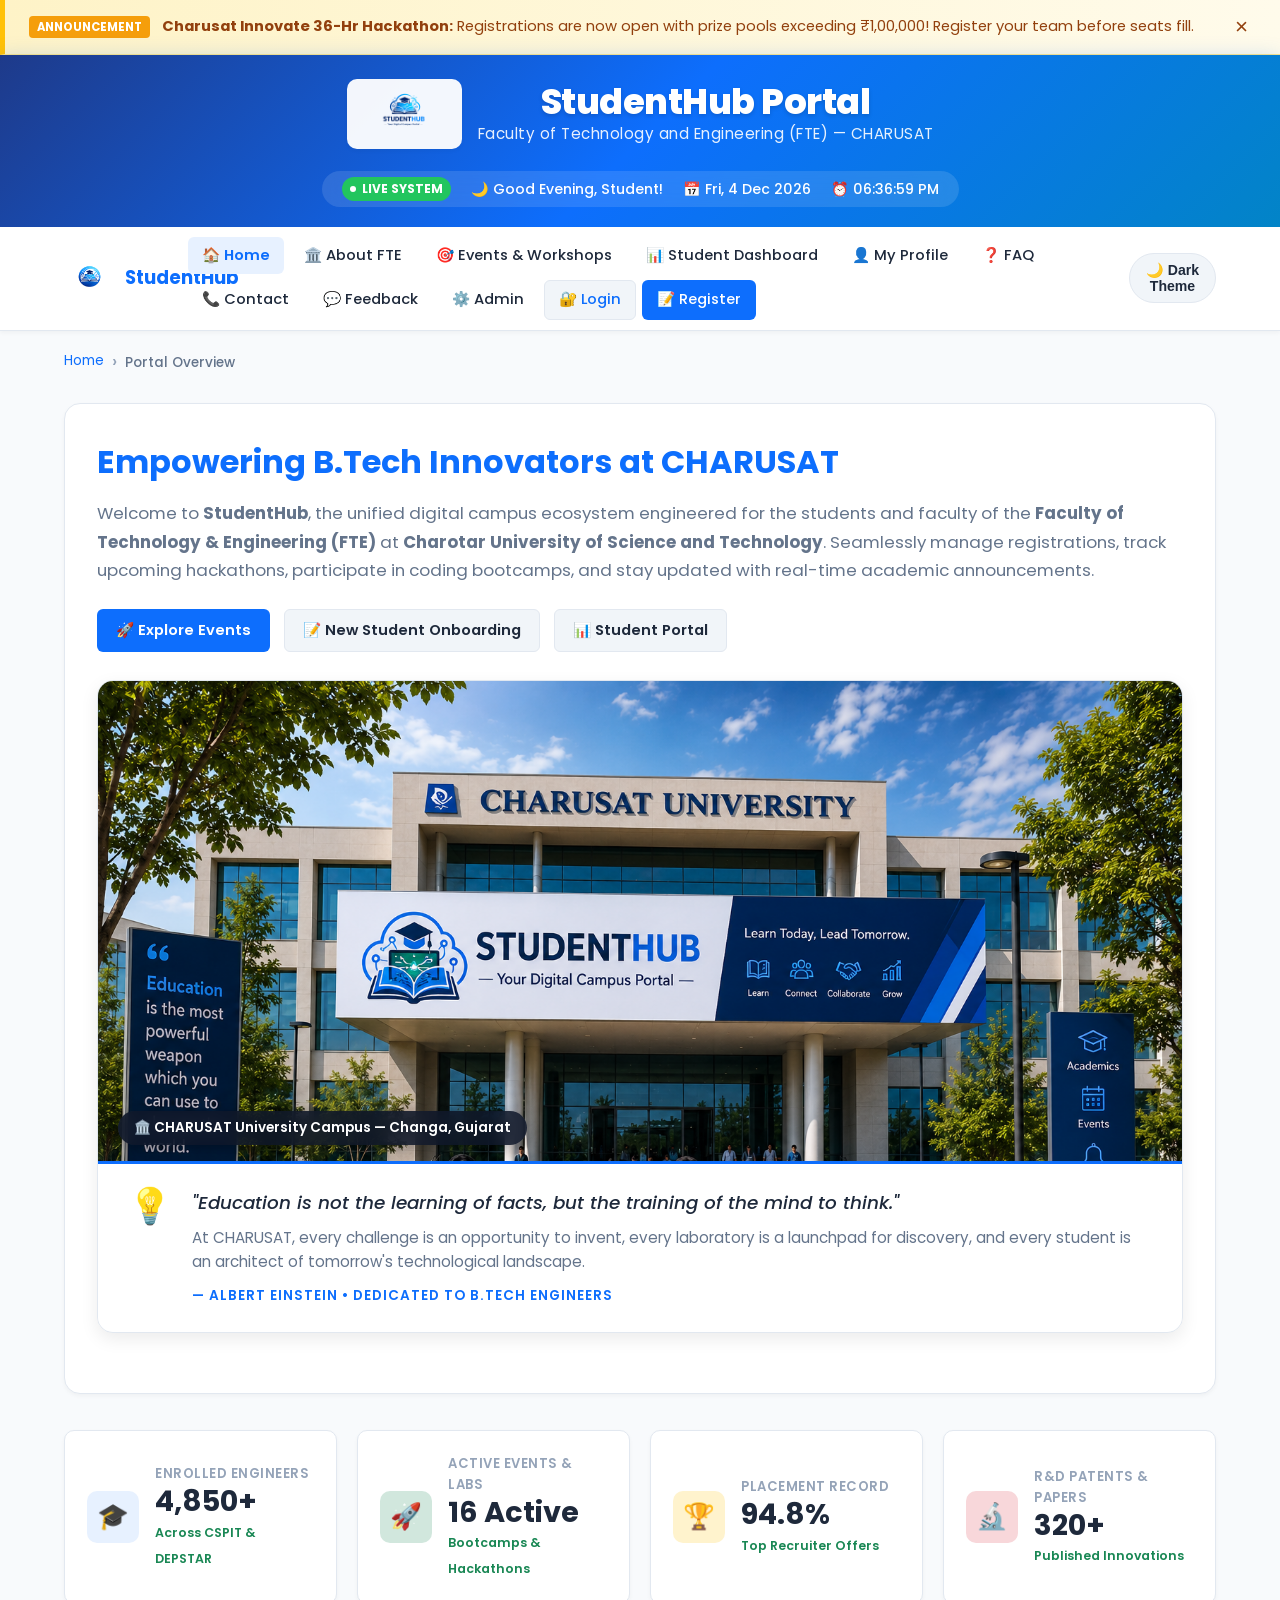
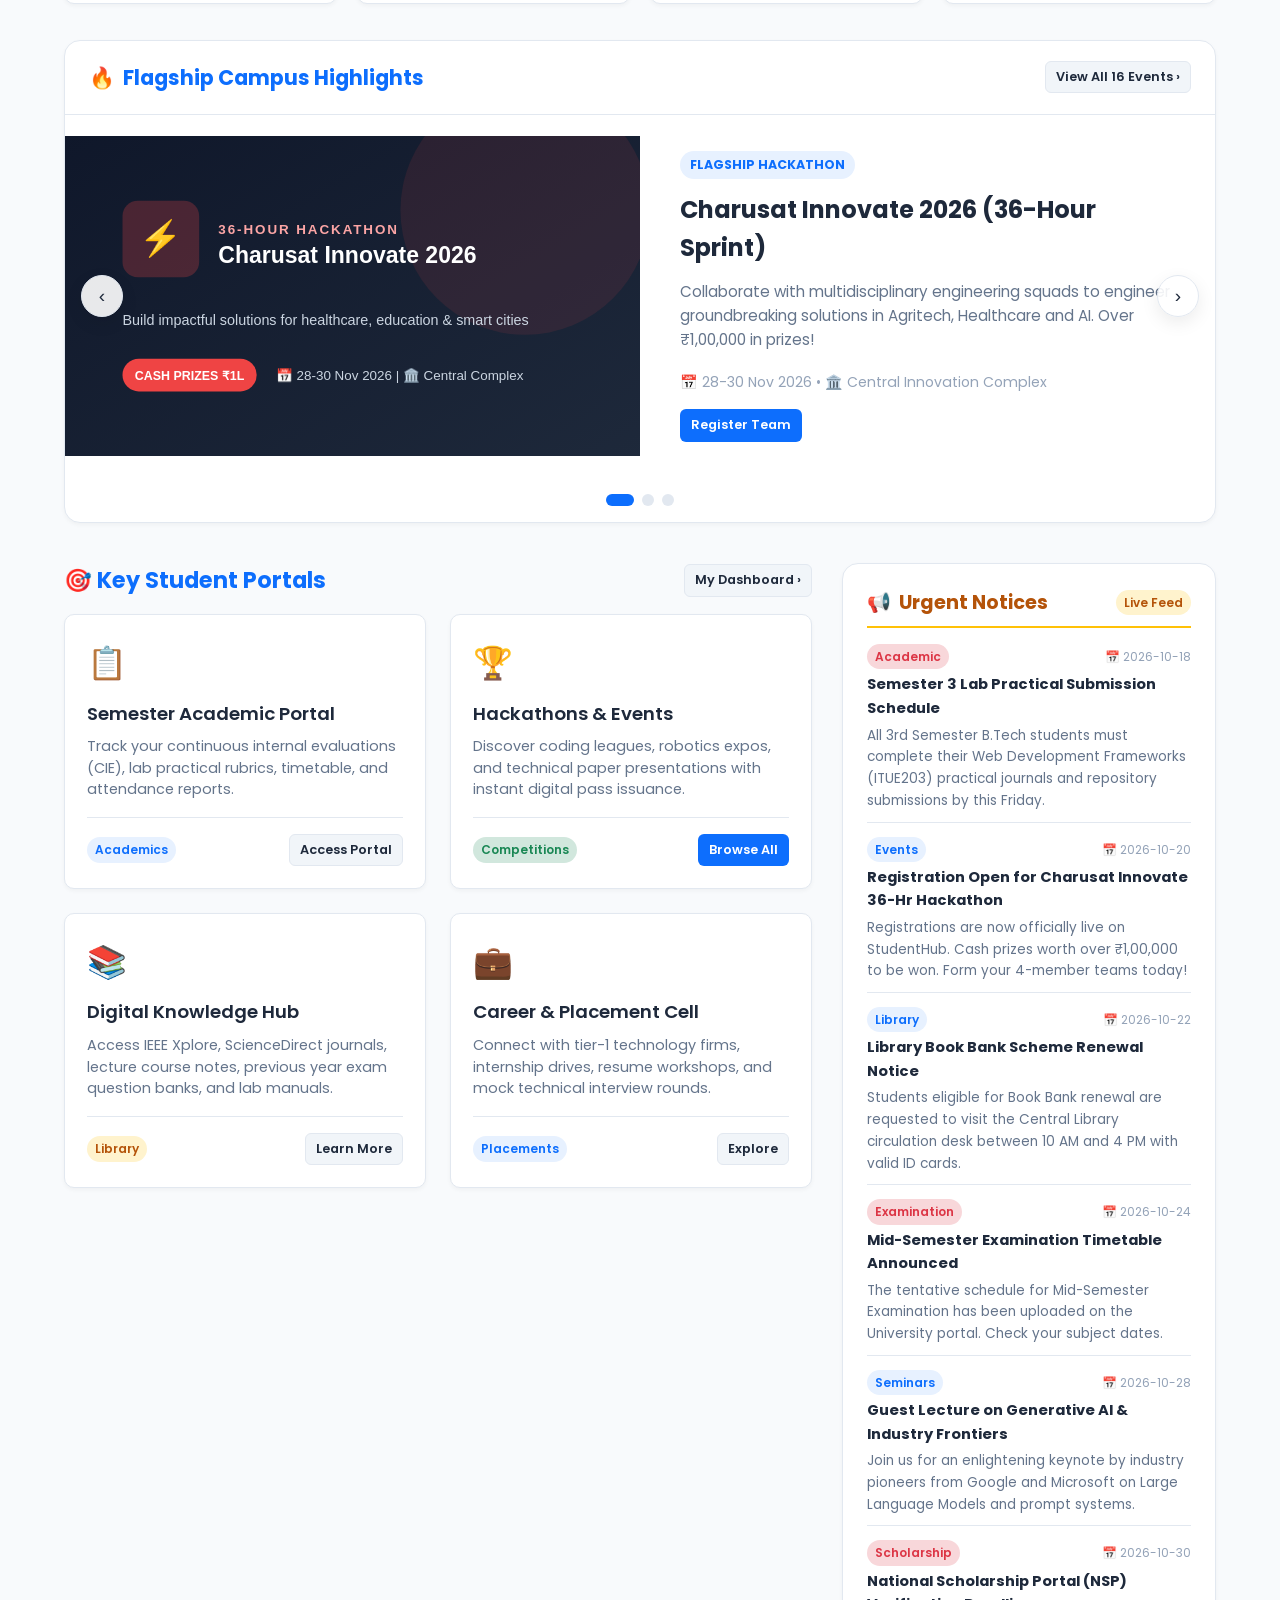
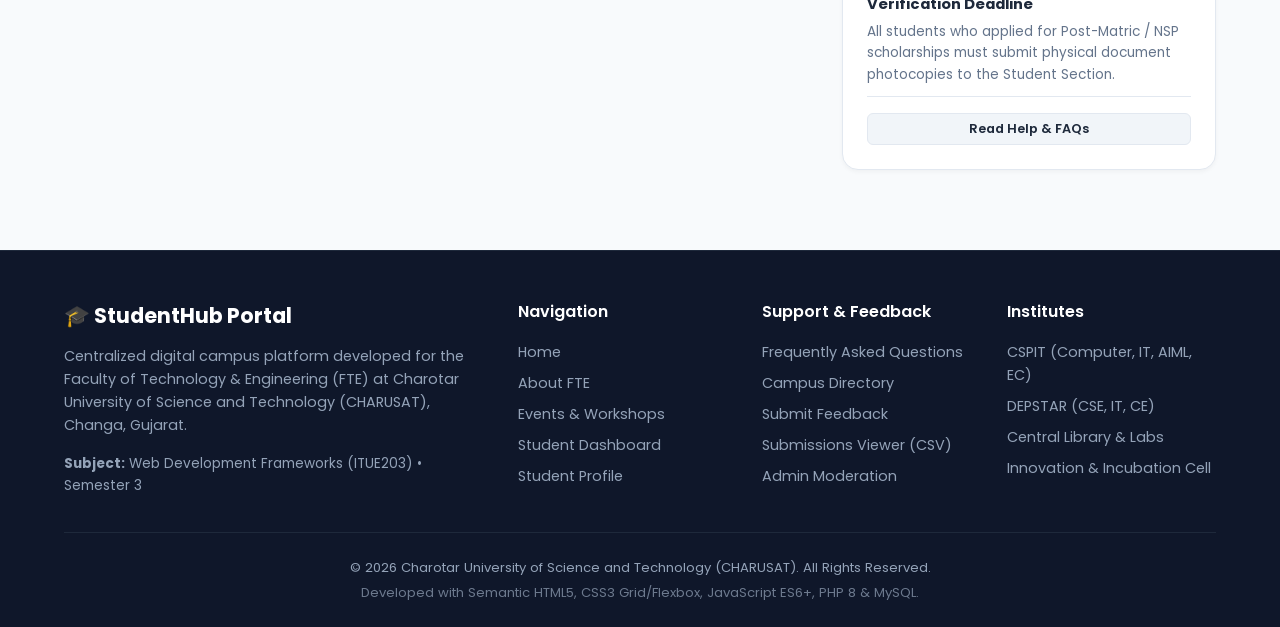
<file: index.html>
<!DOCTYPE html>
<html lang="en">
<head>
    <meta charset="UTF-8">
    <meta http-equiv="refresh" content="0; url=pages/index.html">
    <title>Redirecting to StudentHub...</title>
    <script>
        window.location.href = "pages/index.html";
    </script>
</head>
<body style="font-family: sans-serif; text-align: center; padding: 50px;">
    <h2>Welcome to StudentHub Portal</h2>
    <p>Redirecting to portal homepage... <a href="pages/index.html">Click here if not redirected automatically</a>.</p>
</body>
</html>
</file>
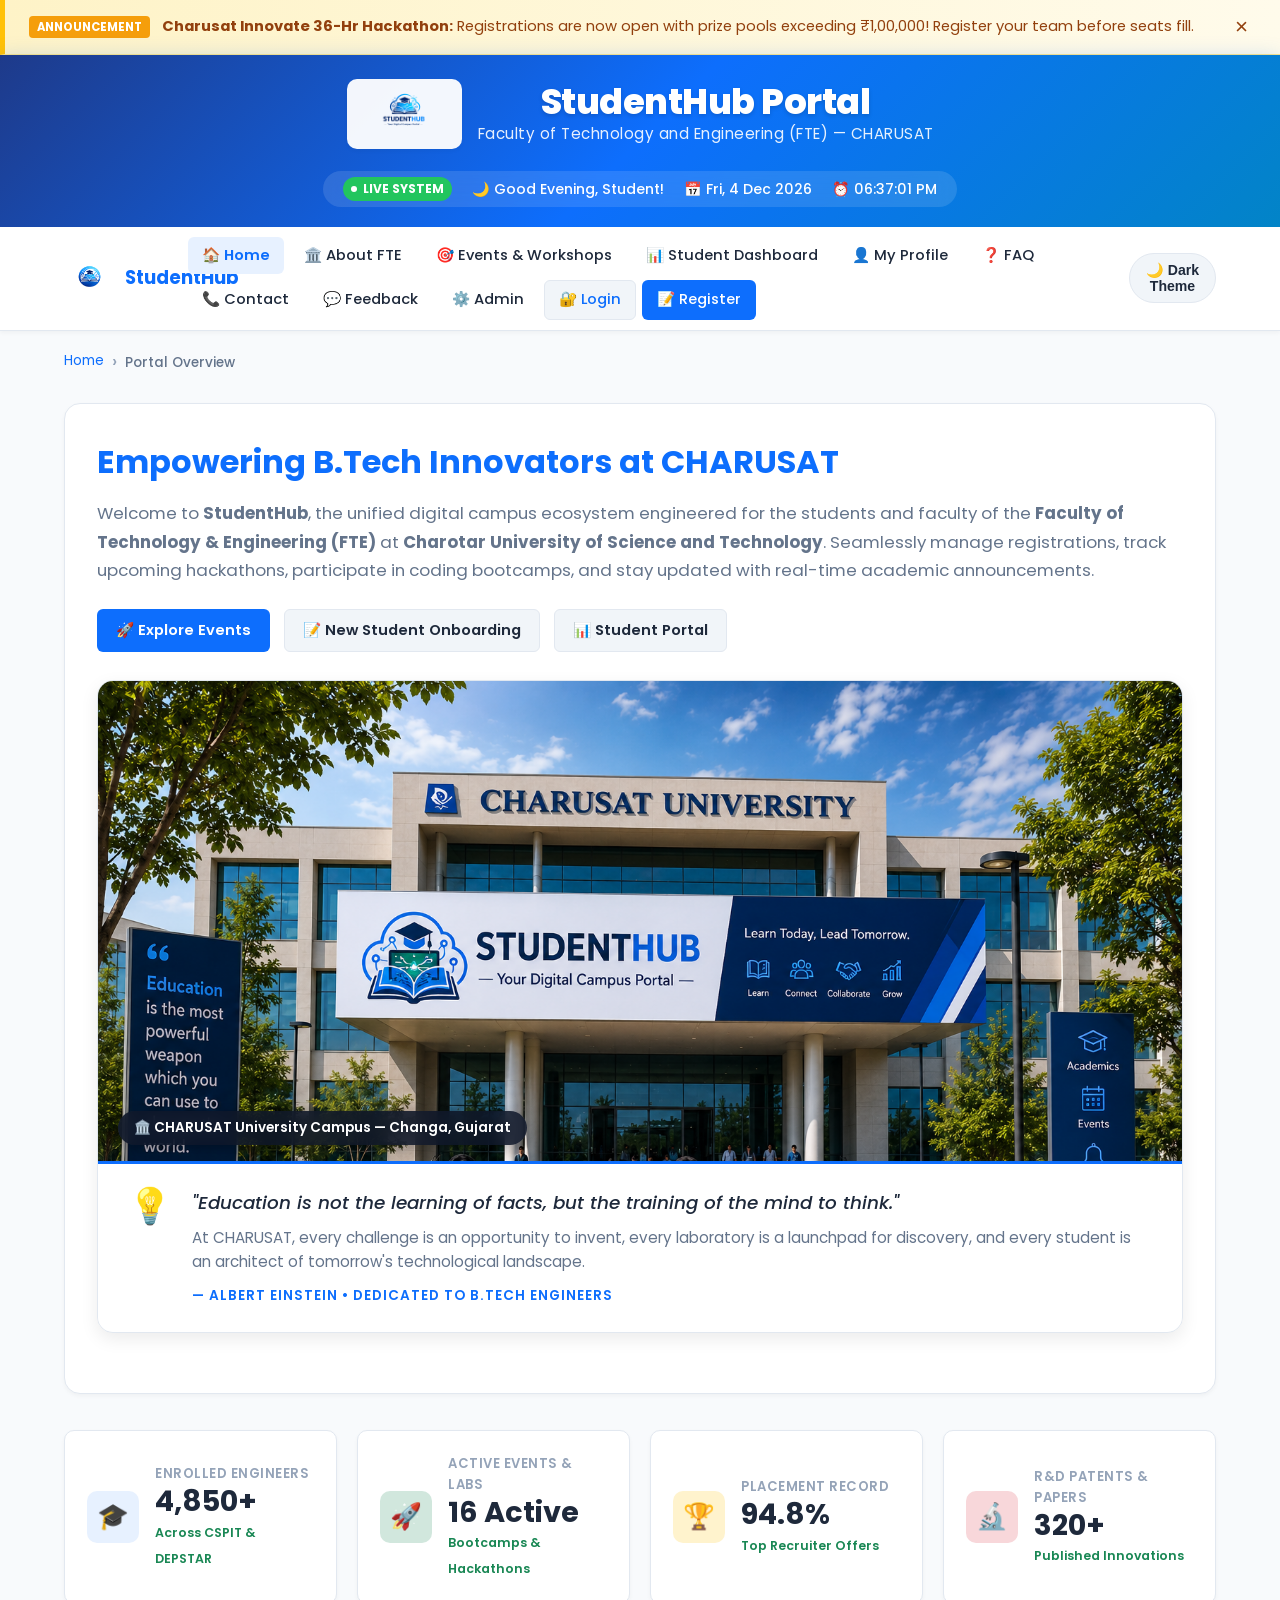
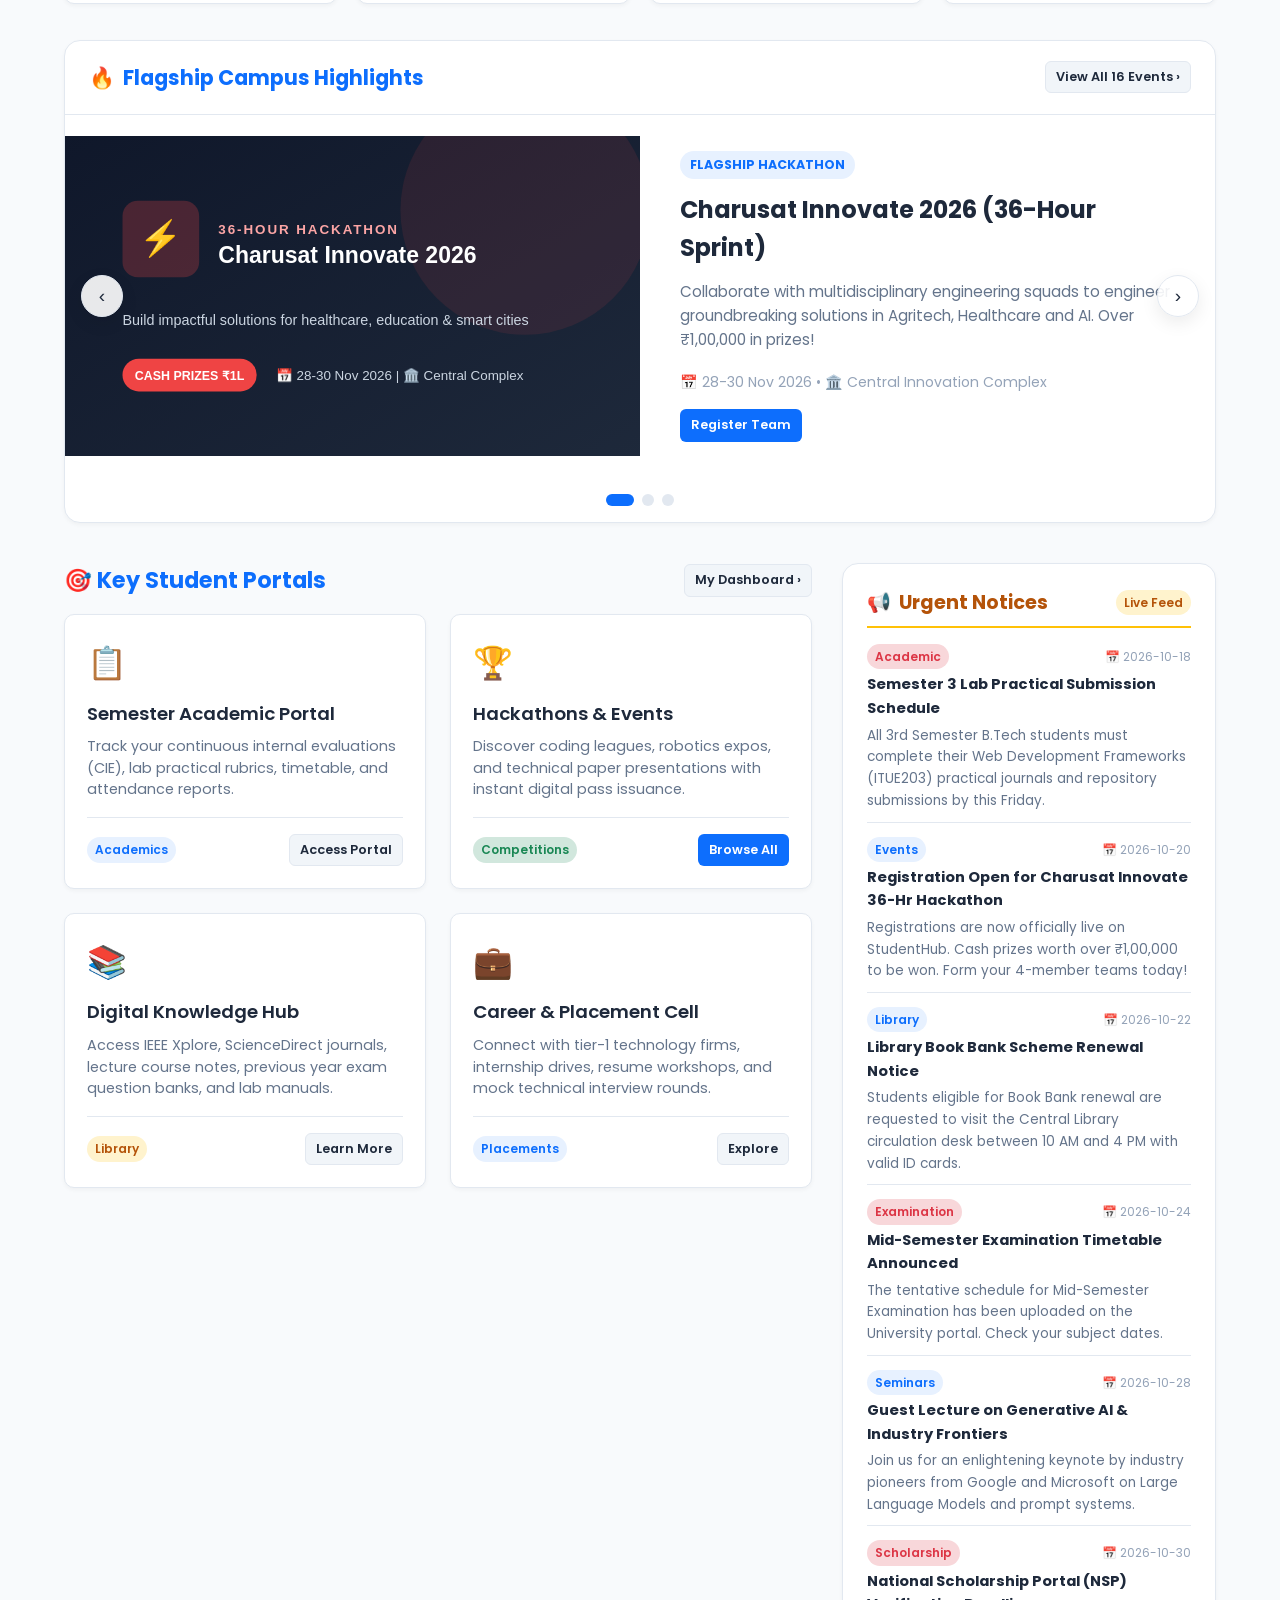
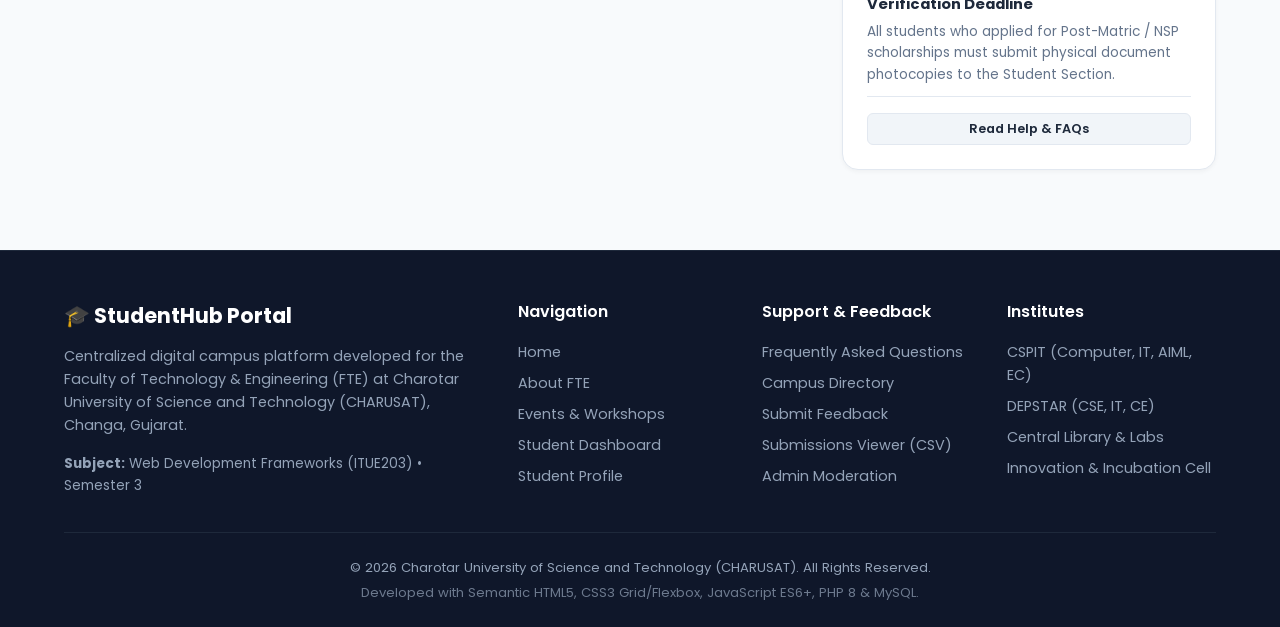
<file: pages/index.html>
<!DOCTYPE html>
<html lang="en">
<head>
    <meta charset="UTF-8">
    <meta name="viewport" content="width=device-width, initial-scale=1.0">
    <meta name="description" content="StudentHub - Centralized Digital Campus Portal for Charotar University of Science and Technology (CHARUSAT) FTE Students.">
    <title>StudentHub - Digital Campus Portal | CHARUSAT FTE</title>
    <link rel="icon" type="image/png" href="../images/favStudentIcon.png">
    <link rel="stylesheet" href="../css/style.css">
</head>
<body>

    <!-- Accessible Skip Link (Practical 2 Advanced) -->
    <a href="#mainContent" class="skip-link">Skip to main content</a>

    <!-- Top Announcement Banner (Practical 4) -->
    <div id="notification" role="region" aria-label="Campus Announcement">
        <div class="notification-content">
            <span class="notification-badge">ANNOUNCEMENT</span>
            <p><strong>Charusat Innovate 36-Hr Hackathon:</strong> Registrations are now open with prize pools exceeding ₹1,00,000! Register your team before seats fill.</p>
        </div>
        <button id="closeNotification" aria-label="Dismiss Announcement">&times;</button>
    </div>

    <!-- Header & Live Status Bar (Practical 2 & 4) -->
    <header role="banner">
        <div class="header-top">
            <img src="../images/StudentHubLogo.png" alt="StudentHub Official Portal Logo" class="header-logo">
            <div class="header-brand">
                <h1>StudentHub Portal</h1>
                <p class="tagline">Faculty of Technology and Engineering (FTE) — CHARUSAT</p>
            </div>
        </div>
        <div class="header-meta">
            <span class="live-badge">Live System</span>
            <span id="greeting">👋 Welcome, Engineer!</span>
            <span id="date">📅 Loading Date...</span>
            <span id="clock">⏰ 00:00:00 AM</span>
        </div>
    </header>

    <!-- Navigation Bar (Practical 2, 3, 4) -->
    <nav class="main-nav" role="navigation" aria-label="Main Navigation">
        <div class="nav-brand">
            <img src="../images/favStudentIcon.png" alt="StudentHub Icon">
            <span>StudentHub</span>
        </div>
        <button class="hamburger-btn" id="hamburgerBtn" aria-label="Toggle navigation menu" aria-expanded="false">☰</button>
        <ul class="nav-links" id="navLinks">
            <li><a href="index.html" class="active">🏠 Home</a></li>
            <li><a href="about.html">🏛️ About FTE</a></li>
            <li><a href="events.html">🎯 Events &amp; Workshops</a></li>
            <li><a href="dashboard.html">📊 Student Dashboard</a></li>
            <li><a href="profile.html">👤 My Profile</a></li>
            <li><a href="faq.html">❓ FAQ</a></li>
            <li><a href="contact.html">📞 Contact</a></li>
            <li><a href="feedback.html">💬 Feedback</a></li>
            <li><a href="admin.html">⚙️ Admin</a></li>
            <li><a href="login.html" class="btn btn-secondary btn-sm" style="color: var(--primary);">🔐 Login</a></li>
            <li><a href="register.html" class="btn btn-primary btn-sm" style="color: #fff;">📝 Register</a></li>
        </ul>
        <div class="nav-actions">
            <button id="themeBtn" class="theme-toggle-btn" aria-label="Toggle theme">🌙 Dark Theme</button>
        </div>
    </nav>

    <!-- Accessible Breadcrumb Navigation -->
    <nav class="breadcrumb-container" aria-label="Breadcrumb">
        <ol class="breadcrumb">
            <li><a href="index.html">Home</a></li>
            <li class="active" aria-current="page">Portal Overview</li>
        </ol>
    </nav>

    <!-- Main Content -->
    <main id="mainContent" role="main">

        <!-- Welcome Hero Section -->
        <section class="hero-section">
            <div class="hero-content">
                <h2>Empowering B.Tech Innovators at CHARUSAT</h2>
                <p class="hero-lead">
                    Welcome to <strong>StudentHub</strong>, the unified digital campus ecosystem engineered for the 
                    students and faculty of the <strong>Faculty of Technology &amp; Engineering (FTE)</strong> at 
                    <strong>Charotar University of Science and Technology</strong>. Seamlessly manage registrations, 
                    track upcoming hackathons, participate in coding bootcamps, and stay updated with real-time academic announcements.
                </p>
                <div style="display: flex; gap: 14px; flex-wrap: wrap;">
                    <a href="events.html" class="btn btn-primary">🚀 Explore Events</a>
                    <a href="register.html" class="btn btn-secondary">📝 New Student Onboarding</a>
                    <a href="dashboard.html" class="btn btn-secondary">📊 Student Portal</a>
                </div>
            </div>

            <!-- Campus Image & Thought Card (Requested by User) -->
            <figure class="campus-showcase">
                <div class="campus-image-wrapper">
                    <img src="../images/campus.png" alt="CHARUSAT University Campus Panoramic View, Changa">
                    <div class="campus-overlay-badge">
                        <span>🏛️ CHARUSAT University Campus — Changa, Gujarat</span>
                    </div>
                </div>
                <div class="thought-card">
                    <div class="thought-icon">💡</div>
                    <div class="thought-body">
                        <blockquote>
                            "Education is not the learning of facts, but the training of the mind to think."
                        </blockquote>
                        <p class="thought-sub">
                            At CHARUSAT, every challenge is an opportunity to invent, every laboratory is a launchpad for discovery, 
                            and every student is an architect of tomorrow's technological landscape.
                        </p>
                        <cite>— Albert Einstein &bull; Dedicated to B.Tech Engineers</cite>
                    </div>
                </div>
            </figure>
        </section>

        <!-- Dynamic Quick Stats Grid (Practical 3 & 14) -->
        <section class="metrics-grid" aria-label="Campus Statistics">
            <div class="metric-card">
                <div class="metric-icon">🎓</div>
                <div class="metric-info">
                    <h4>Enrolled Engineers</h4>
                    <div class="metric-number">4,850+</div>
                    <span class="metric-trend">Across CSPIT &amp; DEPSTAR</span>
                </div>
            </div>
            <div class="metric-card success">
                <div class="metric-icon">🚀</div>
                <div class="metric-info">
                    <h4>Active Events &amp; Labs</h4>
                    <div class="metric-number">16 Active</div>
                    <span class="metric-trend">Bootcamps &amp; Hackathons</span>
                </div>
            </div>
            <div class="metric-card warning">
                <div class="metric-icon">🏆</div>
                <div class="metric-info">
                    <h4>Placement Record</h4>
                    <div class="metric-number">94.8%</div>
                    <span class="metric-trend">Top Recruiter Offers</span>
                </div>
            </div>
            <div class="metric-card danger">
                <div class="metric-icon">🔬</div>
                <div class="metric-info">
                    <h4>R&amp;D Patents &amp; Papers</h4>
                    <div class="metric-number">320+</div>
                    <span class="metric-trend">Published Innovations</span>
                </div>
            </div>
        </section>

        <!-- Featured Events Slider / Carousel (Practical 4) -->
        <section class="carousel-container" aria-label="Featured Technical Events">
            <div class="carousel-header">
                <h3><span>🔥</span> Flagship Campus Highlights</h3>
                <a href="events.html" class="btn btn-secondary btn-sm">View All 16 Events ›</a>
            </div>
            <div class="carousel-track-wrapper">
                <div class="carousel-track" id="carouselTrack">
                    <!-- Slide 1 -->
                    <div class="carousel-slide">
                        <div class="carousel-slide-image">
                            <img src="../images/event-hackathon.svg" alt="Charusat Innovate 36-Hour Hackathon">
                        </div>
                        <div class="carousel-slide-content">
                            <span class="tag">FLAGSHIP HACKATHON</span>
                            <h4>Charusat Innovate 2026 (36-Hour Sprint)</h4>
                            <p>Collaborate with multidisciplinary engineering squads to engineer groundbreaking solutions in Agritech, Healthcare and AI. Over ₹1,00,000 in prizes!</p>
                            <div style="margin-bottom: 16px; font-size: 0.88rem; color: var(--text-muted);">
                                📅 28-30 Nov 2026 &bull; 🏛️ Central Innovation Complex
                            </div>
                            <a href="events.html" class="btn btn-primary btn-sm">Register Team</a>
                        </div>
                    </div>
                    <!-- Slide 2 -->
                    <div class="carousel-slide">
                        <div class="carousel-slide-image">
                            <img src="../images/event-web.svg" alt="Web Dev & Cloud Bootcamp">
                        </div>
                        <div class="carousel-slide-content">
                            <span class="tag">TECHNICAL WORKSHOP</span>
                            <h4>Full-Stack Web Dev &amp; Cloud Bootcamp</h4>
                            <p>Master modern frontend frameworks, PHP 8 backend APIs, MySQL databases, and cloud deployment pipelines with hands-on lab sessions.</p>
                            <div style="margin-bottom: 16px; font-size: 0.88rem; color: var(--text-muted);">
                                📅 25 Oct 2026 &bull; 🏛️ CSPIT Seminar Hall 1
                            </div>
                            <a href="events.html" class="btn btn-primary btn-sm">Join Bootcamp</a>
                        </div>
                    </div>
                    <!-- Slide 3 -->
                    <div class="carousel-slide">
                        <div class="carousel-slide-image">
                            <img src="../images/event-ai.svg" alt="AI & Deep Learning Summit">
                        </div>
                        <div class="carousel-slide-content">
                            <span class="tag">AI &amp; ML SUMMIT</span>
                            <h4>Generative AI &amp; LLM Engineering Summit</h4>
                            <p>Hands-on exploration of transformer architectures, prompt orchestration, computer vision pipelines, and deploying edge AI models.</p>
                            <div style="margin-bottom: 16px; font-size: 0.88rem; color: var(--text-muted);">
                                📅 12 Nov 2026 &bull; 🏛️ FTE Central Auditorium
                            </div>
                            <a href="events.html" class="btn btn-primary btn-sm">Reserve Seat</a>
                        </div>
                    </div>
                </div>
                <div class="carousel-controls">
                    <button class="carousel-btn" id="carouselPrev" aria-label="Previous Slide">‹</button>
                    <button class="carousel-btn" id="carouselNext" aria-label="Next Slide">›</button>
                </div>
            </div>
            <div class="carousel-indicators" id="carouselIndicators"></div>
        </section>

        <!-- Two Column Layout: Latest Notices & Quick Academic Services -->
        <div style="display: grid; grid-template-columns: 2fr 1fr; gap: 30px; margin-bottom: 40px;" class="split-section">
            <!-- Left: Featured Cards -->
            <section>
                <div style="display: flex; justify-content: space-between; align-items: center; margin-bottom: 16px;">
                    <h3 style="font-size: 1.4rem; color: var(--primary);">🎯 Key Student Portals</h3>
                    <a href="dashboard.html" class="btn btn-secondary btn-sm">My Dashboard ›</a>
                </div>
                <div class="cards-grid" style="margin-top: 0;">
                    <div class="card">
                        <div class="card-body">
                            <div style="font-size: 2rem; margin-bottom: 10px;">📋</div>
                            <h3>Semester Academic Portal</h3>
                            <p>Track your continuous internal evaluations (CIE), lab practical rubrics, timetable, and attendance reports.</p>
                            <div class="card-footer">
                                <span class="badge badge-primary">Academics</span>
                                <a href="dashboard.html" class="btn btn-secondary btn-sm">Access Portal</a>
                            </div>
                        </div>
                    </div>
                    <div class="card">
                        <div class="card-body">
                            <div style="font-size: 2rem; margin-bottom: 10px;">🏆</div>
                            <h3>Hackathons &amp; Events</h3>
                            <p>Discover coding leagues, robotics expos, and technical paper presentations with instant digital pass issuance.</p>
                            <div class="card-footer">
                                <span class="badge badge-success">Competitions</span>
                                <a href="events.html" class="btn btn-primary btn-sm">Browse All</a>
                            </div>
                        </div>
                    </div>
                    <div class="card">
                        <div class="card-body">
                            <div style="font-size: 2rem; margin-bottom: 10px;">📚</div>
                            <h3>Digital Knowledge Hub</h3>
                            <p>Access IEEE Xplore, ScienceDirect journals, lecture course notes, previous year exam question banks, and lab manuals.</p>
                            <div class="card-footer">
                                <span class="badge badge-warning">Library</span>
                                <a href="faq.html" class="btn btn-secondary btn-sm">Learn More</a>
                            </div>
                        </div>
                    </div>
                    <div class="card">
                        <div class="card-body">
                            <div style="font-size: 2rem; margin-bottom: 10px;">💼</div>
                            <h3>Career &amp; Placement Cell</h3>
                            <p>Connect with tier-1 technology firms, internship drives, resume workshops, and mock technical interview rounds.</p>
                            <div class="card-footer">
                                <span class="badge badge-primary">Placements</span>
                                <a href="about.html" class="btn btn-secondary btn-sm">Explore</a>
                            </div>
                        </div>
                    </div>
                </div>
            </section>

            <!-- Right: Aside Notices (Practical 2 Semantic HTML) -->
            <aside style="background: var(--surface); border: 1px solid var(--border); border-radius: var(--radius-lg); padding: 24px; box-shadow: var(--shadow-sm);" aria-label="Official Notices">
                <div style="display: flex; justify-content: space-between; align-items: center; margin-bottom: 16px; border-bottom: 2px solid var(--warning); padding-bottom: 8px;">
                    <h3 style="font-size: 1.2rem; color: #b45309; display: flex; align-items: center; gap: 8px;">
                        <span>📢</span> Urgent Notices
                    </h3>
                    <span class="badge badge-warning">Live Feed</span>
                </div>
                <ul id="noticesContainer" style="list-style: none;">
                    <!-- Dynamically populated from notices.json -->
                    <li style="margin-bottom: 14px; border-bottom: 1px solid var(--border); padding-bottom: 10px;">
                        <span class="badge badge-danger">Academic</span>
                        <h5 style="margin-top: 4px;">Web Development Practical Submissions</h5>
                        <p style="font-size: 0.85rem; color: var(--text-secondary);">Submit ITUE203 practical file and repository by this Friday.</p>
                    </li>
                    <li style="margin-bottom: 14px; border-bottom: 1px solid var(--border); padding-bottom: 10px;">
                        <span class="badge badge-primary">Events</span>
                        <h5 style="margin-top: 4px;">Charusat Innovate Hackathon 2026</h5>
                        <p style="font-size: 0.85rem; color: var(--text-secondary);">Team registrations are now officially live on StudentHub.</p>
                    </li>
                </ul>
                <div style="margin-top: 16px;">
                    <a href="faq.html" class="btn btn-secondary btn-sm btn-block">Read Help &amp; FAQs</a>
                </div>
            </aside>
        </div>

    </main>

    <!-- Footer (Practical 2) -->
    <footer role="contentinfo">
        <div class="footer-grid">
            <div class="footer-brand">
                <h4>🎓 StudentHub Portal</h4>
                <p>
                    Centralized digital campus platform developed for the Faculty of Technology &amp; Engineering (FTE) 
                    at Charotar University of Science and Technology (CHARUSAT), Changa, Gujarat.
                </p>
                <div style="font-size: 0.85rem; color: #94a3b8;">
                    <strong>Subject:</strong> Web Development Frameworks (ITUE203) &bull; Semester 3
                </div>
            </div>
            <div class="footer-col">
                <h5>Navigation</h5>
                <ul>
                    <li><a href="index.html">Home</a></li>
                    <li><a href="about.html">About FTE</a></li>
                    <li><a href="events.html">Events &amp; Workshops</a></li>
                    <li><a href="dashboard.html">Student Dashboard</a></li>
                    <li><a href="profile.html">Student Profile</a></li>
                </ul>
            </div>
            <div class="footer-col">
                <h5>Support &amp; Feedback</h5>
                <ul>
                    <li><a href="faq.html">Frequently Asked Questions</a></li>
                    <li><a href="contact.html">Campus Directory</a></li>
                    <li><a href="feedback.html">Submit Feedback</a></li>
                    <li><a href="submissions.html">Submissions Viewer (CSV)</a></li>
                    <li><a href="admin.html">Admin Moderation</a></li>
                </ul>
            </div>
            <div class="footer-col">
                <h5>Institutes</h5>
                <ul>
                    <li>CSPIT (Computer, IT, AIML, EC)</li>
                    <li>DEPSTAR (CSE, IT, CE)</li>
                    <li>Central Library &amp; Labs</li>
                    <li>Innovation &amp; Incubation Cell</li>
                </ul>
            </div>
        </div>
        <div class="footer-bottom">
            <p>&copy; 2026 Charotar University of Science and Technology (CHARUSAT). All Rights Reserved.</p>
            <p style="margin-top: 4px; opacity: 0.7;">Developed with Semantic HTML5, CSS3 Grid/Flexbox, JavaScript ES6+, PHP 8 &amp; MySQL.</p>
        </div>
    </footer>

    <!-- Core Scripts -->
    <script src="../js/script.js"></script>
    <script src="../js/render-data.js"></script>
</body>
</html>
</file>
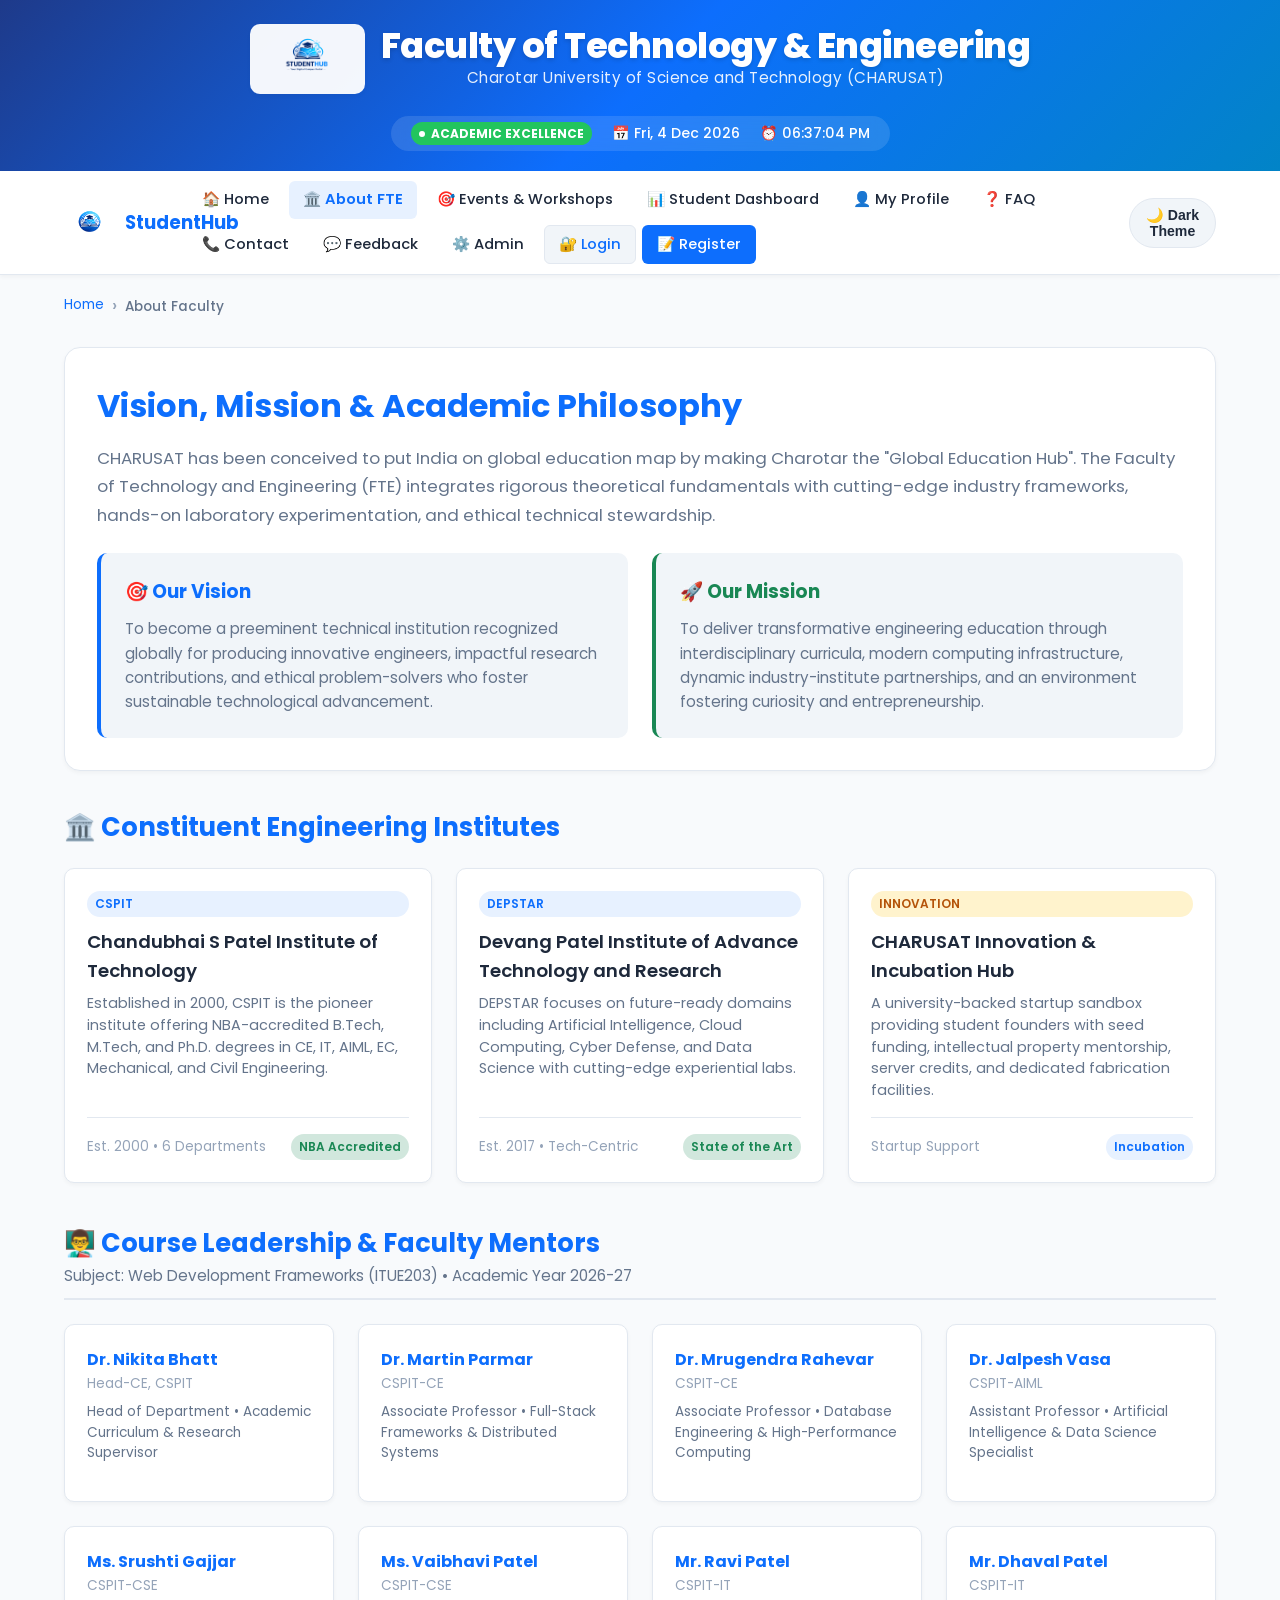
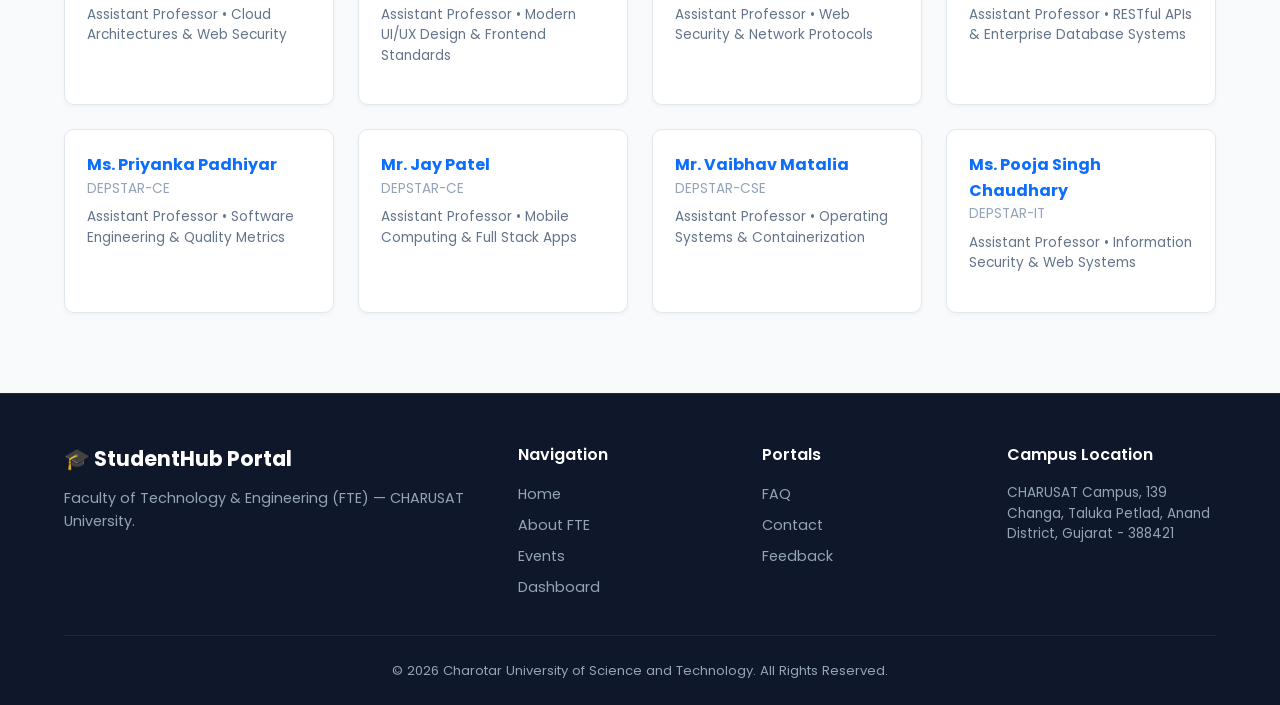
<file: pages/about.html>
<!DOCTYPE html>
<html lang="en">
<head>
    <meta charset="UTF-8">
    <meta name="viewport" content="width=device-width, initial-scale=1.0">
    <meta name="description" content="About FTE - Charotar University of Science and Technology (CHARUSAT)">
    <title>About FTE - StudentHub Portal</title>
    <link rel="icon" type="image/png" href="../images/favStudentIcon.png">
    <link rel="stylesheet" href="../css/style.css">
</head>
<body>
    <a href="#mainContent" class="skip-link">Skip to main content</a>

    <!-- Header -->
    <header role="banner">
        <div class="header-top">
            <img src="../images/StudentHubLogo.png" alt="StudentHub Official Portal Logo" class="header-logo">
            <div class="header-brand">
                <h1>Faculty of Technology &amp; Engineering</h1>
                <p class="tagline">Charotar University of Science and Technology (CHARUSAT)</p>
            </div>
        </div>
        <div class="header-meta">
            <span class="live-badge">Academic Excellence</span>
            <span id="date">📅 Date</span>
            <span id="clock">⏰ Clock</span>
        </div>
    </header>

    <!-- Navigation -->
    <nav class="main-nav" role="navigation" aria-label="Main Navigation">
        <div class="nav-brand">
            <img src="../images/favStudentIcon.png" alt="StudentHub Icon">
            <span>StudentHub</span>
        </div>
        <button class="hamburger-btn" id="hamburgerBtn" aria-label="Toggle navigation menu" aria-expanded="false">☰</button>
        <ul class="nav-links" id="navLinks">
            <li><a href="index.html">🏠 Home</a></li>
            <li><a href="about.html" class="active">🏛️ About FTE</a></li>
            <li><a href="events.html">🎯 Events &amp; Workshops</a></li>
            <li><a href="dashboard.html">📊 Student Dashboard</a></li>
            <li><a href="profile.html">👤 My Profile</a></li>
            <li><a href="faq.html">❓ FAQ</a></li>
            <li><a href="contact.html">📞 Contact</a></li>
            <li><a href="feedback.html">💬 Feedback</a></li>
            <li><a href="admin.html">⚙️ Admin</a></li>
            <li><a href="login.html" class="btn btn-secondary btn-sm" style="color: var(--primary);">🔐 Login</a></li>
            <li><a href="register.html" class="btn btn-primary btn-sm" style="color: #fff;">📝 Register</a></li>
        </ul>
        <div class="nav-actions">
            <button id="themeBtn" class="theme-toggle-btn" aria-label="Toggle theme">🌙 Dark Theme</button>
        </div>
    </nav>

    <!-- Breadcrumb -->
    <nav class="breadcrumb-container" aria-label="Breadcrumb">
        <ol class="breadcrumb">
            <li><a href="index.html">Home</a></li>
            <li class="active" aria-current="page">About Faculty</li>
        </ol>
    </nav>

    <!-- Main Content -->
    <main id="mainContent" role="main">

        <!-- Vision and Mission Section -->
        <section class="hero-section">
            <div class="hero-content">
                <h2>Vision, Mission &amp; Academic Philosophy</h2>
                <p class="hero-lead">
                    CHARUSAT has been conceived to put India on global education map by making Charotar the 
                    "Global Education Hub". The Faculty of Technology and Engineering (FTE) integrates rigorous 
                    theoretical fundamentals with cutting-edge industry frameworks, hands-on laboratory experimentation, 
                    and ethical technical stewardship.
                </p>
            </div>

            <div style="display: grid; grid-template-columns: repeat(auto-fit, minmax(300px, 1fr)); gap: 24px; margin-top: 24px;">
                <div style="background: var(--surface-alt); padding: 24px; border-radius: var(--radius-md); border-left: 4px solid var(--primary);">
                    <h3 style="color: var(--primary); margin-bottom: 10px;">🎯 Our Vision</h3>
                    <p style="color: var(--text-secondary); font-size: 0.95rem;">
                        To become a preeminent technical institution recognized globally for producing innovative engineers, 
                        impactful research contributions, and ethical problem-solvers who foster sustainable technological advancement.
                    </p>
                </div>
                <div style="background: var(--surface-alt); padding: 24px; border-radius: var(--radius-md); border-left: 4px solid var(--success);">
                    <h3 style="color: var(--success); margin-bottom: 10px;">🚀 Our Mission</h3>
                    <p style="color: var(--text-secondary); font-size: 0.95rem;">
                        To deliver transformative engineering education through interdisciplinary curricula, modern computing infrastructure, 
                        dynamic industry-institute partnerships, and an environment fostering curiosity and entrepreneurship.
                    </p>
                </div>
            </div>
        </section>

        <!-- Academic Departments & Institutes Section -->
        <section style="margin-bottom: 40px;">
            <h2 style="font-size: 1.6rem; color: var(--primary); margin-bottom: 20px;">🏛️ Constituent Engineering Institutes</h2>
            <div class="cards-grid">
                <article class="card">
                    <div class="card-body">
                        <span class="badge badge-primary" style="margin-bottom: 10px;">CSPIT</span>
                        <h3>Chandubhai S Patel Institute of Technology</h3>
                        <p>Established in 2000, CSPIT is the pioneer institute offering NBA-accredited B.Tech, M.Tech, and Ph.D. degrees in CE, IT, AIML, EC, Mechanical, and Civil Engineering.</p>
                        <div class="card-footer">
                            <span style="font-size: 0.85rem; color: var(--text-muted);">Est. 2000 &bull; 6 Departments</span>
                            <span class="badge badge-success">NBA Accredited</span>
                        </div>
                    </div>
                </article>
                <article class="card">
                    <div class="card-body">
                        <span class="badge badge-primary" style="margin-bottom: 10px;">DEPSTAR</span>
                        <h3>Devang Patel Institute of Advance Technology and Research</h3>
                        <p>DEPSTAR focuses on future-ready domains including Artificial Intelligence, Cloud Computing, Cyber Defense, and Data Science with cutting-edge experiential labs.</p>
                        <div class="card-footer">
                            <span style="font-size: 0.85rem; color: var(--text-muted);">Est. 2017 &bull; Tech-Centric</span>
                            <span class="badge badge-success">State of the Art</span>
                        </div>
                    </div>
                </article>
                <article class="card">
                    <div class="card-body">
                        <span class="badge badge-warning" style="margin-bottom: 10px;">INNOVATION</span>
                        <h3>CHARUSAT Innovation &amp; Incubation Hub</h3>
                        <p>A university-backed startup sandbox providing student founders with seed funding, intellectual property mentorship, server credits, and dedicated fabrication facilities.</p>
                        <div class="card-footer">
                            <span style="font-size: 0.85rem; color: var(--text-muted);">Startup Support</span>
                            <span class="badge badge-primary">Incubation</span>
                        </div>
                    </div>
                </article>
            </div>
        </section>

        <!-- Course Mentors & Faculty (From Syllabus Page 11) -->
        <section style="margin-bottom: 40px;">
            <div style="border-bottom: 2px solid var(--border); padding-bottom: 10px; margin-bottom: 24px;">
                <h2 style="font-size: 1.6rem; color: var(--primary);">👨‍🏫 Course Leadership &amp; Faculty Mentors</h2>
                <p style="color: var(--text-secondary); font-size: 0.95rem;">Subject: Web Development Frameworks (ITUE203) &bull; Academic Year 2026-27</p>
            </div>

            <div class="cards-grid" style="grid-template-columns: repeat(auto-fill, minmax(260px, 1fr));">
                <div class="card">
                    <div class="card-body">
                        <h4 style="color: var(--primary);">Dr. Nikita Bhatt</h4>
                        <div style="font-size: 0.85rem; color: var(--text-muted); margin-bottom: 8px;">Head-CE, CSPIT</div>
                        <p style="font-size: 0.85rem;">Head of Department &bull; Academic Curriculum &amp; Research Supervisor</p>
                    </div>
                </div>
                <div class="card">
                    <div class="card-body">
                        <h4 style="color: var(--primary);">Dr. Martin Parmar</h4>
                        <div style="font-size: 0.85rem; color: var(--text-muted); margin-bottom: 8px;">CSPIT-CE</div>
                        <p style="font-size: 0.85rem;">Associate Professor &bull; Full-Stack Frameworks &amp; Distributed Systems</p>
                    </div>
                </div>
                <div class="card">
                    <div class="card-body">
                        <h4 style="color: var(--primary);">Dr. Mrugendra Rahevar</h4>
                        <div style="font-size: 0.85rem; color: var(--text-muted); margin-bottom: 8px;">CSPIT-CE</div>
                        <p style="font-size: 0.85rem;">Associate Professor &bull; Database Engineering &amp; High-Performance Computing</p>
                    </div>
                </div>
                <div class="card">
                    <div class="card-body">
                        <h4 style="color: var(--primary);">Dr. Jalpesh Vasa</h4>
                        <div style="font-size: 0.85rem; color: var(--text-muted); margin-bottom: 8px;">CSPIT-AIML</div>
                        <p style="font-size: 0.85rem;">Assistant Professor &bull; Artificial Intelligence &amp; Data Science Specialist</p>
                    </div>
                </div>
                <div class="card">
                    <div class="card-body">
                        <h4 style="color: var(--primary);">Ms. Srushti Gajjar</h4>
                        <div style="font-size: 0.85rem; color: var(--text-muted); margin-bottom: 8px;">CSPIT-CSE</div>
                        <p style="font-size: 0.85rem;">Assistant Professor &bull; Cloud Architectures &amp; Web Security</p>
                    </div>
                </div>
                <div class="card">
                    <div class="card-body">
                        <h4 style="color: var(--primary);">Ms. Vaibhavi Patel</h4>
                        <div style="font-size: 0.85rem; color: var(--text-muted); margin-bottom: 8px;">CSPIT-CSE</div>
                        <p style="font-size: 0.85rem;">Assistant Professor &bull; Modern UI/UX Design &amp; Frontend Standards</p>
                    </div>
                </div>
                <div class="card">
                    <div class="card-body">
                        <h4 style="color: var(--primary);">Mr. Ravi Patel</h4>
                        <div style="font-size: 0.85rem; color: var(--text-muted); margin-bottom: 8px;">CSPIT-IT</div>
                        <p style="font-size: 0.85rem;">Assistant Professor &bull; Web Security &amp; Network Protocols</p>
                    </div>
                </div>
                <div class="card">
                    <div class="card-body">
                        <h4 style="color: var(--primary);">Mr. Dhaval Patel</h4>
                        <div style="font-size: 0.85rem; color: var(--text-muted); margin-bottom: 8px;">CSPIT-IT</div>
                        <p style="font-size: 0.85rem;">Assistant Professor &bull; RESTful APIs &amp; Enterprise Database Systems</p>
                    </div>
                </div>
                <div class="card">
                    <div class="card-body">
                        <h4 style="color: var(--primary);">Ms. Priyanka Padhiyar</h4>
                        <div style="font-size: 0.85rem; color: var(--text-muted); margin-bottom: 8px;">DEPSTAR-CE</div>
                        <p style="font-size: 0.85rem;">Assistant Professor &bull; Software Engineering &amp; Quality Metrics</p>
                    </div>
                </div>
                <div class="card">
                    <div class="card-body">
                        <h4 style="color: var(--primary);">Mr. Jay Patel</h4>
                        <div style="font-size: 0.85rem; color: var(--text-muted); margin-bottom: 8px;">DEPSTAR-CE</div>
                        <p style="font-size: 0.85rem;">Assistant Professor &bull; Mobile Computing &amp; Full Stack Apps</p>
                    </div>
                </div>
                <div class="card">
                    <div class="card-body">
                        <h4 style="color: var(--primary);">Mr. Vaibhav Matalia</h4>
                        <div style="font-size: 0.85rem; color: var(--text-muted); margin-bottom: 8px;">DEPSTAR-CSE</div>
                        <p style="font-size: 0.85rem;">Assistant Professor &bull; Operating Systems &amp; Containerization</p>
                    </div>
                </div>
                <div class="card">
                    <div class="card-body">
                        <h4 style="color: var(--primary);">Ms. Pooja Singh Chaudhary</h4>
                        <div style="font-size: 0.85rem; color: var(--text-muted); margin-bottom: 8px;">DEPSTAR-IT</div>
                        <p style="font-size: 0.85rem;">Assistant Professor &bull; Information Security &amp; Web Systems</p>
                    </div>
                </div>
            </div>
        </section>

    </main>

    <!-- Footer -->
    <footer role="contentinfo">
        <div class="footer-grid">
            <div class="footer-brand">
                <h4>🎓 StudentHub Portal</h4>
                <p>Faculty of Technology &amp; Engineering (FTE) — CHARUSAT University.</p>
            </div>
            <div class="footer-col">
                <h5>Navigation</h5>
                <ul>
                    <li><a href="index.html">Home</a></li>
                    <li><a href="about.html">About FTE</a></li>
                    <li><a href="events.html">Events</a></li>
                    <li><a href="dashboard.html">Dashboard</a></li>
                </ul>
            </div>
            <div class="footer-col">
                <h5>Portals</h5>
                <ul>
                    <li><a href="faq.html">FAQ</a></li>
                    <li><a href="contact.html">Contact</a></li>
                    <li><a href="feedback.html">Feedback</a></li>
                </ul>
            </div>
            <div class="footer-col">
                <h5>Campus Location</h5>
                <p style="font-size: 0.85rem; line-height: 1.5;">CHARUSAT Campus, 139 Changa, Taluka Petlad, Anand District, Gujarat - 388421</p>
            </div>
        </div>
        <div class="footer-bottom">
            <p>&copy; 2026 Charotar University of Science and Technology. All Rights Reserved.</p>
        </div>
    </footer>

    <script src="../js/script.js"></script>
</body>
</html>
</file>
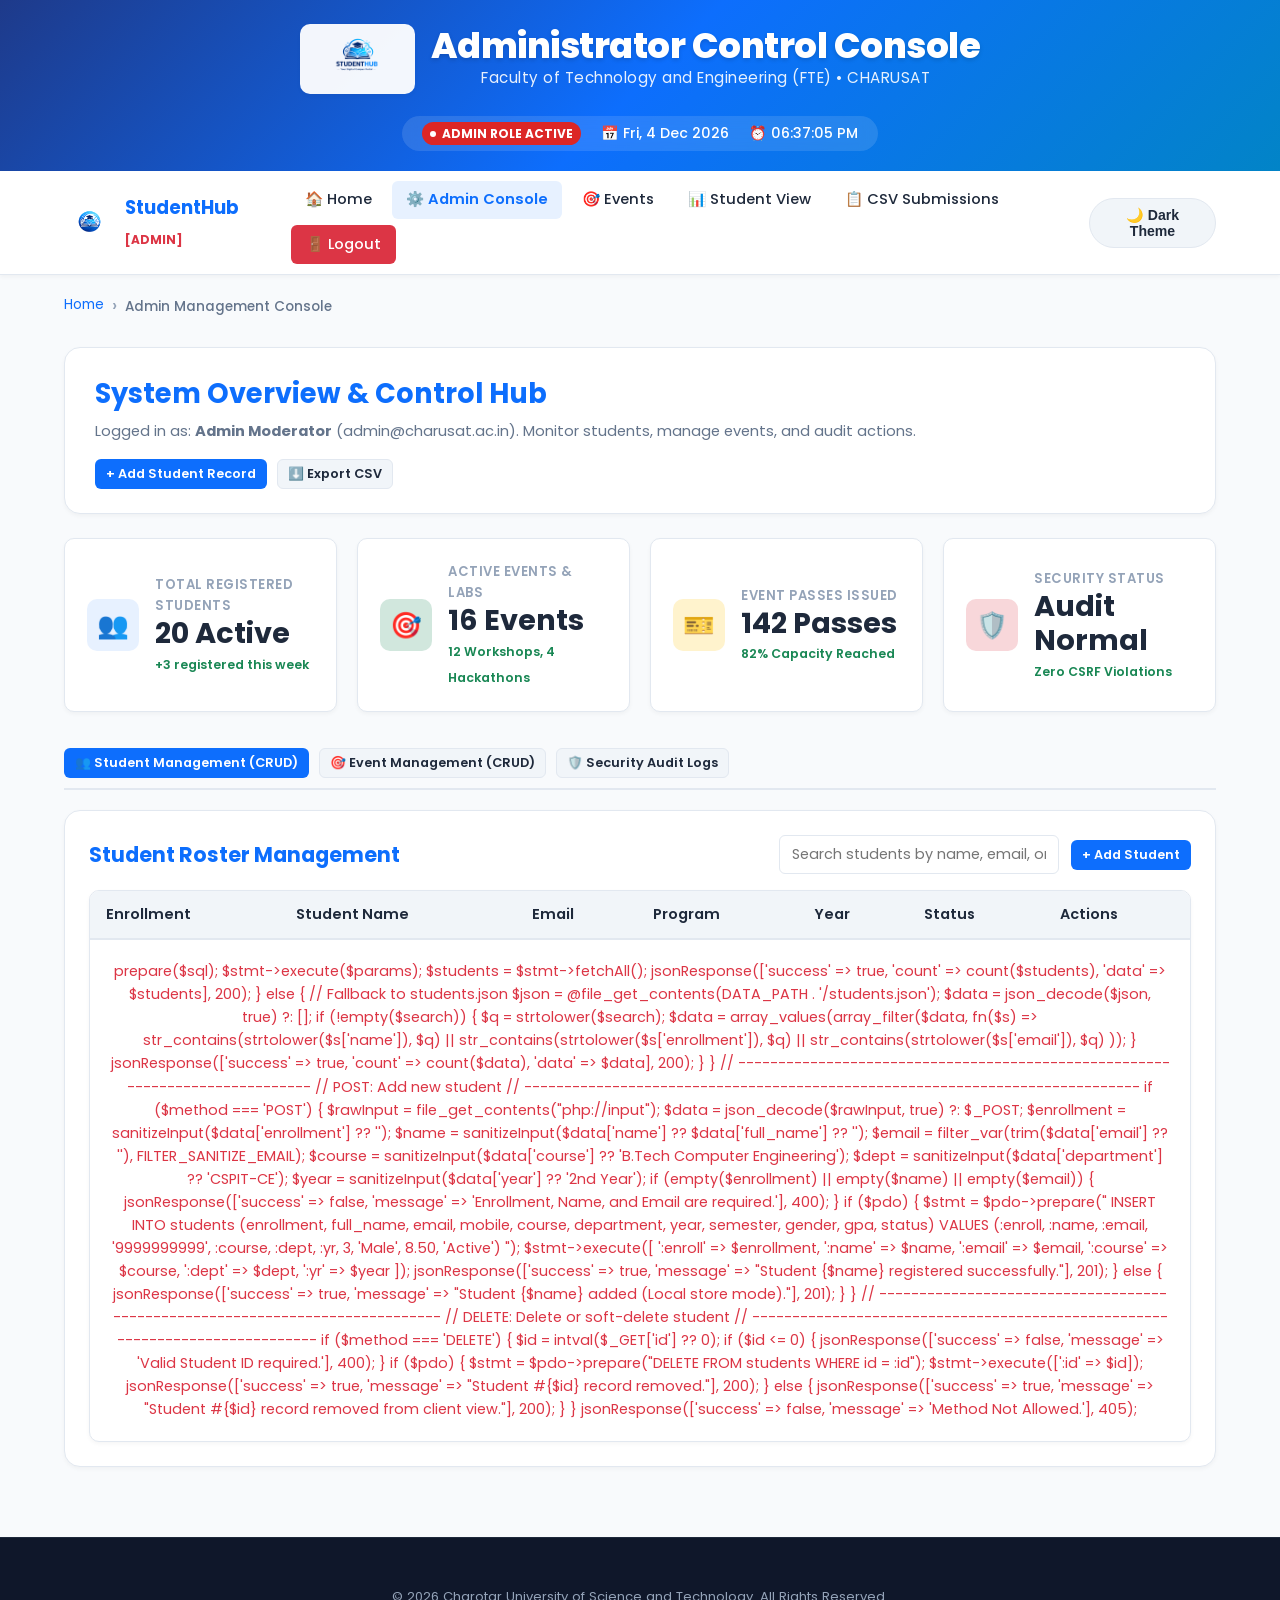
<file: pages/admin.html>
<!DOCTYPE html>
<html lang="en">
<head>
    <meta charset="UTF-8">
    <meta name="viewport" content="width=device-width, initial-scale=1.0">
    <meta name="description" content="StudentHub - Administrator Control Center and Management Console">
    <title>Admin Dashboard - StudentHub Portal</title>
    <link rel="icon" type="image/png" href="../images/favStudentIcon.png">
    <link rel="stylesheet" href="../css/style.css">
</head>
<body data-entity-type="students">
    <a href="#mainContent" class="skip-link">Skip to main content</a>

    <!-- Header -->
    <header role="banner">
        <div class="header-top">
            <img src="../images/StudentHubLogo.png" alt="StudentHub Official Portal Logo" class="header-logo">
            <div class="header-brand">
                <h1>Administrator Control Console</h1>
                <p class="tagline">Faculty of Technology and Engineering (FTE) &bull; CHARUSAT</p>
            </div>
        </div>
        <div class="header-meta">
            <span class="live-badge" style="background: #dc2626;">ADMIN ROLE ACTIVE</span>
            <span id="date">📅 Date</span>
            <span id="clock">⏰ Clock</span>
        </div>
    </header>

    <!-- Navigation (Role-Based Dynamic Menu - Practical 14) -->
    <nav class="main-nav" role="navigation" aria-label="Main Navigation">
        <div class="nav-brand">
            <img src="../images/favStudentIcon.png" alt="StudentHub Icon">
            <span>StudentHub <small style="color: var(--danger); font-size: 0.75rem;">[ADMIN]</small></span>
        </div>
        <button class="hamburger-btn" id="hamburgerBtn" aria-label="Toggle navigation menu" aria-expanded="false">☰</button>
        <ul class="nav-links" id="navLinks">
            <li><a href="index.html">🏠 Home</a></li>
            <li><a href="admin.html" class="active">⚙️ Admin Console</a></li>
            <li><a href="events.html">🎯 Events</a></li>
            <li><a href="dashboard.html">📊 Student View</a></li>
            <li><a href="submissions.html">📋 CSV Submissions</a></li>
            <li><a href="login.html" class="btn btn-danger btn-sm" style="color: #fff;">🚪 Logout</a></li>
        </ul>
        <div class="nav-actions">
            <button id="themeBtn" class="theme-toggle-btn" aria-label="Toggle theme">🌙 Dark Theme</button>
        </div>
    </nav>

    <!-- Breadcrumb -->
    <nav class="breadcrumb-container" aria-label="Breadcrumb">
        <ol class="breadcrumb">
            <li><a href="index.html">Home</a></li>
            <li class="active" aria-current="page">Admin Management Console</li>
        </ol>
    </nav>

    <!-- Main Content -->
    <main id="mainContent" role="main">

        <!-- Welcome Admin Header -->
        <section class="hero-section" style="padding: 24px 30px; margin-bottom: 24px;">
            <div style="display: flex; justify-content: space-between; align-items: center; flex-wrap: wrap; gap: 16px;">
                <div>
                    <h2 style="font-size: 1.7rem; color: var(--primary); margin-bottom: 4px;">System Overview &amp; Control Hub</h2>
                    <p style="color: var(--text-secondary); font-size: 0.92rem;">
                        Logged in as: <strong>Admin Moderator</strong> (admin@charusat.ac.in). Monitor students, manage events, and audit actions.
                    </p>
                </div>
                <div style="display: flex; gap: 10px;">
                    <button class="btn btn-primary btn-sm" onclick="window.openModal('addStudentModal')">+ Add Student Record</button>
                    <button class="btn btn-secondary btn-sm" onclick="exportStudentsCsv()">⬇️ Export CSV</button>
                </div>
            </div>
        </section>

        <!-- Dynamic Statistics Cards (Practical 14) -->
        <section class="metrics-grid" aria-label="Administrative System Statistics">
            <div class="metric-card">
                <div class="metric-icon">👥</div>
                <div class="metric-info">
                    <h4>Total Registered Students</h4>
                    <div class="metric-number" id="adminTotalStudents">20 Active</div>
                    <span class="metric-trend">+3 registered this week</span>
                </div>
            </div>
            <div class="metric-card success">
                <div class="metric-icon">🎯</div>
                <div class="metric-info">
                    <h4>Active Events &amp; Labs</h4>
                    <div class="metric-number">16 Events</div>
                    <span class="metric-trend">12 Workshops, 4 Hackathons</span>
                </div>
            </div>
            <div class="metric-card warning">
                <div class="metric-icon">🎫</div>
                <div class="metric-info">
                    <h4>Event Passes Issued</h4>
                    <div class="metric-number">142 Passes</div>
                    <span class="metric-trend">82% Capacity Reached</span>
                </div>
            </div>
            <div class="metric-card danger">
                <div class="metric-icon">🛡️</div>
                <div class="metric-info">
                    <h4>Security Status</h4>
                    <div class="metric-number">Audit Normal</div>
                    <span style="font-size: 0.78rem; color: var(--success); font-weight: 600;">Zero CSRF Violations</span>
                </div>
            </div>
        </section>

        <!-- Navigation Sub-Tabs -->
        <div style="display: flex; gap: 10px; margin-bottom: 20px; border-bottom: 2px solid var(--border); padding-bottom: 10px;">
            <button class="btn btn-primary btn-sm" id="tabBtnStudents" onclick="switchAdminTab('students')">👥 Student Management (CRUD)</button>
            <button class="btn btn-secondary btn-sm" id="tabBtnEvents" onclick="switchAdminTab('events')">🎯 Event Management (CRUD)</button>
            <button class="btn btn-secondary btn-sm" id="tabBtnAudit" onclick="switchAdminTab('audit')">🛡️ Security Audit Logs</button>
        </div>

        <!-- Section 1: Student Management CRUD (Practical 11 & 13) -->
        <section id="adminStudentsSection" style="background: var(--surface); border: 1px solid var(--border); border-radius: var(--radius-lg); padding: 24px; box-shadow: var(--shadow-sm); margin-bottom: 30px;">
            <div style="display: flex; justify-content: space-between; align-items: center; margin-bottom: 16px; flex-wrap: wrap; gap: 14px;">
                <h3 style="font-size: 1.3rem; color: var(--primary);">Student Roster Management</h3>
                <div style="display: flex; gap: 12px; align-items: center;">
                    <input type="text" id="ajaxSearch" placeholder="Search students by name, email, or enrollment..." style="width: 280px; margin-bottom: 0; padding: 8px 12px; font-size: 0.9rem;" class="form-control">
                    <button class="btn btn-primary btn-sm" onclick="window.openModal('addStudentModal')">+ Add Student</button>
                </div>
            </div>

            <div class="table-responsive" style="margin-top: 0;">
                <table class="table">
                    <thead>
                        <tr>
                            <th>Enrollment</th>
                            <th>Student Name</th>
                            <th>Email</th>
                            <th>Program</th>
                            <th>Year</th>
                            <th>Status</th>
                            <th>Actions</th>
                        </tr>
                    </thead>
                    <tbody id="ajaxCrudTableBody">
                        <!-- Loaded dynamically via js/ajax-crud.js from PHP JSON API or local dataset -->
                    </tbody>
                </table>
            </div>
        </section>

        <!-- Section 2: Security & Audit Logs (Practical 14) -->
        <section id="adminAuditSection" style="display: none; background: var(--surface); border: 1px solid var(--border); border-radius: var(--radius-lg); padding: 24px; box-shadow: var(--shadow-sm); margin-bottom: 30px;">
            <h3 style="font-size: 1.3rem; color: var(--primary); margin-bottom: 16px;">System Audit &amp; Activity Log (RBAC Traceability)</h3>
            <div class="table-responsive" style="margin-top: 0;">
                <table class="table">
                    <thead>
                        <tr>
                            <th>Log ID</th>
                            <th>Timestamp</th>
                            <th>User ID / Account</th>
                            <th>Action Performed</th>
                            <th>Client IP</th>
                            <th>Outcome</th>
                        </tr>
                    </thead>
                    <tbody>
                        <tr>
                            <td>#1001</td>
                            <td>2026-10-14 10:15:20</td>
                            <td>student@charusat.ac.in</td>
                            <td>User Registration (password_hash)</td>
                            <td>127.0.0.1</td>
                            <td><span class="badge badge-success">Success</span></td>
                        </tr>
                        <tr>
                            <td>#1002</td>
                            <td>2026-10-14 11:20:45</td>
                            <td>admin@charusat.ac.in</td>
                            <td>Admin Session Auth (session_regenerate_id)</td>
                            <td>127.0.0.1</td>
                            <td><span class="badge badge-success">Authorized</span></td>
                        </tr>
                        <tr>
                            <td>#1003</td>
                            <td>2026-10-14 12:05:10</td>
                            <td>23ce001@charusat.edu.in</td>
                            <td>Event Pass Reservation (#1 Full-Stack Bootcamp)</td>
                            <td>127.0.0.1</td>
                            <td><span class="badge badge-success">Confirmed</span></td>
                        </tr>
                        <tr>
                            <td>#1004</td>
                            <td>2026-10-14 14:40:02</td>
                            <td>guest_unknown</td>
                            <td>Invalid Login Attempt</td>
                            <td>127.0.0.1</td>
                            <td><span class="badge badge-danger">Rejected</span></td>
                        </tr>
                    </tbody>
                </table>
            </div>
        </section>

    </main>

    <!-- Modal to Add Student (Practical 11) -->
    <div class="modal-backdrop" id="addStudentModal" role="dialog" aria-modal="true" aria-labelledby="addStudentHeading">
        <div class="modal-dialog">
            <div class="modal-header">
                <h3 id="addStudentHeading">Add New Student Record</h3>
                <button type="button" class="modal-close-btn" data-close-modal aria-label="Close dialog">&times;</button>
            </div>
            <form onsubmit="handleAddNewStudent(event)">
                <div class="modal-body">
                    <div class="form-group">
                        <label for="newEnrollment" class="form-label">Enrollment Number</label>
                        <input type="text" id="newEnrollment" class="form-control" placeholder="e.g. 23CE110" required>
                    </div>
                    <div class="form-group">
                        <label for="newStudentName" class="form-label">Full Name</label>
                        <input type="text" id="newStudentName" class="form-control" placeholder="e.g. Kushal Dave" required>
                    </div>
                    <div class="form-group">
                        <label for="newEmail" class="form-label">Student Email</label>
                        <input type="email" id="newEmail" class="form-control" placeholder="e.g. 23ce110@charusat.edu.in" required>
                    </div>
                    <div class="form-group">
                        <label for="newCourse" class="form-label">Academic Program</label>
                        <select id="newCourse" class="form-control" required>
                            <option value="B.Tech Computer Engineering">B.Tech Computer Engineering</option>
                            <option value="B.Tech Information Technology">B.Tech Information Technology</option>
                            <option value="B.Tech Artificial Intelligence & ML">B.Tech Artificial Intelligence &amp; ML</option>
                        </select>
                    </div>
                    <div class="form-group">
                        <label for="newYear" class="form-label">Year of Study</label>
                        <select id="newYear" class="form-control" required>
                            <option value="1st Year">1st Year</option>
                            <option value="2nd Year" selected>2nd Year</option>
                            <option value="3rd Year">3rd Year</option>
                            <option value="4th Year">4th Year</option>
                        </select>
                    </div>
                </div>
                <div class="modal-footer">
                    <button type="button" class="btn btn-secondary" data-close-modal>Cancel</button>
                    <button type="submit" class="btn btn-primary">Save Student Record</button>
                </div>
            </form>
        </div>
    </div>

    <!-- Footer -->
    <footer role="contentinfo">
        <div class="footer-bottom" style="border-top: none; padding-top: 0;">
            <p>&copy; 2026 Charotar University of Science and Technology. All Rights Reserved.</p>
        </div>
    </footer>

    <!-- Scripts -->
    <script src="../js/script.js"></script>
    <script src="../js/ajax-crud.js"></script>
    <script>
        function switchAdminTab(tab) {
            const studentSec = document.getElementById("adminStudentsSection");
            const auditSec = document.getElementById("adminAuditSection");
            const btnS = document.getElementById("tabBtnStudents");
            const btnE = document.getElementById("tabBtnEvents");
            const btnA = document.getElementById("tabBtnAudit");

            if (tab === "students") {
                document.body.setAttribute("data-entity-type", "students");
                studentSec.style.display = "block";
                auditSec.style.display = "none";
                btnS.className = "btn btn-primary btn-sm";
                btnE.className = "btn btn-secondary btn-sm";
                btnA.className = "btn btn-secondary btn-sm";
                initAjaxCrudManager();
            } else if (tab === "events") {
                document.body.setAttribute("data-entity-type", "events");
                studentSec.style.display = "block";
                auditSec.style.display = "none";
                btnS.className = "btn btn-secondary btn-sm";
                btnE.className = "btn btn-primary btn-sm";
                btnA.className = "btn btn-secondary btn-sm";
                initAjaxCrudManager();
            } else {
                studentSec.style.display = "none";
                auditSec.style.display = "block";
                btnS.className = "btn btn-secondary btn-sm";
                btnE.className = "btn btn-secondary btn-sm";
                btnA.className = "btn btn-primary btn-sm";
            }
        }

        function handleAddNewStudent(e) {
            e.preventDefault();
            const enrollment = document.getElementById("newEnrollment").value;
            const name = document.getElementById("newStudentName").value;
            const email = document.getElementById("newEmail").value;
            const course = document.getElementById("newCourse").value;
            const year = document.getElementById("newYear").value;

            const tbody = document.getElementById("ajaxCrudTableBody");
            const newRow = document.createElement("tr");
            newRow.innerHTML = `
                <td><strong>${enrollment}</strong></td>
                <td>${name}</td>
                <td>${email}</td>
                <td>${course}</td>
                <td>${year}</td>
                <td><span class="badge badge-success">Active</span></td>
                <td>
                    <button class="btn btn-secondary btn-sm">✏️ Edit</button>
                    <button class="btn btn-danger btn-sm" onclick="this.closest('tr').remove()">🗑️ Delete</button>
                </td>
            `;
            tbody.insertBefore(newRow, tbody.firstChild);

            window.closeModal("addStudentModal");
            if (window.showToast) window.showToast(`Added student "${name}" to roster!`, "success");
        }

        function exportStudentsCsv() {
            window.location.href = "../php/export_students.php";
            if (window.showToast) window.showToast("Exporting student roster to CSV file...", "info");
        }
    </script>
</body>
</html>
</file>
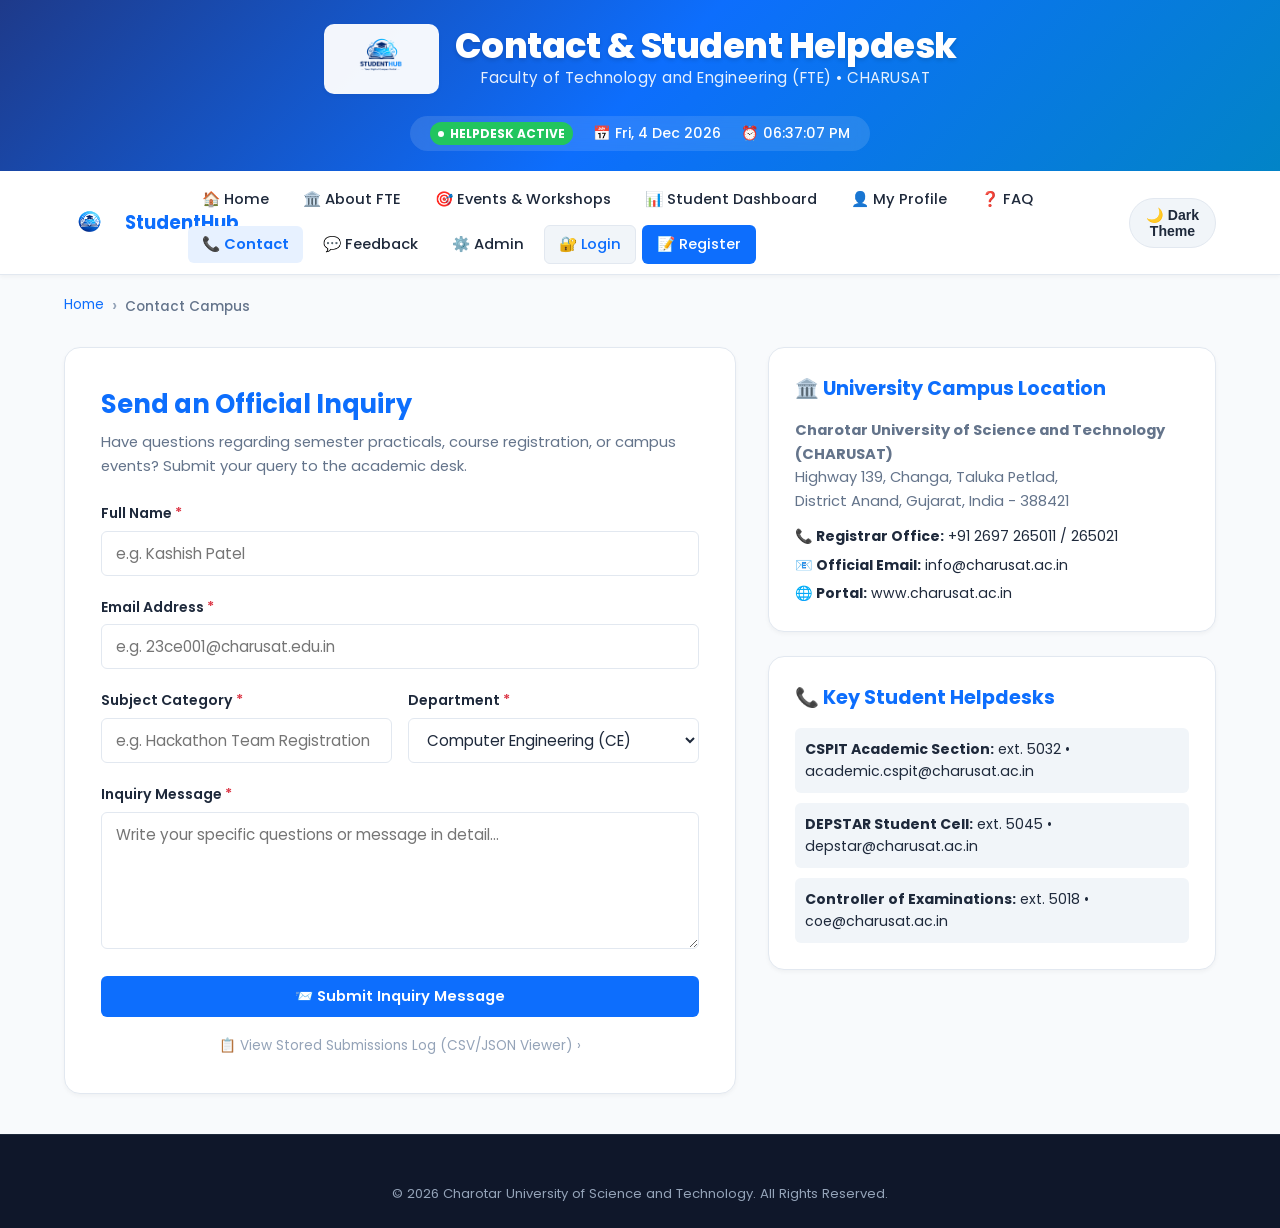
<file: pages/contact.html>
<!DOCTYPE html>
<html lang="en">
<head>
    <meta charset="UTF-8">
    <meta name="viewport" content="width=device-width, initial-scale=1.0">
    <meta name="description" content="Contact Faculty of Technology and Engineering - CHARUSAT University">
    <title>Contact FTE - StudentHub Portal</title>
    <link rel="icon" type="image/png" href="../images/favStudentIcon.png">
    <link rel="stylesheet" href="../css/style.css">
</head>
<body>
    <a href="#mainContent" class="skip-link">Skip to main content</a>

    <!-- Header -->
    <header role="banner">
        <div class="header-top">
            <img src="../images/StudentHubLogo.png" alt="StudentHub Official Portal Logo" class="header-logo">
            <div class="header-brand">
                <h1>Contact &amp; Student Helpdesk</h1>
                <p class="tagline">Faculty of Technology and Engineering (FTE) &bull; CHARUSAT</p>
            </div>
        </div>
        <div class="header-meta">
            <span class="live-badge">Helpdesk Active</span>
            <span id="date">📅 Date</span>
            <span id="clock">⏰ Clock</span>
        </div>
    </header>

    <!-- Navigation -->
    <nav class="main-nav" role="navigation" aria-label="Main Navigation">
        <div class="nav-brand">
            <img src="../images/favStudentIcon.png" alt="StudentHub Icon">
            <span>StudentHub</span>
        </div>
        <button class="hamburger-btn" id="hamburgerBtn" aria-label="Toggle navigation menu" aria-expanded="false">☰</button>
        <ul class="nav-links" id="navLinks">
            <li><a href="index.html">🏠 Home</a></li>
            <li><a href="about.html">🏛️ About FTE</a></li>
            <li><a href="events.html">🎯 Events &amp; Workshops</a></li>
            <li><a href="dashboard.html">📊 Student Dashboard</a></li>
            <li><a href="profile.html">👤 My Profile</a></li>
            <li><a href="faq.html">❓ FAQ</a></li>
            <li><a href="contact.html" class="active">📞 Contact</a></li>
            <li><a href="feedback.html">💬 Feedback</a></li>
            <li><a href="admin.html">⚙️ Admin</a></li>
            <li><a href="login.html" class="btn btn-secondary btn-sm" style="color: var(--primary);">🔐 Login</a></li>
            <li><a href="register.html" class="btn btn-primary btn-sm" style="color: #fff;">📝 Register</a></li>
        </ul>
        <div class="nav-actions">
            <button id="themeBtn" class="theme-toggle-btn" aria-label="Toggle theme">🌙 Dark Theme</button>
        </div>
    </nav>

    <!-- Breadcrumb -->
    <nav class="breadcrumb-container" aria-label="Breadcrumb">
        <ol class="breadcrumb">
            <li><a href="index.html">Home</a></li>
            <li class="active" aria-current="page">Contact Campus</li>
        </ol>
    </nav>

    <!-- Main Content -->
    <main id="mainContent" role="main">

        <div style="display: grid; grid-template-columns: 3fr 2fr; gap: 32px;" class="split-section">
            <!-- Left: Contact Form (Practical 7 PHP POST & CSV/JSON Storage) -->
            <section class="form-card" style="margin: 0; max-width: 100%;">
                <h2 style="color: var(--primary); font-size: 1.6rem; margin-bottom: 6px;">Send an Official Inquiry</h2>
                <p style="color: var(--text-secondary); font-size: 0.92rem; margin-bottom: 24px;">
                    Have questions regarding semester practicals, course registration, or campus events? 
                    Submit your query to the academic desk.
                </p>

                <form id="contactForm" action="../php/process_contact.php" method="POST">
                    <input type="hidden" name="csrf_token" value="demo_csrf_contact_2026">

                    <div class="form-group">
                        <label for="contactName" class="form-label">Full Name <span class="required">*</span></label>
                        <input type="text" id="contactName" name="name" class="form-control" placeholder="e.g. Kashish Patel" required>
                    </div>

                    <div class="form-group">
                        <label for="contactEmail" class="form-label">Email Address <span class="required">*</span></label>
                        <input type="email" id="contactEmail" name="email" class="form-control" placeholder="e.g. 23ce001@charusat.edu.in" required>
                    </div>

                    <div style="display: grid; grid-template-columns: 1fr 1fr; gap: 16px;">
                        <div class="form-group">
                            <label for="contactSubject" class="form-label">Subject Category <span class="required">*</span></label>
                            <input type="text" id="contactSubject" name="subject" class="form-control" placeholder="e.g. Hackathon Team Registration" required>
                        </div>
                        <div class="form-group">
                            <label for="contactDepartment" class="form-label">Department <span class="required">*</span></label>
                            <select id="contactDepartment" name="department" class="form-control" required>
                                <option value="Computer Engineering">Computer Engineering (CE)</option>
                                <option value="Information Technology">Information Technology (IT)</option>
                                <option value="Artificial Intelligence">AI &amp; ML (AIML)</option>
                                <option value="Exam Cell">University Examination Cell</option>
                                <option value="Student Welfare">Student Welfare &amp; Housing</option>
                            </select>
                        </div>
                    </div>

                    <div class="form-group">
                        <label for="contactMessage" class="form-label">Inquiry Message <span class="required">*</span></label>
                        <textarea id="contactMessage" name="message" class="form-control" rows="5" placeholder="Write your specific questions or message in detail..." required></textarea>
                    </div>

                    <button type="submit" class="btn btn-primary btn-block">📨 Submit Inquiry Message</button>
                </form>

                <div style="margin-top: 18px; text-align: center; font-size: 0.85rem;">
                    <a href="submissions.html" style="color: var(--text-muted);">📋 View Stored Submissions Log (CSV/JSON Viewer) ›</a>
                </div>
            </section>

            <!-- Right: Campus Directory & Map Section -->
            <section style="display: flex; flex-direction: column; gap: 24px;">
                <!-- Campus Address -->
                <div style="background: var(--surface); border: 1px solid var(--border); border-radius: var(--radius-lg); padding: 26px; box-shadow: var(--shadow-sm);">
                    <h3 style="font-size: 1.2rem; color: var(--primary); margin-bottom: 14px;">🏛️ University Campus Location</h3>
                    <p style="font-size: 0.92rem; color: var(--text-secondary); line-height: 1.6; margin-bottom: 12px;">
                        <strong>Charotar University of Science and Technology (CHARUSAT)</strong><br>
                        Highway 139, Changa, Taluka Petlad,<br>
                        District Anand, Gujarat, India - 388421
                    </p>
                    <div style="font-size: 0.88rem; display: flex; flex-direction: column; gap: 6px;">
                        <div><strong>📞 Registrar Office:</strong> +91 2697 265011 / 265021</div>
                        <div><strong>📧 Official Email:</strong> info@charusat.ac.in</div>
                        <div><strong>🌐 Portal:</strong> www.charusat.ac.in</div>
                    </div>
                </div>

                <!-- Department Helpdesks -->
                <div style="background: var(--surface); border: 1px solid var(--border); border-radius: var(--radius-lg); padding: 26px; box-shadow: var(--shadow-sm);">
                    <h3 style="font-size: 1.2rem; color: var(--primary); margin-bottom: 14px;">📞 Key Student Helpdesks</h3>
                    <ul style="list-style: none; display: flex; flex-direction: column; gap: 10px; font-size: 0.88rem;">
                        <li style="padding: 10px; background: var(--surface-alt); border-radius: var(--radius-sm);">
                            <strong>CSPIT Academic Section:</strong> ext. 5032 &bull; academic.cspit@charusat.ac.in
                        </li>
                        <li style="padding: 10px; background: var(--surface-alt); border-radius: var(--radius-sm);">
                            <strong>DEPSTAR Student Cell:</strong> ext. 5045 &bull; depstar@charusat.ac.in
                        </li>
                        <li style="padding: 10px; background: var(--surface-alt); border-radius: var(--radius-sm);">
                            <strong>Controller of Examinations:</strong> ext. 5018 &bull; coe@charusat.ac.in
                        </li>
                    </ul>
                </div>
            </section>
        </div>

    </main>

    <!-- Footer -->
    <footer role="contentinfo">
        <div class="footer-bottom" style="border-top: none; padding-top: 0;">
            <p>&copy; 2026 Charotar University of Science and Technology. All Rights Reserved.</p>
        </div>
    </footer>

    <script src="../js/script.js"></script>
    <script>
        // Client fallback handler for contact form
        const contactForm = document.getElementById("contactForm");
        contactForm.addEventListener("submit", (e) => {
            if (window.location.protocol === "file:") {
                e.preventDefault();
                if (window.showToast) window.showToast("Inquiry recorded successfully in local session!", "success");
                contactForm.reset();
            }
        });
    </script>
</body>
</html>
</file>
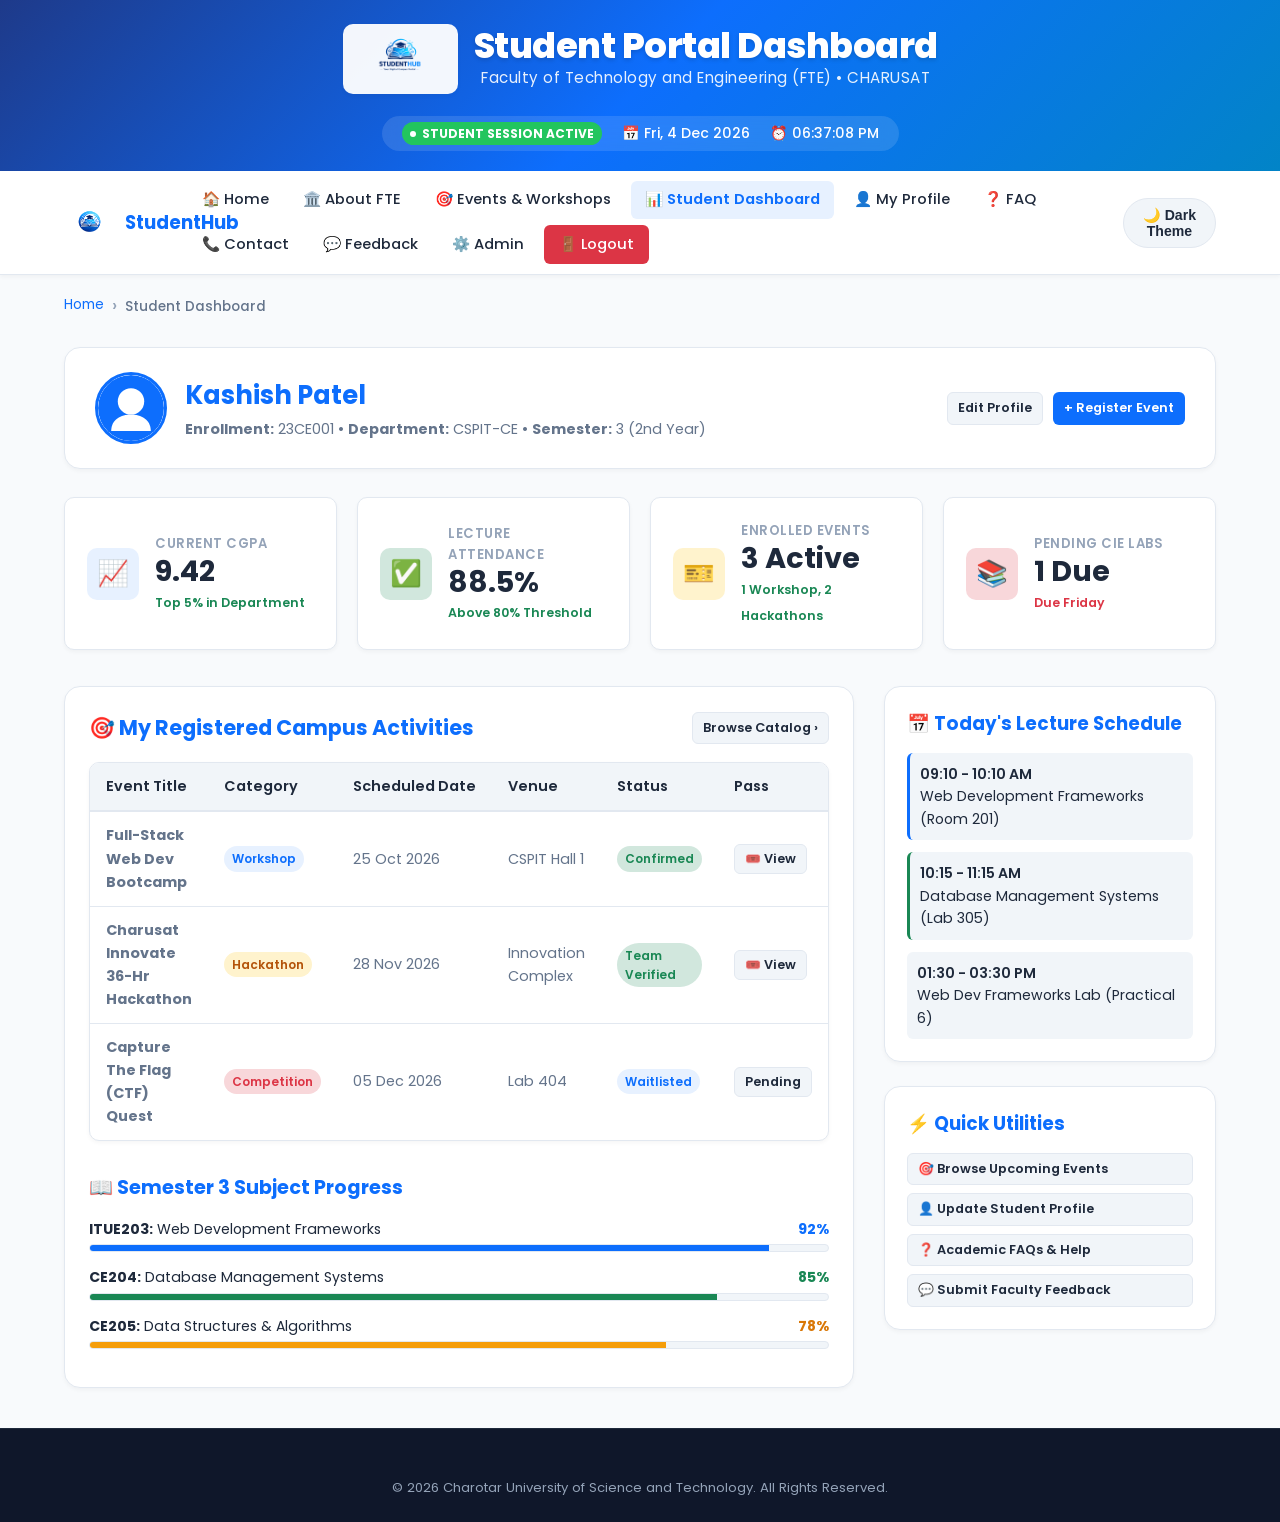
<file: pages/dashboard.html>
<!DOCTYPE html>
<html lang="en">
<head>
    <meta charset="UTF-8">
    <meta name="viewport" content="width=device-width, initial-scale=1.0">
    <meta name="description" content="StudentHub - Student Personal Academic & Events Dashboard">
    <title>Student Dashboard - StudentHub Portal</title>
    <link rel="icon" type="image/png" href="../images/favStudentIcon.png">
    <link rel="stylesheet" href="../css/style.css">
</head>
<body>
    <a href="#mainContent" class="skip-link">Skip to main content</a>

    <!-- Header -->
    <header role="banner">
        <div class="header-top">
            <img src="../images/StudentHubLogo.png" alt="StudentHub Official Portal Logo" class="header-logo">
            <div class="header-brand">
                <h1>Student Portal Dashboard</h1>
                <p class="tagline">Faculty of Technology and Engineering (FTE) &bull; CHARUSAT</p>
            </div>
        </div>
        <div class="header-meta">
            <span class="live-badge">Student Session Active</span>
            <span id="date">📅 Date</span>
            <span id="clock">⏰ Clock</span>
        </div>
    </header>

    <!-- Navigation -->
    <nav class="main-nav" role="navigation" aria-label="Main Navigation">
        <div class="nav-brand">
            <img src="../images/favStudentIcon.png" alt="StudentHub Icon">
            <span>StudentHub</span>
        </div>
        <button class="hamburger-btn" id="hamburgerBtn" aria-label="Toggle navigation menu" aria-expanded="false">☰</button>
        <ul class="nav-links" id="navLinks">
            <li><a href="index.html">🏠 Home</a></li>
            <li><a href="about.html">🏛️ About FTE</a></li>
            <li><a href="events.html">🎯 Events &amp; Workshops</a></li>
            <li><a href="dashboard.html" class="active">📊 Student Dashboard</a></li>
            <li><a href="profile.html">👤 My Profile</a></li>
            <li><a href="faq.html">❓ FAQ</a></li>
            <li><a href="contact.html">📞 Contact</a></li>
            <li><a href="feedback.html">💬 Feedback</a></li>
            <li><a href="admin.html">⚙️ Admin</a></li>
            <li><a href="login.html" class="btn btn-danger btn-sm" style="color: #fff;">🚪 Logout</a></li>
        </ul>
        <div class="nav-actions">
            <button id="themeBtn" class="theme-toggle-btn" aria-label="Toggle theme">🌙 Dark Theme</button>
        </div>
    </nav>

    <!-- Breadcrumb -->
    <nav class="breadcrumb-container" aria-label="Breadcrumb">
        <ol class="breadcrumb">
            <li><a href="index.html">Home</a></li>
            <li class="active" aria-current="page">Student Dashboard</li>
        </ol>
    </nav>

    <!-- Main Content -->
    <main id="mainContent" role="main">

        <!-- Welcome Profile Snapshot Card -->
        <section class="hero-section" style="padding: 24px 30px; margin-bottom: 28px;">
            <div style="display: flex; justify-content: space-between; align-items: center; flex-wrap: wrap; gap: 20px;">
                <div style="display: flex; align-items: center; gap: 18px;">
                    <img src="../images/avatar.svg" alt="Student Profile Avatar" style="width: 72px; height: 72px; border-radius: 50%; border: 3px solid var(--primary);">
                    <div>
                        <h2 style="font-size: 1.6rem; color: var(--primary); margin-bottom: 2px;">Kashish Patel</h2>
                        <div style="font-size: 0.9rem; color: var(--text-secondary);">
                            <strong>Enrollment:</strong> 23CE001 &bull; <strong>Department:</strong> CSPIT-CE &bull; <strong>Semester:</strong> 3 (2nd Year)
                        </div>
                    </div>
                </div>
                <div style="display: flex; gap: 10px;">
                    <a href="profile.html" class="btn btn-secondary btn-sm">Edit Profile</a>
                    <a href="events.html" class="btn btn-primary btn-sm">+ Register Event</a>
                </div>
            </div>
        </section>

        <!-- Academic Performance Metrics Grid (Practical 3 & 14) -->
        <section class="metrics-grid" aria-label="Academic Performance Overview">
            <div class="metric-card">
                <div class="metric-icon">📈</div>
                <div class="metric-info">
                    <h4>Current CGPA</h4>
                    <div class="metric-number">9.42</div>
                    <span class="metric-trend">Top 5% in Department</span>
                </div>
            </div>
            <div class="metric-card success">
                <div class="metric-icon">✅</div>
                <div class="metric-info">
                    <h4>Lecture Attendance</h4>
                    <div class="metric-number">88.5%</div>
                    <span class="metric-trend">Above 80% Threshold</span>
                </div>
            </div>
            <div class="metric-card warning">
                <div class="metric-icon">🎫</div>
                <div class="metric-info">
                    <h4>Enrolled Events</h4>
                    <div class="metric-number">3 Active</div>
                    <span class="metric-trend">1 Workshop, 2 Hackathons</span>
                </div>
            </div>
            <div class="metric-card danger">
                <div class="metric-icon">📚</div>
                <div class="metric-info">
                    <h4>Pending CIE Labs</h4>
                    <div class="metric-number">1 Due</div>
                    <span style="font-size: 0.78rem; color: var(--danger); font-weight: 600;">Due Friday</span>
                </div>
            </div>
        </section>

        <!-- Two Column Content: Enrolled Events & Timetable / Progress -->
        <div style="display: grid; grid-template-columns: 2fr 1fr; gap: 30px;">
            <!-- Left: Registered Events Table -->
            <section style="background: var(--surface); border: 1px solid var(--border); border-radius: var(--radius-lg); padding: 24px; box-shadow: var(--shadow-sm);">
                <div style="display: flex; justify-content: space-between; align-items: center; margin-bottom: 18px;">
                    <h3 style="font-size: 1.3rem; color: var(--primary);">🎯 My Registered Campus Activities</h3>
                    <a href="events.html" class="btn btn-secondary btn-sm">Browse Catalog ›</a>
                </div>

                <div class="table-responsive" style="margin-top: 0;">
                    <table class="table">
                        <thead>
                            <tr>
                                <th>Event Title</th>
                                <th>Category</th>
                                <th>Scheduled Date</th>
                                <th>Venue</th>
                                <th>Status</th>
                                <th>Pass</th>
                            </tr>
                        </thead>
                        <tbody>
                            <tr>
                                <td><strong>Full-Stack Web Dev Bootcamp</strong></td>
                                <td><span class="badge badge-primary">Workshop</span></td>
                                <td>25 Oct 2026</td>
                                <td>CSPIT Hall 1</td>
                                <td><span class="badge badge-success">Confirmed</span></td>
                                <td><button class="btn btn-secondary btn-sm" onclick="alert('Digital Entry Pass Generated for Kashish Patel (23CE001).')">🎟️ View</button></td>
                            </tr>
                            <tr>
                                <td><strong>Charusat Innovate 36-Hr Hackathon</strong></td>
                                <td><span class="badge badge-warning">Hackathon</span></td>
                                <td>28 Nov 2026</td>
                                <td>Innovation Complex</td>
                                <td><span class="badge badge-success">Team Verified</span></td>
                                <td><button class="btn btn-secondary btn-sm" onclick="alert('Digital Entry Pass: Team CharusatDevs.')">🎟️ View</button></td>
                            </tr>
                            <tr>
                                <td><strong>Capture The Flag (CTF) Quest</strong></td>
                                <td><span class="badge badge-danger">Competition</span></td>
                                <td>05 Dec 2026</td>
                                <td>Lab 404</td>
                                <td><span class="badge badge-primary">Waitlisted</span></td>
                                <td><button class="btn btn-secondary btn-sm" disabled>Pending</button></td>
                            </tr>
                        </tbody>
                    </table>
                </div>

                <!-- Academic Semester Subject Progress -->
                <div style="margin-top: 32px;">
                    <h3 style="font-size: 1.2rem; color: var(--primary); margin-bottom: 14px;">📖 Semester 3 Subject Progress</h3>
                    
                    <div style="margin-bottom: 14px;">
                        <div style="display: flex; justify-content: space-between; font-size: 0.88rem; margin-bottom: 4px;">
                            <span><strong>ITUE203:</strong> Web Development Frameworks</span>
                            <span style="font-weight: 700; color: var(--primary);">92%</span>
                        </div>
                        <div style="height: 8px; background: var(--surface-alt); border-radius: 4px; overflow: hidden; border: 1px solid var(--border);">
                            <div style="width: 92%; height: 100%; background: var(--primary);"></div>
                        </div>
                    </div>

                    <div style="margin-bottom: 14px;">
                        <div style="display: flex; justify-content: space-between; font-size: 0.88rem; margin-bottom: 4px;">
                            <span><strong>CE204:</strong> Database Management Systems</span>
                            <span style="font-weight: 700; color: var(--success);">85%</span>
                        </div>
                        <div style="height: 8px; background: var(--surface-alt); border-radius: 4px; overflow: hidden; border: 1px solid var(--border);">
                            <div style="width: 85%; height: 100%; background: var(--success);"></div>
                        </div>
                    </div>

                    <div style="margin-bottom: 14px;">
                        <div style="display: flex; justify-content: space-between; font-size: 0.88rem; margin-bottom: 4px;">
                            <span><strong>CE205:</strong> Data Structures &amp; Algorithms</span>
                            <span style="font-weight: 700; color: #d97706;">78%</span>
                        </div>
                        <div style="height: 8px; background: var(--surface-alt); border-radius: 4px; overflow: hidden; border: 1px solid var(--border);">
                            <div style="width: 78%; height: 100%; background: #f59e0b;"></div>
                        </div>
                    </div>
                </div>
            </section>

            <!-- Right Column: Quick Schedule & Quick Links -->
            <aside style="display: flex; flex-direction: column; gap: 24px;">
                <!-- Today's Schedule Card -->
                <div style="background: var(--surface); border: 1px solid var(--border); border-radius: var(--radius-lg); padding: 22px; box-shadow: var(--shadow-sm);">
                    <h3 style="font-size: 1.15rem; color: var(--primary); margin-bottom: 14px;">📅 Today's Lecture Schedule</h3>
                    <ul style="list-style: none; display: flex; flex-direction: column; gap: 12px; font-size: 0.88rem;">
                        <li style="padding: 10px; background: var(--surface-alt); border-radius: var(--radius-sm); border-left: 3px solid var(--primary);">
                            <div style="font-weight: 600;">09:10 - 10:10 AM</div>
                            <div>Web Development Frameworks (Room 201)</div>
                        </li>
                        <li style="padding: 10px; background: var(--surface-alt); border-radius: var(--radius-sm); border-left: 3px solid var(--success);">
                            <div style="font-weight: 600;">10:15 - 11:15 AM</div>
                            <div>Database Management Systems (Lab 305)</div>
                        </li>
                        <li style="padding: 10px; background: var(--surface-alt); border-radius: var(--radius-sm); border-left: 3px solid #f59e0b);">
                            <div style="font-weight: 600;">01:30 - 03:30 PM</div>
                            <div>Web Dev Frameworks Lab (Practical 6)</div>
                        </li>
                    </ul>
                </div>

                <!-- Fast Resources Links -->
                <div style="background: var(--surface); border: 1px solid var(--border); border-radius: var(--radius-lg); padding: 22px; box-shadow: var(--shadow-sm);">
                    <h3 style="font-size: 1.15rem; color: var(--primary); margin-bottom: 14px;">⚡ Quick Utilities</h3>
                    <div style="display: flex; flex-direction: column; gap: 8px;">
                        <a href="events.html" class="btn btn-secondary btn-sm" style="justify-content: flex-start;">🎯 Browse Upcoming Events</a>
                        <a href="profile.html" class="btn btn-secondary btn-sm" style="justify-content: flex-start;">👤 Update Student Profile</a>
                        <a href="faq.html" class="btn btn-secondary btn-sm" style="justify-content: flex-start;">❓ Academic FAQs &amp; Help</a>
                        <a href="feedback.html" class="btn btn-secondary btn-sm" style="justify-content: flex-start;">💬 Submit Faculty Feedback</a>
                    </div>
                </div>
            </aside>
        </div>

    </main>

    <!-- Footer -->
    <footer role="contentinfo">
        <div class="footer-bottom" style="border-top: none; padding-top: 0;">
            <p>&copy; 2026 Charotar University of Science and Technology. All Rights Reserved.</p>
        </div>
    </footer>

    <script src="../js/script.js"></script>
</body>
</html>
</file>
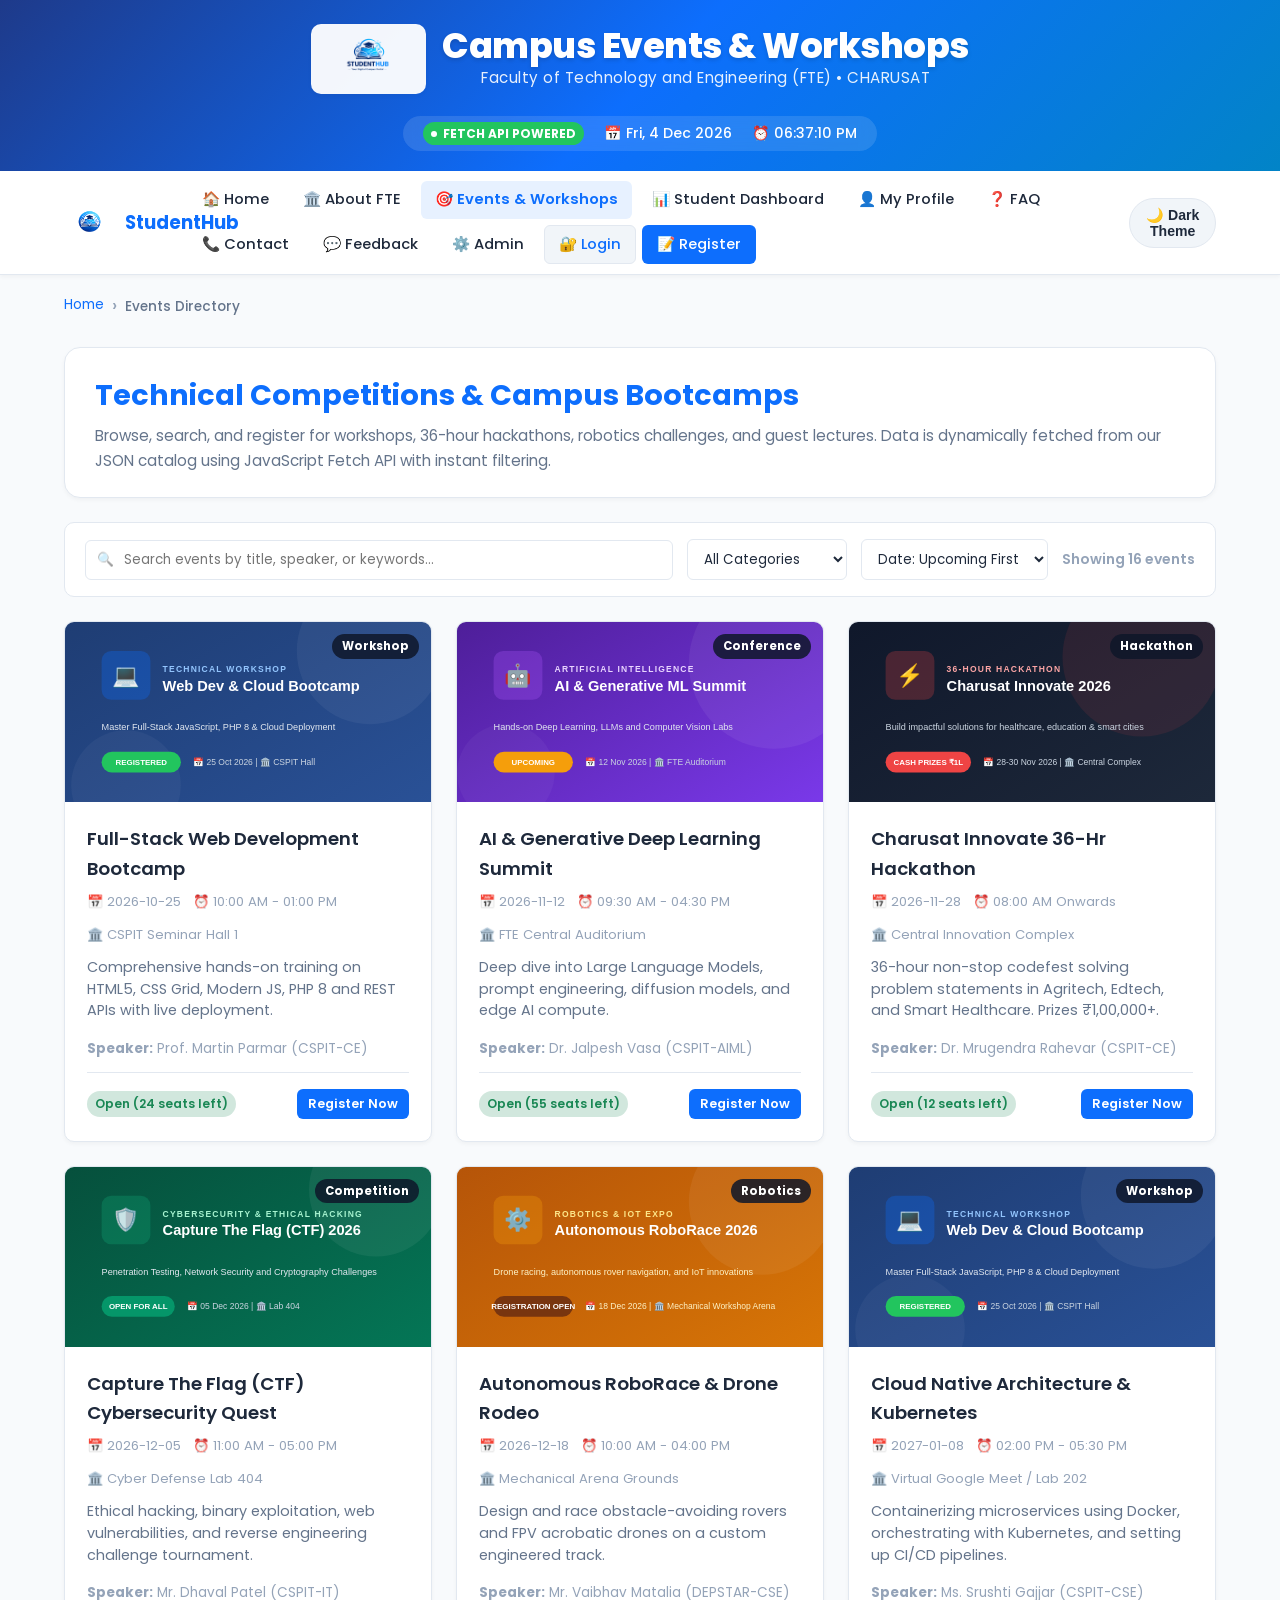
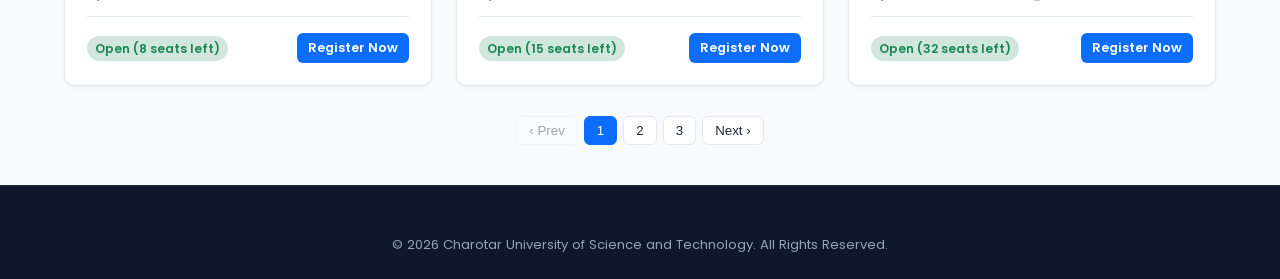
<file: pages/events.html>
<!DOCTYPE html>
<html lang="en">
<head>
    <meta charset="UTF-8">
    <meta name="viewport" content="width=device-width, initial-scale=1.0">
    <meta name="description" content="Campus Events, Hackathons and Technical Workshops - StudentHub FTE CHARUSAT">
    <title>Campus Events &amp; Workshops - StudentHub</title>
    <link rel="icon" type="image/png" href="../images/favStudentIcon.png">
    <link rel="stylesheet" href="../css/style.css">
</head>
<body>
    <a href="#mainContent" class="skip-link">Skip to main content</a>

    <!-- Header -->
    <header role="banner">
        <div class="header-top">
            <img src="../images/StudentHubLogo.png" alt="StudentHub Official Portal Logo" class="header-logo">
            <div class="header-brand">
                <h1>Campus Events &amp; Workshops</h1>
                <p class="tagline">Faculty of Technology and Engineering (FTE) &bull; CHARUSAT</p>
            </div>
        </div>
        <div class="header-meta">
            <span class="live-badge">Fetch API Powered</span>
            <span id="date">📅 Date</span>
            <span id="clock">⏰ Clock</span>
        </div>
    </header>

    <!-- Navigation -->
    <nav class="main-nav" role="navigation" aria-label="Main Navigation">
        <div class="nav-brand">
            <img src="../images/favStudentIcon.png" alt="StudentHub Icon">
            <span>StudentHub</span>
        </div>
        <button class="hamburger-btn" id="hamburgerBtn" aria-label="Toggle navigation menu" aria-expanded="false">☰</button>
        <ul class="nav-links" id="navLinks">
            <li><a href="index.html">🏠 Home</a></li>
            <li><a href="about.html">🏛️ About FTE</a></li>
            <li><a href="events.html" class="active">🎯 Events &amp; Workshops</a></li>
            <li><a href="dashboard.html">📊 Student Dashboard</a></li>
            <li><a href="profile.html">👤 My Profile</a></li>
            <li><a href="faq.html">❓ FAQ</a></li>
            <li><a href="contact.html">📞 Contact</a></li>
            <li><a href="feedback.html">💬 Feedback</a></li>
            <li><a href="admin.html">⚙️ Admin</a></li>
            <li><a href="login.html" class="btn btn-secondary btn-sm" style="color: var(--primary);">🔐 Login</a></li>
            <li><a href="register.html" class="btn btn-primary btn-sm" style="color: #fff;">📝 Register</a></li>
        </ul>
        <div class="nav-actions">
            <button id="themeBtn" class="theme-toggle-btn" aria-label="Toggle theme">🌙 Dark Theme</button>
        </div>
    </nav>

    <!-- Breadcrumb -->
    <nav class="breadcrumb-container" aria-label="Breadcrumb">
        <ol class="breadcrumb">
            <li><a href="index.html">Home</a></li>
            <li class="active" aria-current="page">Events Directory</li>
        </ol>
    </nav>

    <!-- Main Content -->
    <main id="mainContent" role="main">

        <section class="hero-section" style="padding: 24px 30px; margin-bottom: 24px;">
            <h2 style="font-size: 1.8rem; color: var(--primary); margin-bottom: 6px;">Technical Competitions &amp; Campus Bootcamps</h2>
            <p style="color: var(--text-secondary); font-size: 0.95rem;">
                Browse, search, and register for workshops, 36-hour hackathons, robotics challenges, and guest lectures. 
                Data is dynamically fetched from our JSON catalog using JavaScript Fetch API with instant filtering.
            </p>
        </section>

        <!-- Search & Filter Toolbar (Practical 6) -->
        <div class="toolbar">
            <div class="toolbar-search">
                <input type="text" id="eventSearch" placeholder="Search events by title, speaker, or keywords..." aria-label="Search Events">
            </div>

            <div class="toolbar-filter">
                <select id="eventCategory" aria-label="Filter by Category">
                    <option value="All">All Categories</option>
                    <option value="Workshop">Workshops</option>
                    <option value="Hackathon">Hackathons</option>
                    <option value="Competition">Competitions</option>
                    <option value="Robotics">Robotics &amp; IoT</option>
                    <option value="Seminar">Seminars &amp; Talks</option>
                    <option value="Conference">Conferences</option>
                </select>
            </div>

            <div class="toolbar-filter">
                <select id="eventSort" aria-label="Sort Events">
                    <option value="date-asc">Date: Upcoming First</option>
                    <option value="date-desc">Date: Furthest First</option>
                    <option value="name-asc">Title: A to Z</option>
                    <option value="name-desc">Title: Z to A</option>
                </select>
            </div>

            <div id="eventResultCount" style="font-size: 0.88rem; font-weight: 600; color: var(--text-muted); margin-left: auto;">
                Showing events...
            </div>
        </div>

        <!-- Dynamic Cards Grid (Practical 6 Fetch API Target) -->
        <section id="eventsContainer" class="cards-grid" aria-live="polite">
            <!-- Populated asynchronously by js/render-data.js -->
        </section>

        <!-- Pagination Controls (Practical 6) -->
        <nav aria-label="Event Pages">
            <div class="pagination" id="eventsPagination"></div>
        </nav>

    </main>

    <!-- Modal Popup for Event Registration (Practical 4) -->
    <div class="modal-backdrop" id="eventRegisterModal" role="dialog" aria-modal="true" aria-labelledby="modalHeading">
        <div class="modal-dialog">
            <div class="modal-header">
                <h3 id="modalHeading">Event Registration Pass</h3>
                <button type="button" class="modal-close-btn" data-close-modal aria-label="Close dialog">&times;</button>
            </div>
            <form id="eventRegistrationForm" onsubmit="handleEventPassSubmission(event)">
                <div class="modal-body">
                    <p style="font-size: 0.95rem; margin-bottom: 16px;">
                        Confirming your seat reservation for: <br>
                        <strong id="registerModalEventTitle" style="color: var(--primary); font-size: 1.1rem;">Workshop Title</strong>
                    </p>
                    <input type="hidden" id="registerModalEventId" name="event_id" value="">

                    <div class="form-group">
                        <label for="regStudentName" class="form-label">Full Name</label>
                        <input type="text" id="regStudentName" class="form-control" value="Kashish Patel" required>
                    </div>

                    <div class="form-group">
                        <label for="regEnrollment" class="form-label">Enrollment ID</label>
                        <input type="text" id="regEnrollment" class="form-control" value="23CE001" required>
                    </div>

                    <div class="form-group">
                        <label for="regEmail" class="form-label">Student Email</label>
                        <input type="email" id="regEmail" class="form-control" value="23ce001@charusat.edu.in" required>
                    </div>

                    <div class="form-group">
                        <label for="regRemarks" class="form-label">Team / Dietary / Laptop Remarks (Optional)</label>
                        <input type="text" id="regRemarks" class="form-control" placeholder="e.g. Bringing personal laptop, Linux OS">
                    </div>
                </div>
                <div class="modal-footer">
                    <button type="button" class="btn btn-secondary" data-close-modal>Cancel</button>
                    <button type="submit" class="btn btn-primary">Confirm Registration Pass</button>
                </div>
            </form>
        </div>
    </div>

    <!-- Footer -->
    <footer role="contentinfo">
        <div class="footer-bottom" style="border-top: none; padding-top: 0;">
            <p>&copy; 2026 Charotar University of Science and Technology. All Rights Reserved.</p>
        </div>
    </footer>

    <!-- Scripts -->
    <script src="../js/script.js"></script>
    <script src="../js/render-data.js"></script>
    <script>
        function handleEventPassSubmission(e) {
            e.preventDefault();
            const title = document.getElementById("registerModalEventTitle").textContent;
            window.closeModal("eventRegisterModal");
            if (window.showToast) {
                window.showToast(`Successfully registered for "${title}"!`, "success");
            }
        }
    </script>
</body>
</html>
</file>
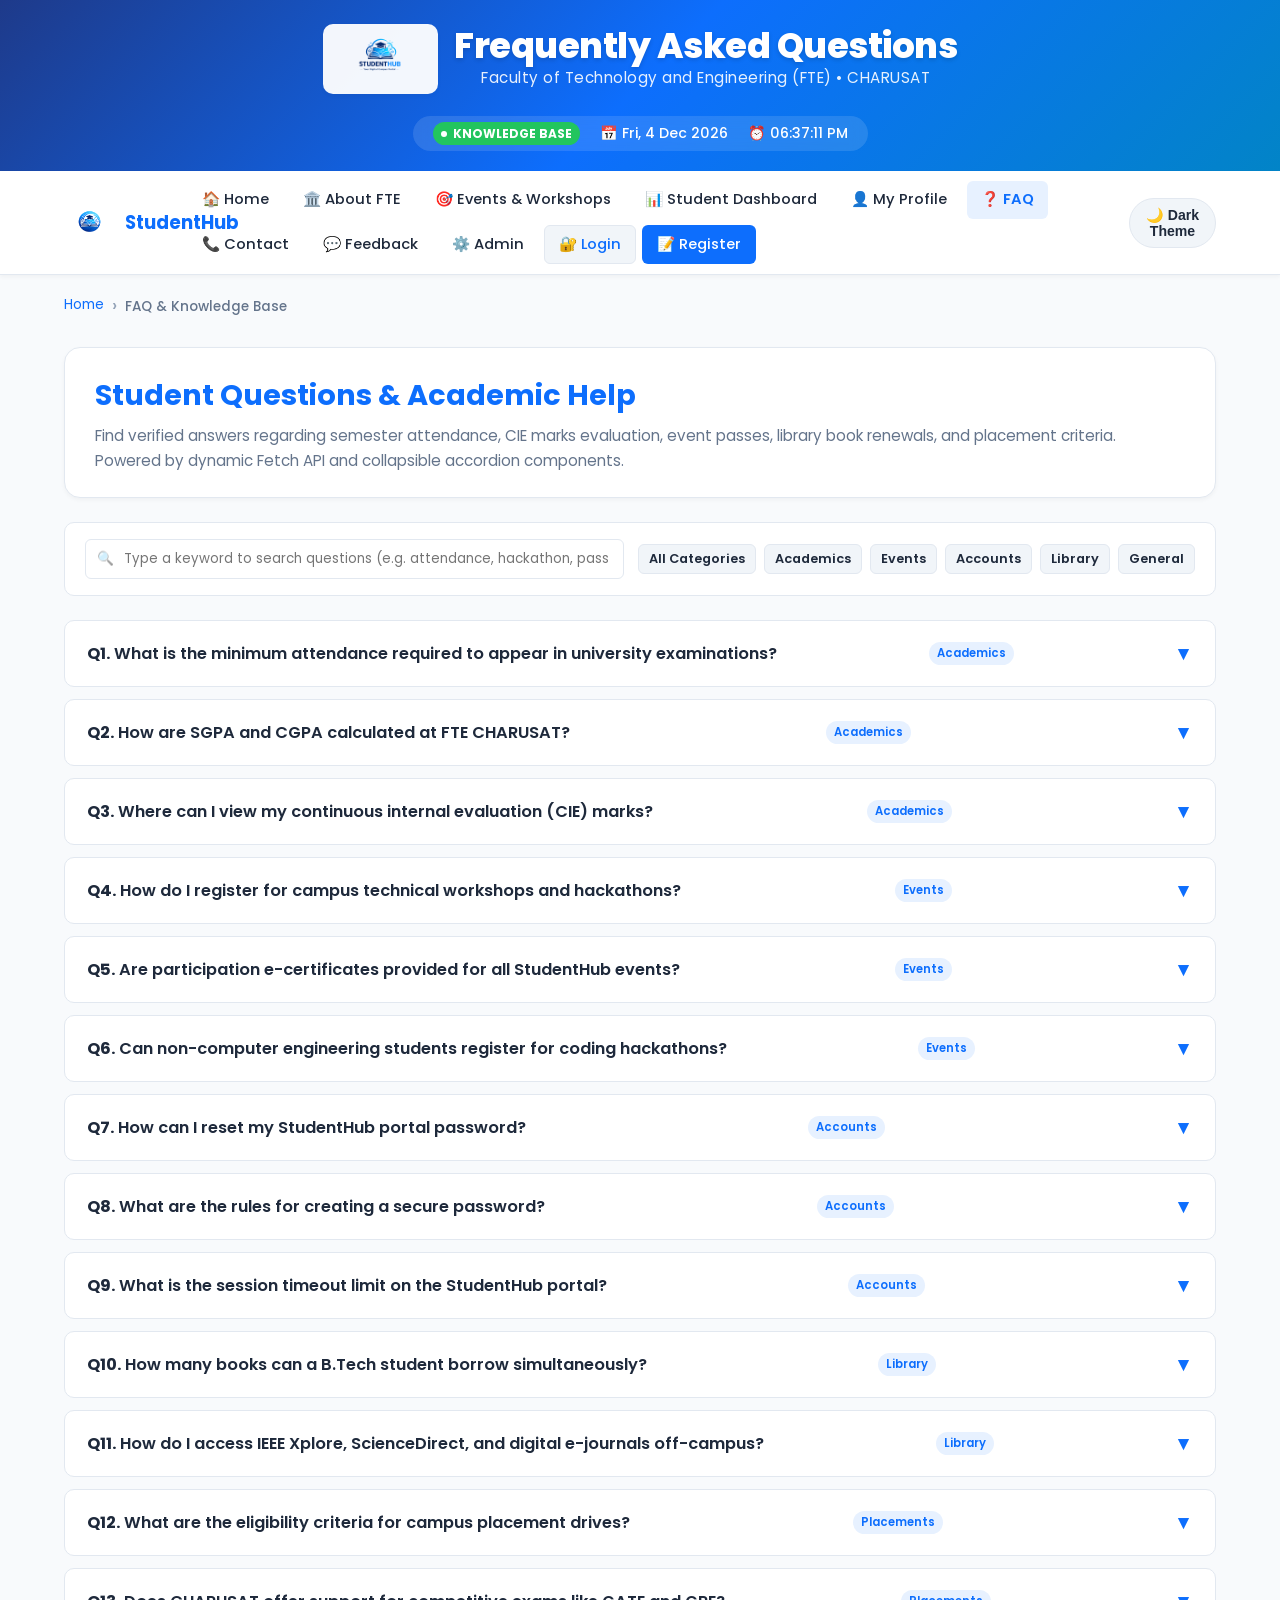
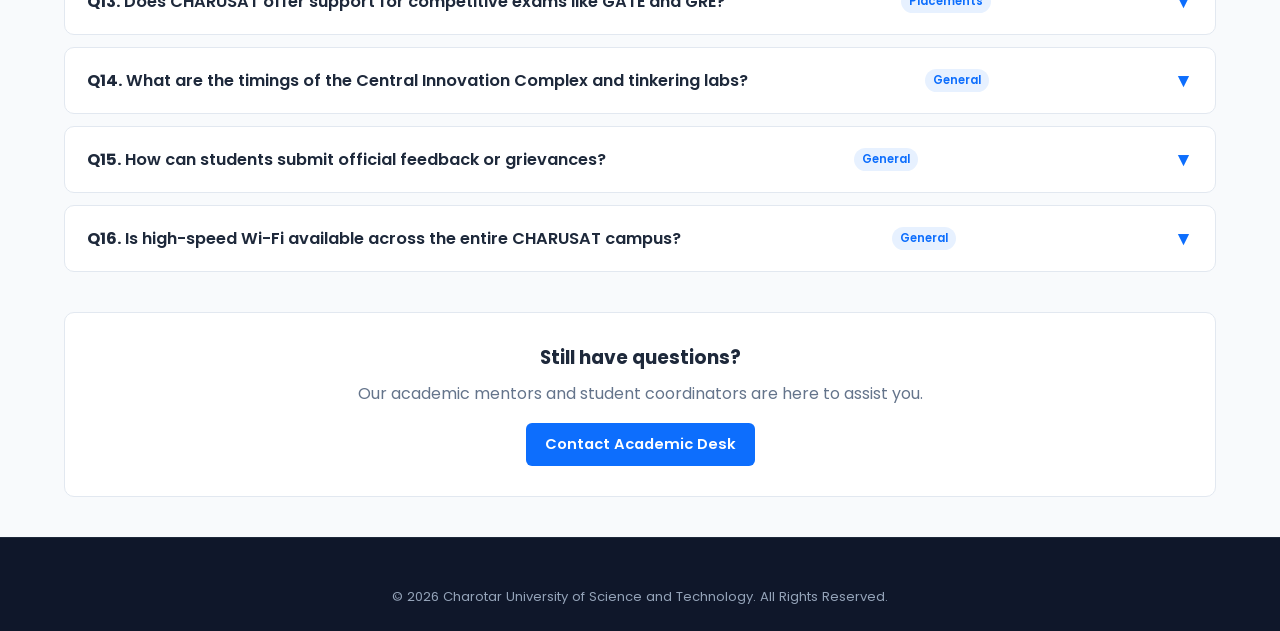
<file: pages/faq.html>
<!DOCTYPE html>
<html lang="en">
<head>
    <meta charset="UTF-8">
    <meta name="viewport" content="width=device-width, initial-scale=1.0">
    <meta name="description" content="Frequently Asked Questions - StudentHub FTE CHARUSAT">
    <title>Frequently Asked Questions - StudentHub</title>
    <link rel="icon" type="image/png" href="../images/favStudentIcon.png">
    <link rel="stylesheet" href="../css/style.css">
</head>
<body>
    <a href="#mainContent" class="skip-link">Skip to main content</a>

    <!-- Header -->
    <header role="banner">
        <div class="header-top">
            <img src="../images/StudentHubLogo.png" alt="StudentHub Official Portal Logo" class="header-logo">
            <div class="header-brand">
                <h1>Frequently Asked Questions</h1>
                <p class="tagline">Faculty of Technology and Engineering (FTE) &bull; CHARUSAT</p>
            </div>
        </div>
        <div class="header-meta">
            <span class="live-badge">Knowledge Base</span>
            <span id="date">📅 Date</span>
            <span id="clock">⏰ Clock</span>
        </div>
    </header>

    <!-- Navigation -->
    <nav class="main-nav" role="navigation" aria-label="Main Navigation">
        <div class="nav-brand">
            <img src="../images/favStudentIcon.png" alt="StudentHub Icon">
            <span>StudentHub</span>
        </div>
        <button class="hamburger-btn" id="hamburgerBtn" aria-label="Toggle navigation menu" aria-expanded="false">☰</button>
        <ul class="nav-links" id="navLinks">
            <li><a href="index.html">🏠 Home</a></li>
            <li><a href="about.html">🏛️ About FTE</a></li>
            <li><a href="events.html">🎯 Events &amp; Workshops</a></li>
            <li><a href="dashboard.html">📊 Student Dashboard</a></li>
            <li><a href="profile.html">👤 My Profile</a></li>
            <li><a href="faq.html" class="active">❓ FAQ</a></li>
            <li><a href="contact.html">📞 Contact</a></li>
            <li><a href="feedback.html">💬 Feedback</a></li>
            <li><a href="admin.html">⚙️ Admin</a></li>
            <li><a href="login.html" class="btn btn-secondary btn-sm" style="color: var(--primary);">🔐 Login</a></li>
            <li><a href="register.html" class="btn btn-primary btn-sm" style="color: #fff;">📝 Register</a></li>
        </ul>
        <div class="nav-actions">
            <button id="themeBtn" class="theme-toggle-btn" aria-label="Toggle theme">🌙 Dark Theme</button>
        </div>
    </nav>

    <!-- Breadcrumb -->
    <nav class="breadcrumb-container" aria-label="Breadcrumb">
        <ol class="breadcrumb">
            <li><a href="index.html">Home</a></li>
            <li class="active" aria-current="page">FAQ &amp; Knowledge Base</li>
        </ol>
    </nav>

    <!-- Main Content -->
    <main id="mainContent" role="main">

        <section class="hero-section" style="padding: 24px 30px; margin-bottom: 24px;">
            <h2 style="font-size: 1.8rem; color: var(--primary); margin-bottom: 6px;">Student Questions &amp; Academic Help</h2>
            <p style="color: var(--text-secondary); font-size: 0.95rem;">
                Find verified answers regarding semester attendance, CIE marks evaluation, event passes, 
                library book renewals, and placement criteria. Powered by dynamic Fetch API and collapsible accordion components.
            </p>
        </section>

        <!-- Search & Filter Controls -->
        <div class="toolbar">
            <div class="toolbar-search">
                <input type="text" id="faqSearch" placeholder="Type a keyword to search questions (e.g. attendance, hackathon, password)..." aria-label="Search FAQs">
            </div>

            <div style="display: flex; gap: 8px; flex-wrap: wrap;">
                <button type="button" class="btn btn-secondary btn-sm faq-cat-btn active" data-category="All">All Categories</button>
                <button type="button" class="btn btn-secondary btn-sm faq-cat-btn" data-category="Academics">Academics</button>
                <button type="button" class="btn btn-secondary btn-sm faq-cat-btn" data-category="Events">Events</button>
                <button type="button" class="btn btn-secondary btn-sm faq-cat-btn" data-category="Accounts">Accounts</button>
                <button type="button" class="btn btn-secondary btn-sm faq-cat-btn" data-category="Library">Library</button>
                <button type="button" class="btn btn-secondary btn-sm faq-cat-btn" data-category="General">General</button>
            </div>
        </div>

        <!-- Collapsible Accordion Container (Practical 4 & 6) -->
        <section id="faqAccordion" class="accordion" aria-label="FAQ Accordion List">
            <!-- Populated dynamically via js/render-data.js from data/faqs.json -->
        </section>

        <div style="margin-top: 40px; text-align: center; background: var(--surface); border: 1px solid var(--border); border-radius: var(--radius-md); padding: 30px;">
            <h3>Still have questions?</h3>
            <p style="color: var(--text-secondary); margin: 8px 0 16px;">Our academic mentors and student coordinators are here to assist you.</p>
            <a href="contact.html" class="btn btn-primary">Contact Academic Desk</a>
        </div>

    </main>

    <!-- Footer -->
    <footer role="contentinfo">
        <div class="footer-bottom" style="border-top: none; padding-top: 0;">
            <p>&copy; 2026 Charotar University of Science and Technology. All Rights Reserved.</p>
        </div>
    </footer>

    <!-- Scripts -->
    <script src="../js/script.js"></script>
    <script src="../js/render-data.js"></script>
</body>
</html>
</file>
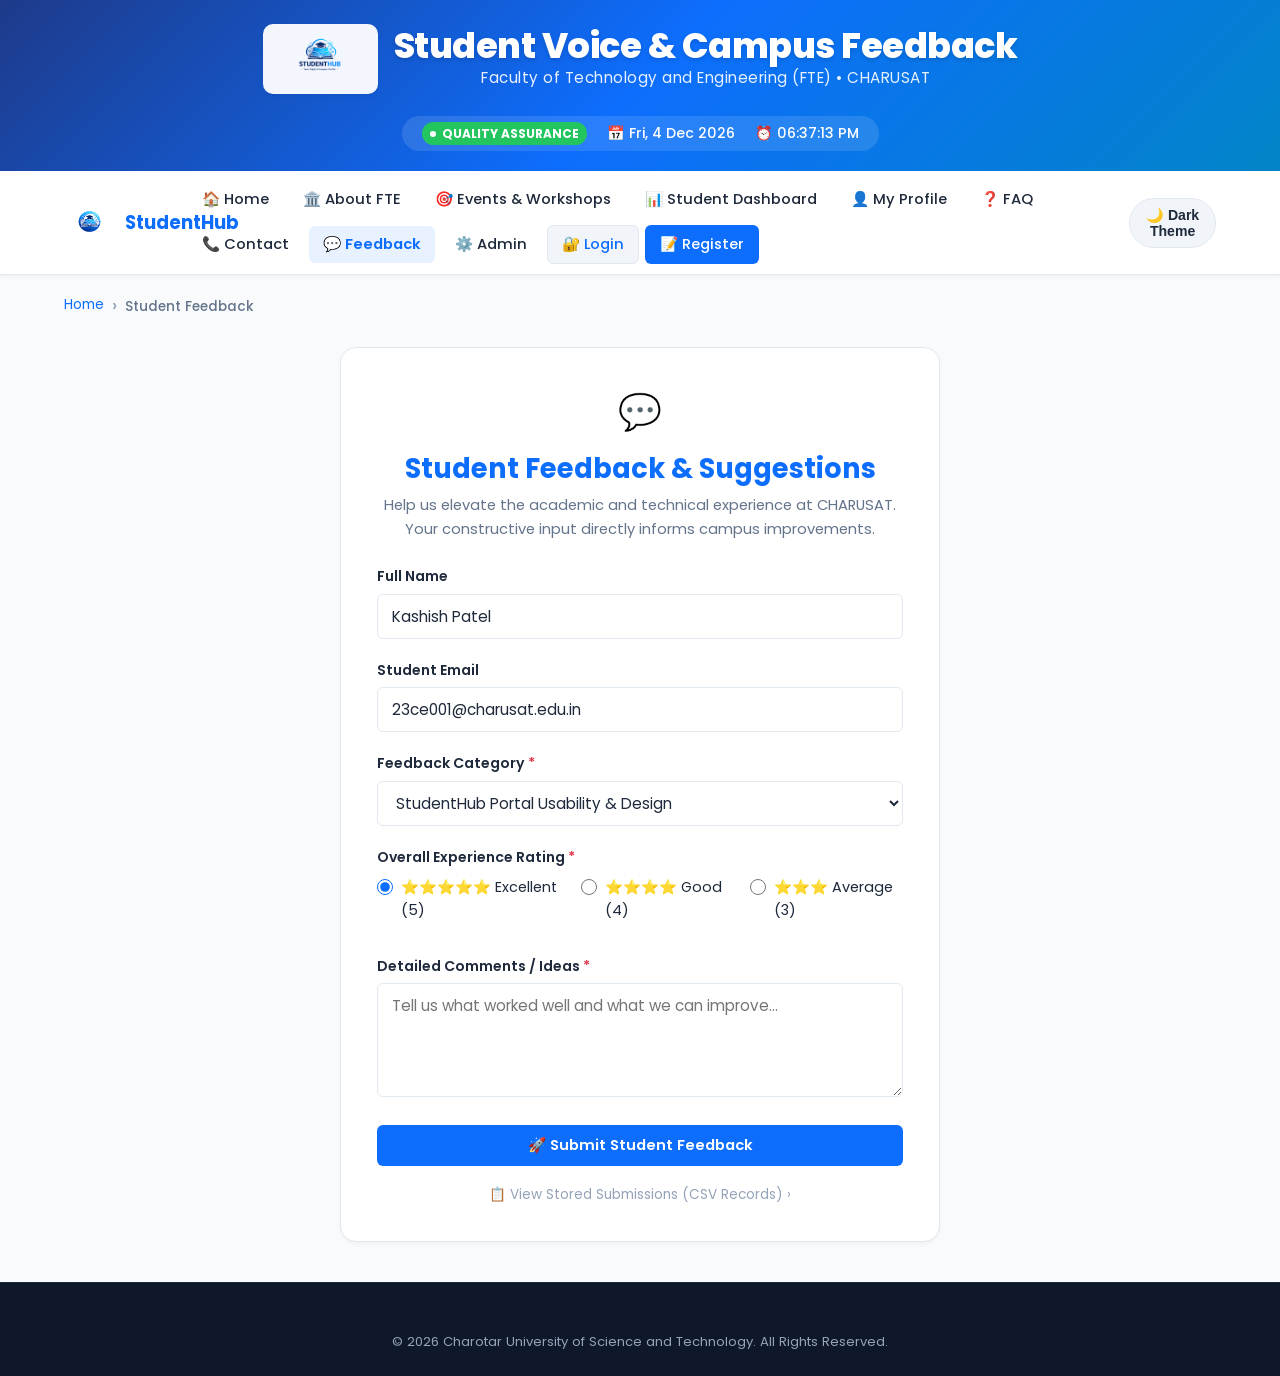
<file: pages/feedback.html>
<!DOCTYPE html>
<html lang="en">
<head>
    <meta charset="UTF-8">
    <meta name="viewport" content="width=device-width, initial-scale=1.0">
    <meta name="description" content="Campus Feedback & Suggestions - StudentHub FTE CHARUSAT">
    <title>Campus Feedback - StudentHub Portal</title>
    <link rel="icon" type="image/png" href="../images/favStudentIcon.png">
    <link rel="stylesheet" href="../css/style.css">
</head>
<body>
    <a href="#mainContent" class="skip-link">Skip to main content</a>

    <!-- Header -->
    <header role="banner">
        <div class="header-top">
            <img src="../images/StudentHubLogo.png" alt="StudentHub Official Portal Logo" class="header-logo">
            <div class="header-brand">
                <h1>Student Voice &amp; Campus Feedback</h1>
                <p class="tagline">Faculty of Technology and Engineering (FTE) &bull; CHARUSAT</p>
            </div>
        </div>
        <div class="header-meta">
            <span class="live-badge">Quality Assurance</span>
            <span id="date">📅 Date</span>
            <span id="clock">⏰ Clock</span>
        </div>
    </header>

    <!-- Navigation -->
    <nav class="main-nav" role="navigation" aria-label="Main Navigation">
        <div class="nav-brand">
            <img src="../images/favStudentIcon.png" alt="StudentHub Icon">
            <span>StudentHub</span>
        </div>
        <button class="hamburger-btn" id="hamburgerBtn" aria-label="Toggle navigation menu" aria-expanded="false">☰</button>
        <ul class="nav-links" id="navLinks">
            <li><a href="index.html">🏠 Home</a></li>
            <li><a href="about.html">🏛️ About FTE</a></li>
            <li><a href="events.html">🎯 Events &amp; Workshops</a></li>
            <li><a href="dashboard.html">📊 Student Dashboard</a></li>
            <li><a href="profile.html">👤 My Profile</a></li>
            <li><a href="faq.html">❓ FAQ</a></li>
            <li><a href="contact.html">📞 Contact</a></li>
            <li><a href="feedback.html" class="active">💬 Feedback</a></li>
            <li><a href="admin.html">⚙️ Admin</a></li>
            <li><a href="login.html" class="btn btn-secondary btn-sm" style="color: var(--primary);">🔐 Login</a></li>
            <li><a href="register.html" class="btn btn-primary btn-sm" style="color: #fff;">📝 Register</a></li>
        </ul>
        <div class="nav-actions">
            <button id="themeBtn" class="theme-toggle-btn" aria-label="Toggle theme">🌙 Dark Theme</button>
        </div>
    </nav>

    <!-- Breadcrumb -->
    <nav class="breadcrumb-container" aria-label="Breadcrumb">
        <ol class="breadcrumb">
            <li><a href="index.html">Home</a></li>
            <li class="active" aria-current="page">Student Feedback</li>
        </ol>
    </nav>

    <!-- Main Content -->
    <main id="mainContent" role="main">

        <div class="form-card" style="max-width: 600px;">
            <div style="text-align: center; margin-bottom: 24px;">
                <div style="font-size: 2.2rem; margin-bottom: 6px;">💬</div>
                <h2 style="color: var(--primary); font-size: 1.7rem; margin-bottom: 4px;">Student Feedback &amp; Suggestions</h2>
                <p style="color: var(--text-secondary); font-size: 0.92rem;">
                    Help us elevate the academic and technical experience at CHARUSAT. Your constructive input directly informs campus improvements.
                </p>
            </div>

            <!-- Feedback Form (Practical 7 CSV Storage) -->
            <form id="feedbackForm" action="../php/process_feedback.php" method="POST">
                <input type="hidden" name="csrf_token" value="demo_csrf_feedback_2026">

                <div class="form-group">
                    <label for="fbName" class="form-label">Full Name</label>
                    <input type="text" id="fbName" name="name" class="form-control" value="Kashish Patel" required>
                </div>

                <div class="form-group">
                    <label for="fbEmail" class="form-label">Student Email</label>
                    <input type="email" id="fbEmail" name="email" class="form-control" value="23ce001@charusat.edu.in" required>
                </div>

                <div class="form-group">
                    <label for="fbCategory" class="form-label">Feedback Category <span class="required">*</span></label>
                    <select id="fbCategory" name="category" class="form-control" required>
                        <option value="Portal Usability">StudentHub Portal Usability &amp; Design</option>
                        <option value="Events & Workshops">Technical Events &amp; Workshops Quality</option>
                        <option value="Laboratory Infrastructure">Lab Infrastructure &amp; Computing Hardware</option>
                        <option value="Library Resources">Library &amp; E-Journal Access</option>
                        <option value="Campus Facilities">Campus Wi-Fi &amp; Amenities</option>
                    </select>
                </div>

                <!-- Star / Score Rating -->
                <div class="form-group">
                    <label class="form-label">Overall Experience Rating <span class="required">*</span></label>
                    <div style="display: flex; gap: 16px; margin-top: 8px;">
                        <label class="form-check">
                            <input type="radio" name="rating" value="5" checked>
                            <span class="form-check-label">⭐⭐⭐⭐⭐ Excellent (5)</span>
                        </label>
                        <label class="form-check">
                            <input type="radio" name="rating" value="4">
                            <span class="form-check-label">⭐⭐⭐⭐ Good (4)</span>
                        </label>
                        <label class="form-check">
                            <input type="radio" name="rating" value="3">
                            <span class="form-check-label">⭐⭐⭐ Average (3)</span>
                        </label>
                    </div>
                </div>

                <div class="form-group">
                    <label for="fbComments" class="form-label">Detailed Comments / Ideas <span class="required">*</span></label>
                    <textarea id="fbComments" name="comments" class="form-control" rows="4" placeholder="Tell us what worked well and what we can improve..." required></textarea>
                </div>

                <button type="submit" class="btn btn-primary btn-block">🚀 Submit Student Feedback</button>

                <div style="margin-top: 18px; text-align: center; font-size: 0.85rem;">
                    <a href="submissions.html" style="color: var(--text-muted);">📋 View Stored Submissions (CSV Records) ›</a>
                </div>
            </form>
        </div>

    </main>

    <!-- Footer -->
    <footer role="contentinfo">
        <div class="footer-bottom" style="border-top: none; padding-top: 0;">
            <p>&copy; 2026 Charotar University of Science and Technology. All Rights Reserved.</p>
        </div>
    </footer>

    <script src="../js/script.js"></script>
    <script>
        const fbForm = document.getElementById("feedbackForm");
        fbForm.addEventListener("submit", (e) => {
            if (window.location.protocol === "file:") {
                e.preventDefault();
                if (window.showToast) window.showToast("Feedback submitted and recorded locally!", "success");
                fbForm.reset();
            }
        });
    </script>
</body>
</html>
</file>
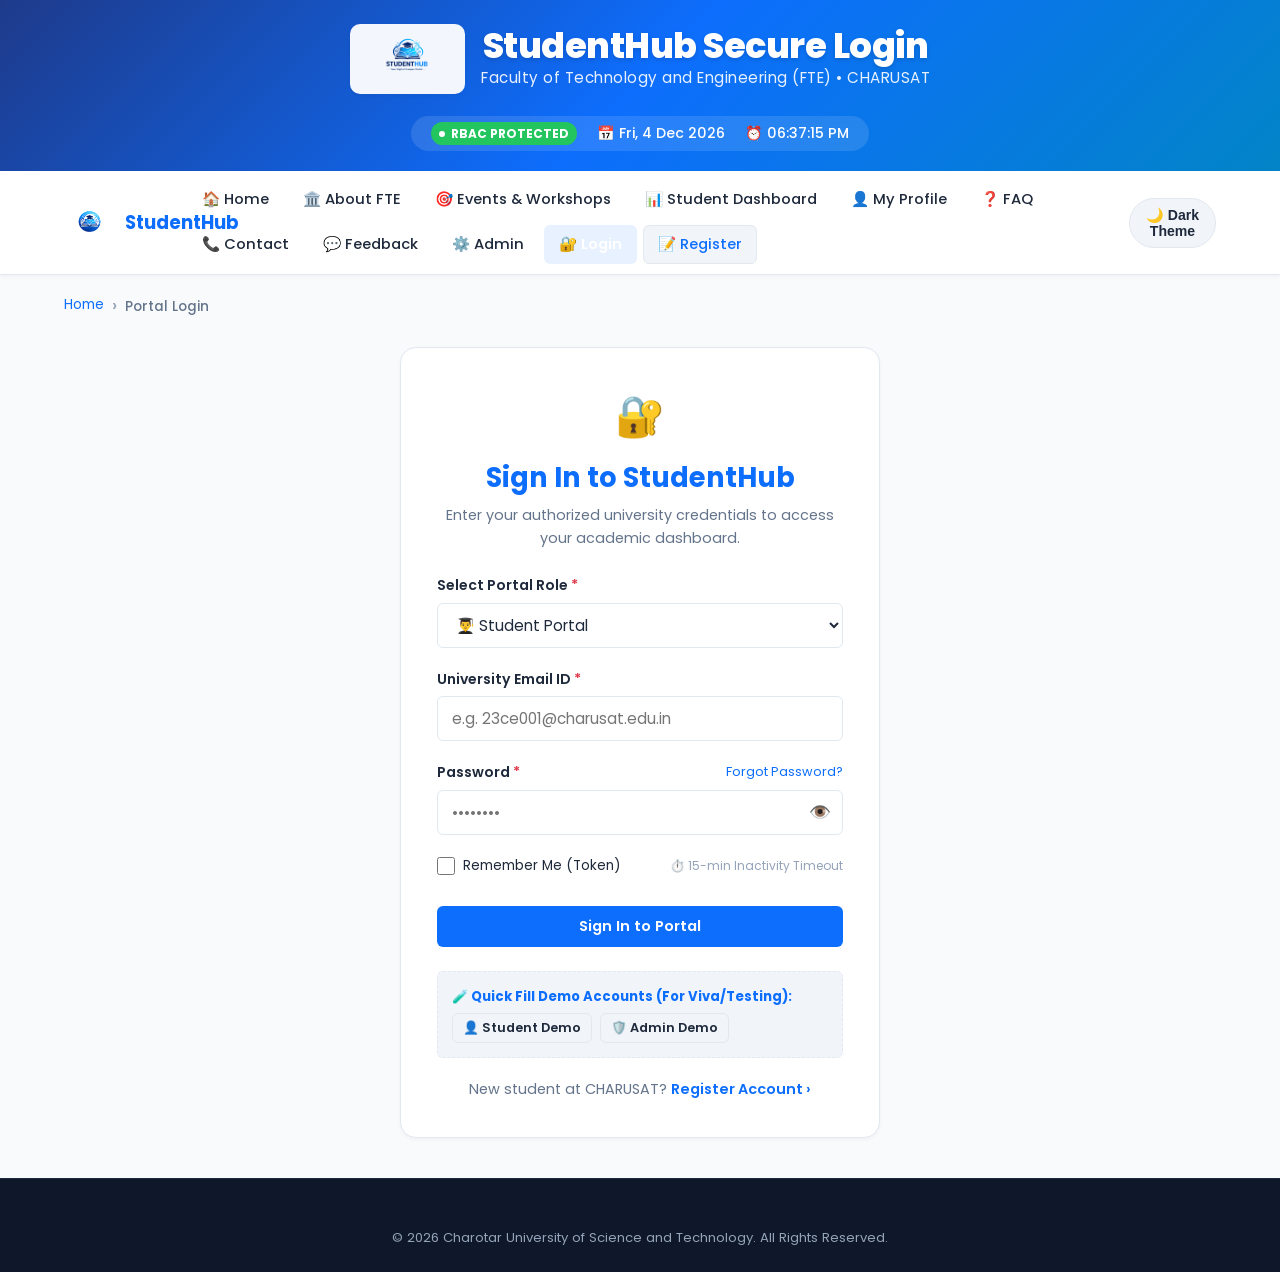
<file: pages/login.html>
<!DOCTYPE html>
<html lang="en">
<head>
    <meta charset="UTF-8">
    <meta name="viewport" content="width=device-width, initial-scale=1.0">
    <meta name="description" content="StudentHub Secure Portal Login with Role-Based Access Control">
    <title>Portal Login - StudentHub</title>
    <link rel="icon" type="image/png" href="../images/favStudentIcon.png">
    <link rel="stylesheet" href="../css/style.css">
</head>
<body>
    <a href="#mainContent" class="skip-link">Skip to main content</a>

    <!-- Header -->
    <header role="banner">
        <div class="header-top">
            <img src="../images/StudentHubLogo.png" alt="StudentHub Official Portal Logo" class="header-logo">
            <div class="header-brand">
                <h1>StudentHub Secure Login</h1>
                <p class="tagline">Faculty of Technology and Engineering (FTE) &bull; CHARUSAT</p>
            </div>
        </div>
        <div class="header-meta">
            <span class="live-badge">RBAC Protected</span>
            <span id="date">📅 Date</span>
            <span id="clock">⏰ Clock</span>
        </div>
    </header>

    <!-- Navigation -->
    <nav class="main-nav" role="navigation" aria-label="Main Navigation">
        <div class="nav-brand">
            <img src="../images/favStudentIcon.png" alt="StudentHub Icon">
            <span>StudentHub</span>
        </div>
        <button class="hamburger-btn" id="hamburgerBtn" aria-label="Toggle navigation menu" aria-expanded="false">☰</button>
        <ul class="nav-links" id="navLinks">
            <li><a href="index.html">🏠 Home</a></li>
            <li><a href="about.html">🏛️ About FTE</a></li>
            <li><a href="events.html">🎯 Events &amp; Workshops</a></li>
            <li><a href="dashboard.html">📊 Student Dashboard</a></li>
            <li><a href="profile.html">👤 My Profile</a></li>
            <li><a href="faq.html">❓ FAQ</a></li>
            <li><a href="contact.html">📞 Contact</a></li>
            <li><a href="feedback.html">💬 Feedback</a></li>
            <li><a href="admin.html">⚙️ Admin</a></li>
            <li><a href="login.html" class="btn btn-primary btn-sm active" style="color: #fff;">🔐 Login</a></li>
            <li><a href="register.html" class="btn btn-secondary btn-sm" style="color: var(--primary);">📝 Register</a></li>
        </ul>
        <div class="nav-actions">
            <button id="themeBtn" class="theme-toggle-btn" aria-label="Toggle theme">🌙 Dark Theme</button>
        </div>
    </nav>

    <!-- Breadcrumb -->
    <nav class="breadcrumb-container" aria-label="Breadcrumb">
        <ol class="breadcrumb">
            <li><a href="index.html">Home</a></li>
            <li class="active" aria-current="page">Portal Login</li>
        </ol>
    </nav>

    <!-- Main Content -->
    <main id="mainContent" role="main">

        <div class="form-card" style="max-width: 480px;">
            <div style="text-align: center; margin-bottom: 24px;">
                <div style="font-size: 2.5rem; margin-bottom: 8px;">🔐</div>
                <h2 style="color: var(--primary); font-size: 1.7rem; margin-bottom: 4px;">Sign In to StudentHub</h2>
                <p style="color: var(--text-secondary); font-size: 0.9rem;">
                    Enter your authorized university credentials to access your academic dashboard.
                </p>
            </div>

            <!-- Login Form (Practical 10) -->
            <form id="loginForm" action="../php/login_action.php" method="POST">
                <!-- CSRF Token -->
                <input type="hidden" name="csrf_token" value="demo_csrf_login_2026">

                <!-- Role Selector -->
                <div class="form-group">
                    <label for="role" class="form-label">Select Portal Role <span class="required">*</span></label>
                    <select id="role" name="role" class="form-control" required>
                        <option value="student" selected>👨‍🎓 Student Portal</option>
                        <option value="admin">👨‍💼 Administrator / Faculty</option>
                    </select>
                </div>

                <!-- Email -->
                <div class="form-group">
                    <label for="loginEmail" class="form-label">University Email ID <span class="required">*</span></label>
                    <input type="email" id="loginEmail" name="email" class="form-control" placeholder="e.g. 23ce001@charusat.edu.in" required autocomplete="username">
                </div>

                <!-- Password with Toggle -->
                <div class="form-group">
                    <div style="display: flex; justify-content: space-between; align-items: center; margin-bottom: 6px;">
                        <label for="loginPassword" class="form-label" style="margin-bottom: 0;">Password <span class="required">*</span></label>
                        <a href="faq.html" style="font-size: 0.8rem;">Forgot Password?</a>
                    </div>
                    <div style="position: relative;">
                        <input type="password" id="loginPassword" name="password" class="form-control" placeholder="••••••••" required autocomplete="current-password" style="padding-right: 42px;">
                        <button type="button" id="togglePasswordBtn" style="position: absolute; right: 10px; top: 50%; transform: translateY(-50%); background: transparent; border: none; cursor: pointer; font-size: 1.1rem; padding: 2px;" aria-label="Toggle password visibility">👁️</button>
                    </div>
                </div>

                <!-- Remember Me & Timeout Notice -->
                <div class="form-group" style="display: flex; justify-content: space-between; align-items: center;">
                    <label class="form-check" style="margin-bottom: 0;">
                        <input type="checkbox" id="rememberMe" name="remember_me" value="1">
                        <span class="form-check-label" style="font-size: 0.85rem;">Remember Me (Token)</span>
                    </label>
                    <span style="font-size: 0.75rem; color: var(--text-muted);">⏱️ 15-min Inactivity Timeout</span>
                </div>

                <!-- Submit Button -->
                <button type="submit" class="btn btn-primary btn-block" style="margin-top: 10px;">
                    Sign In to Portal
                </button>

                <!-- Demo Credentials Quick Fill for Viva / Testing -->
                <div style="margin-top: 24px; padding: 14px; background: var(--surface-alt); border-radius: var(--radius-sm); border: 1px dashed var(--border); font-size: 0.82rem;">
                    <div style="font-weight: 700; margin-bottom: 6px; color: var(--primary);">🧪 Quick Fill Demo Accounts (For Viva/Testing):</div>
                    <div style="display: flex; gap: 8px; flex-wrap: wrap;">
                        <button type="button" class="btn btn-secondary btn-sm" onclick="fillCredentials('student@charusat.ac.in', 'Student@123', 'student')">
                            👤 Student Demo
                        </button>
                        <button type="button" class="btn btn-secondary btn-sm" onclick="fillCredentials('admin@charusat.ac.in', 'Admin@123', 'admin')">
                            🛡️ Admin Demo
                        </button>
                    </div>
                </div>

                <div style="text-align: center; margin-top: 20px; font-size: 0.9rem; color: var(--text-secondary);">
                    New student at CHARUSAT? <a href="register.html" style="font-weight: 600;">Register Account ›</a>
                </div>
            </form>
        </div>

    </main>

    <!-- Footer -->
    <footer role="contentinfo">
        <div class="footer-bottom" style="border-top: none; padding-top: 0;">
            <p>&copy; 2026 Charotar University of Science and Technology. All Rights Reserved.</p>
        </div>
    </footer>

    <script src="../js/script.js"></script>
    <script>
        // Password toggle
        const toggleBtn = document.getElementById("togglePasswordBtn");
        const passwordInput = document.getElementById("loginPassword");
        if (toggleBtn && passwordInput) {
            toggleBtn.addEventListener("click", () => {
                const isPassword = passwordInput.getAttribute("type") === "password";
                passwordInput.setAttribute("type", isPassword ? "text" : "password");
                toggleBtn.textContent = isPassword ? "🙈" : "👁️";
            });
        }

        // Demo credentials filler
        function fillCredentials(email, password, role) {
            document.getElementById("loginEmail").value = email;
            document.getElementById("loginPassword").value = password;
            document.getElementById("role").value = role;
            if (window.showToast) {
                window.showToast(`Populated ${role.toUpperCase()} credentials! Click Sign In.`, "info");
            }
        }

        // Client demo redirection fallback if testing without PHP server
        const loginForm = document.getElementById("loginForm");
        loginForm.addEventListener("submit", (e) => {
            // If action is accessed via file:// protocol
            if (window.location.protocol === "file:") {
                e.preventDefault();
                const role = document.getElementById("role").value;
                if (window.showToast) window.showToast("Local file mode: Redirecting based on role...", "success");
                setTimeout(() => {
                    if (role === "admin") {
                        window.location.href = "admin.html";
                    } else {
                        window.location.href = "dashboard.html";
                    }
                }, 800);
            }
        });
    </script>
</body>
</html>
</file>
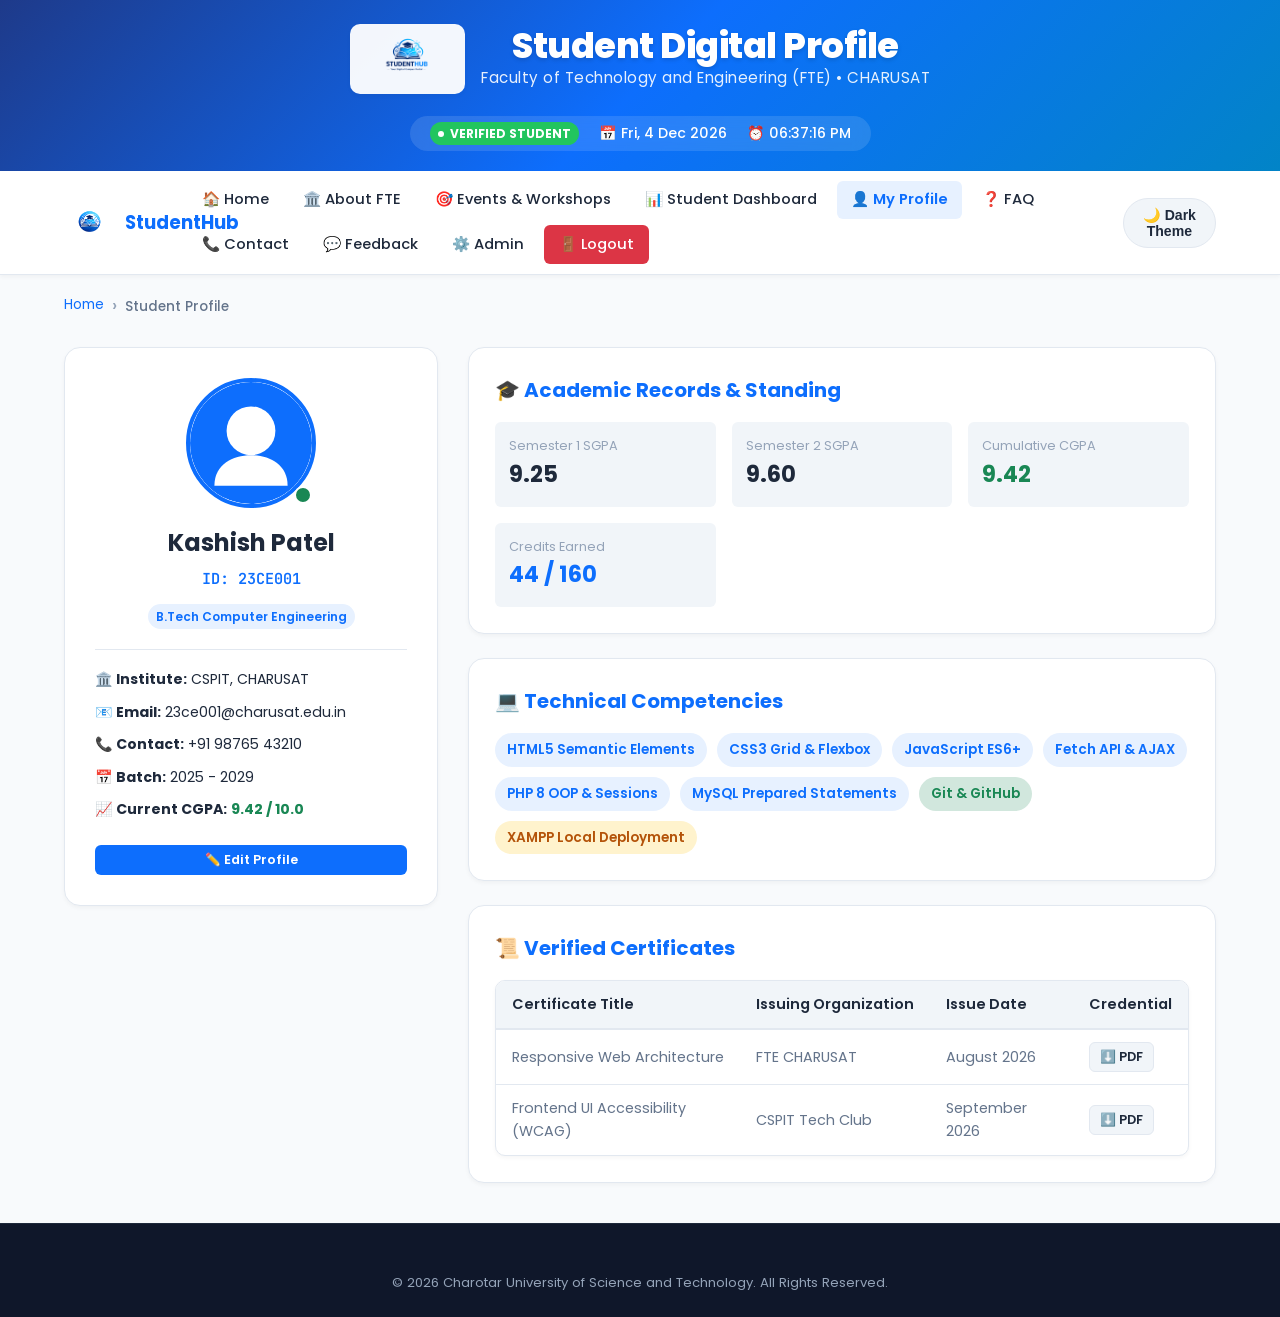
<file: pages/profile.html>
<!DOCTYPE html>
<html lang="en">
<head>
    <meta charset="UTF-8">
    <meta name="viewport" content="width=device-width, initial-scale=1.0">
    <meta name="description" content="StudentHub - Student Academic Profile and Verification Records">
    <title>My Profile - StudentHub Portal</title>
    <link rel="icon" type="image/png" href="../images/favStudentIcon.png">
    <link rel="stylesheet" href="../css/style.css">
</head>
<body>
    <a href="#mainContent" class="skip-link">Skip to main content</a>

    <!-- Header -->
    <header role="banner">
        <div class="header-top">
            <img src="../images/StudentHubLogo.png" alt="StudentHub Official Portal Logo" class="header-logo">
            <div class="header-brand">
                <h1>Student Digital Profile</h1>
                <p class="tagline">Faculty of Technology and Engineering (FTE) &bull; CHARUSAT</p>
            </div>
        </div>
        <div class="header-meta">
            <span class="live-badge">Verified Student</span>
            <span id="date">📅 Date</span>
            <span id="clock">⏰ Clock</span>
        </div>
    </header>

    <!-- Navigation -->
    <nav class="main-nav" role="navigation" aria-label="Main Navigation">
        <div class="nav-brand">
            <img src="../images/favStudentIcon.png" alt="StudentHub Icon">
            <span>StudentHub</span>
        </div>
        <button class="hamburger-btn" id="hamburgerBtn" aria-label="Toggle navigation menu" aria-expanded="false">☰</button>
        <ul class="nav-links" id="navLinks">
            <li><a href="index.html">🏠 Home</a></li>
            <li><a href="about.html">🏛️ About FTE</a></li>
            <li><a href="events.html">🎯 Events &amp; Workshops</a></li>
            <li><a href="dashboard.html">📊 Student Dashboard</a></li>
            <li><a href="profile.html" class="active">👤 My Profile</a></li>
            <li><a href="faq.html">❓ FAQ</a></li>
            <li><a href="contact.html">📞 Contact</a></li>
            <li><a href="feedback.html">💬 Feedback</a></li>
            <li><a href="admin.html">⚙️ Admin</a></li>
            <li><a href="login.html" class="btn btn-danger btn-sm" style="color: #fff;">🚪 Logout</a></li>
        </ul>
        <div class="nav-actions">
            <button id="themeBtn" class="theme-toggle-btn" aria-label="Toggle theme">🌙 Dark Theme</button>
        </div>
    </nav>

    <!-- Breadcrumb -->
    <nav class="breadcrumb-container" aria-label="Breadcrumb">
        <ol class="breadcrumb">
            <li><a href="index.html">Home</a></li>
            <li class="active" aria-current="page">Student Profile</li>
        </ol>
    </nav>

    <!-- Main Content -->
    <main id="mainContent" role="main">

        <div style="display: grid; grid-template-columns: 1fr 2fr; gap: 30px;" class="split-section">
            <!-- Left: Profile Summary Card -->
            <section style="background: var(--surface); border: 1px solid var(--border); border-radius: var(--radius-lg); padding: 30px; text-align: center; box-shadow: var(--shadow-sm); height: fit-content;">
                <div style="position: relative; width: 130px; height: 130px; margin: 0 auto 16px;">
                    <img src="../images/avatar.svg" alt="Kashish Patel" style="width: 100%; height: 100%; border-radius: 50%; border: 4px solid var(--primary); object-fit: cover;">
                    <span style="position: absolute; bottom: 4px; right: 4px; background: var(--success); width: 18px; height: 18px; border-radius: 50%; border: 2px solid #ffffff;" title="Online"></span>
                </div>
                <h2 style="font-size: 1.5rem; color: var(--text-primary); margin-bottom: 4px;">Kashish Patel</h2>
                <div style="font-family: var(--font-mono); font-weight: 600; color: var(--primary); font-size: 0.95rem; margin-bottom: 12px;">
                    ID: 23CE001
                </div>
                <span class="badge badge-primary" style="margin-bottom: 20px;">B.Tech Computer Engineering</span>

                <div style="border-top: 1px solid var(--border); padding-top: 18px; text-align: left; font-size: 0.88rem; display: flex; flex-direction: column; gap: 10px;">
                    <div><strong>🏛️ Institute:</strong> CSPIT, CHARUSAT</div>
                    <div><strong>📧 Email:</strong> 23ce001@charusat.edu.in</div>
                    <div><strong>📞 Contact:</strong> +91 98765 43210</div>
                    <div><strong>📅 Batch:</strong> 2025 - 2029</div>
                    <div><strong>📈 Current CGPA:</strong> <span style="color: var(--success); font-weight: 700;">9.42 / 10.0</span></div>
                </div>

                <div style="margin-top: 24px;">
                    <button class="btn btn-primary btn-block btn-sm" onclick="window.openModal('editProfileModal')">✏️ Edit Profile</button>
                </div>
            </section>

            <!-- Right: Academic Credentials & Technical Portfolio -->
            <section style="display: flex; flex-direction: column; gap: 24px;">
                <!-- Academic Details -->
                <div style="background: var(--surface); border: 1px solid var(--border); border-radius: var(--radius-lg); padding: 26px; box-shadow: var(--shadow-sm);">
                    <h3 style="font-size: 1.25rem; color: var(--primary); margin-bottom: 16px;">🎓 Academic Records &amp; Standing</h3>
                    <div style="display: grid; grid-template-columns: repeat(auto-fit, minmax(180px, 1fr)); gap: 16px;">
                        <div style="background: var(--surface-alt); padding: 14px; border-radius: var(--radius-sm);">
                            <div style="font-size: 0.8rem; color: var(--text-muted);">Semester 1 SGPA</div>
                            <div style="font-size: 1.4rem; font-weight: 700; color: var(--text-primary);">9.25</div>
                        </div>
                        <div style="background: var(--surface-alt); padding: 14px; border-radius: var(--radius-sm);">
                            <div style="font-size: 0.8rem; color: var(--text-muted);">Semester 2 SGPA</div>
                            <div style="font-size: 1.4rem; font-weight: 700; color: var(--text-primary);">9.60</div>
                        </div>
                        <div style="background: var(--surface-alt); padding: 14px; border-radius: var(--radius-sm);">
                            <div style="font-size: 0.8rem; color: var(--text-muted);">Cumulative CGPA</div>
                            <div style="font-size: 1.4rem; font-weight: 700; color: var(--success);">9.42</div>
                        </div>
                        <div style="background: var(--surface-alt); padding: 14px; border-radius: var(--radius-sm);">
                            <div style="font-size: 0.8rem; color: var(--text-muted);">Credits Earned</div>
                            <div style="font-size: 1.4rem; font-weight: 700; color: var(--primary);">44 / 160</div>
                        </div>
                    </div>
                </div>

                <!-- Technical Skills & Frameworks (Subject ITUE203) -->
                <div style="background: var(--surface); border: 1px solid var(--border); border-radius: var(--radius-lg); padding: 26px; box-shadow: var(--shadow-sm);">
                    <h3 style="font-size: 1.25rem; color: var(--primary); margin-bottom: 16px;">💻 Technical Competencies</h3>
                    <div style="display: flex; gap: 10px; flex-wrap: wrap;">
                        <span class="badge badge-primary" style="font-size: 0.85rem; padding: 6px 12px;">HTML5 Semantic Elements</span>
                        <span class="badge badge-primary" style="font-size: 0.85rem; padding: 6px 12px;">CSS3 Grid &amp; Flexbox</span>
                        <span class="badge badge-primary" style="font-size: 0.85rem; padding: 6px 12px;">JavaScript ES6+</span>
                        <span class="badge badge-primary" style="font-size: 0.85rem; padding: 6px 12px;">Fetch API &amp; AJAX</span>
                        <span class="badge badge-primary" style="font-size: 0.85rem; padding: 6px 12px;">PHP 8 OOP &amp; Sessions</span>
                        <span class="badge badge-primary" style="font-size: 0.85rem; padding: 6px 12px;">MySQL Prepared Statements</span>
                        <span class="badge badge-success" style="font-size: 0.85rem; padding: 6px 12px;">Git &amp; GitHub</span>
                        <span class="badge badge-warning" style="font-size: 0.85rem; padding: 6px 12px;">XAMPP Local Deployment</span>
                    </div>
                </div>

                <!-- Verified Certificates -->
                <div style="background: var(--surface); border: 1px solid var(--border); border-radius: var(--radius-lg); padding: 26px; box-shadow: var(--shadow-sm);">
                    <h3 style="font-size: 1.25rem; color: var(--primary); margin-bottom: 16px;">📜 Verified Certificates</h3>
                    <div class="table-responsive" style="margin-top: 0;">
                        <table class="table">
                            <thead>
                                <tr>
                                    <th>Certificate Title</th>
                                    <th>Issuing Organization</th>
                                    <th>Issue Date</th>
                                    <th>Credential</th>
                                </tr>
                            </thead>
                            <tbody>
                                <tr>
                                    <td>Responsive Web Architecture</td>
                                    <td>FTE CHARUSAT</td>
                                    <td>August 2026</td>
                                    <td><button class="btn btn-secondary btn-sm" onclick="alert('Downloading verified credential: CERT-2026-WEB-001')">⬇️ PDF</button></td>
                                </tr>
                                <tr>
                                    <td>Frontend UI Accessibility (WCAG)</td>
                                    <td>CSPIT Tech Club</td>
                                    <td>September 2026</td>
                                    <td><button class="btn btn-secondary btn-sm" onclick="alert('Downloading verified credential: CERT-2026-A11Y-014')">⬇️ PDF</button></td>
                                </tr>
                            </tbody>
                        </table>
                    </div>
                </div>
            </section>
        </div>

    </main>

    <!-- Modal for Editing Profile -->
    <div class="modal-backdrop" id="editProfileModal" role="dialog" aria-modal="true" aria-labelledby="editHeading">
        <div class="modal-dialog">
            <div class="modal-header">
                <h3 id="editHeading">Update Profile Details</h3>
                <button type="button" class="modal-close-btn" data-close-modal aria-label="Close dialog">&times;</button>
            </div>
            <form onsubmit="handleProfileUpdate(event)">
                <div class="modal-body">
                    <div class="form-group">
                        <label for="editMobile" class="form-label">Phone Number</label>
                        <input type="tel" id="editMobile" class="form-control" value="9876543210" required>
                    </div>
                    <div class="form-group">
                        <label for="editGithub" class="form-label">GitHub Profile URL</label>
                        <input type="url" id="editGithub" class="form-control" value="https://github.com/kashish-charusat" placeholder="https://github.com/username">
                    </div>
                    <div class="form-group">
                        <label for="editBio" class="form-label">Student Bio</label>
                        <textarea id="editBio" class="form-control" rows="3">Aspiring Full-Stack Software Engineer &amp; Open-Source Enthusiast at FTE CHARUSAT.</textarea>
                    </div>
                </div>
                <div class="modal-footer">
                    <button type="button" class="btn btn-secondary" data-close-modal>Cancel</button>
                    <button type="submit" class="btn btn-primary">Save Changes</button>
                </div>
            </form>
        </div>
    </div>

    <!-- Footer -->
    <footer role="contentinfo">
        <div class="footer-bottom" style="border-top: none; padding-top: 0;">
            <p>&copy; 2026 Charotar University of Science and Technology. All Rights Reserved.</p>
        </div>
    </footer>

    <script src="../js/script.js"></script>
    <script>
        function handleProfileUpdate(e) {
            e.preventDefault();
            window.closeModal("editProfileModal");
            if (window.showToast) {
                window.showToast("Profile information updated successfully!", "success");
            }
        }
    </script>
</body>
</html>
</file>
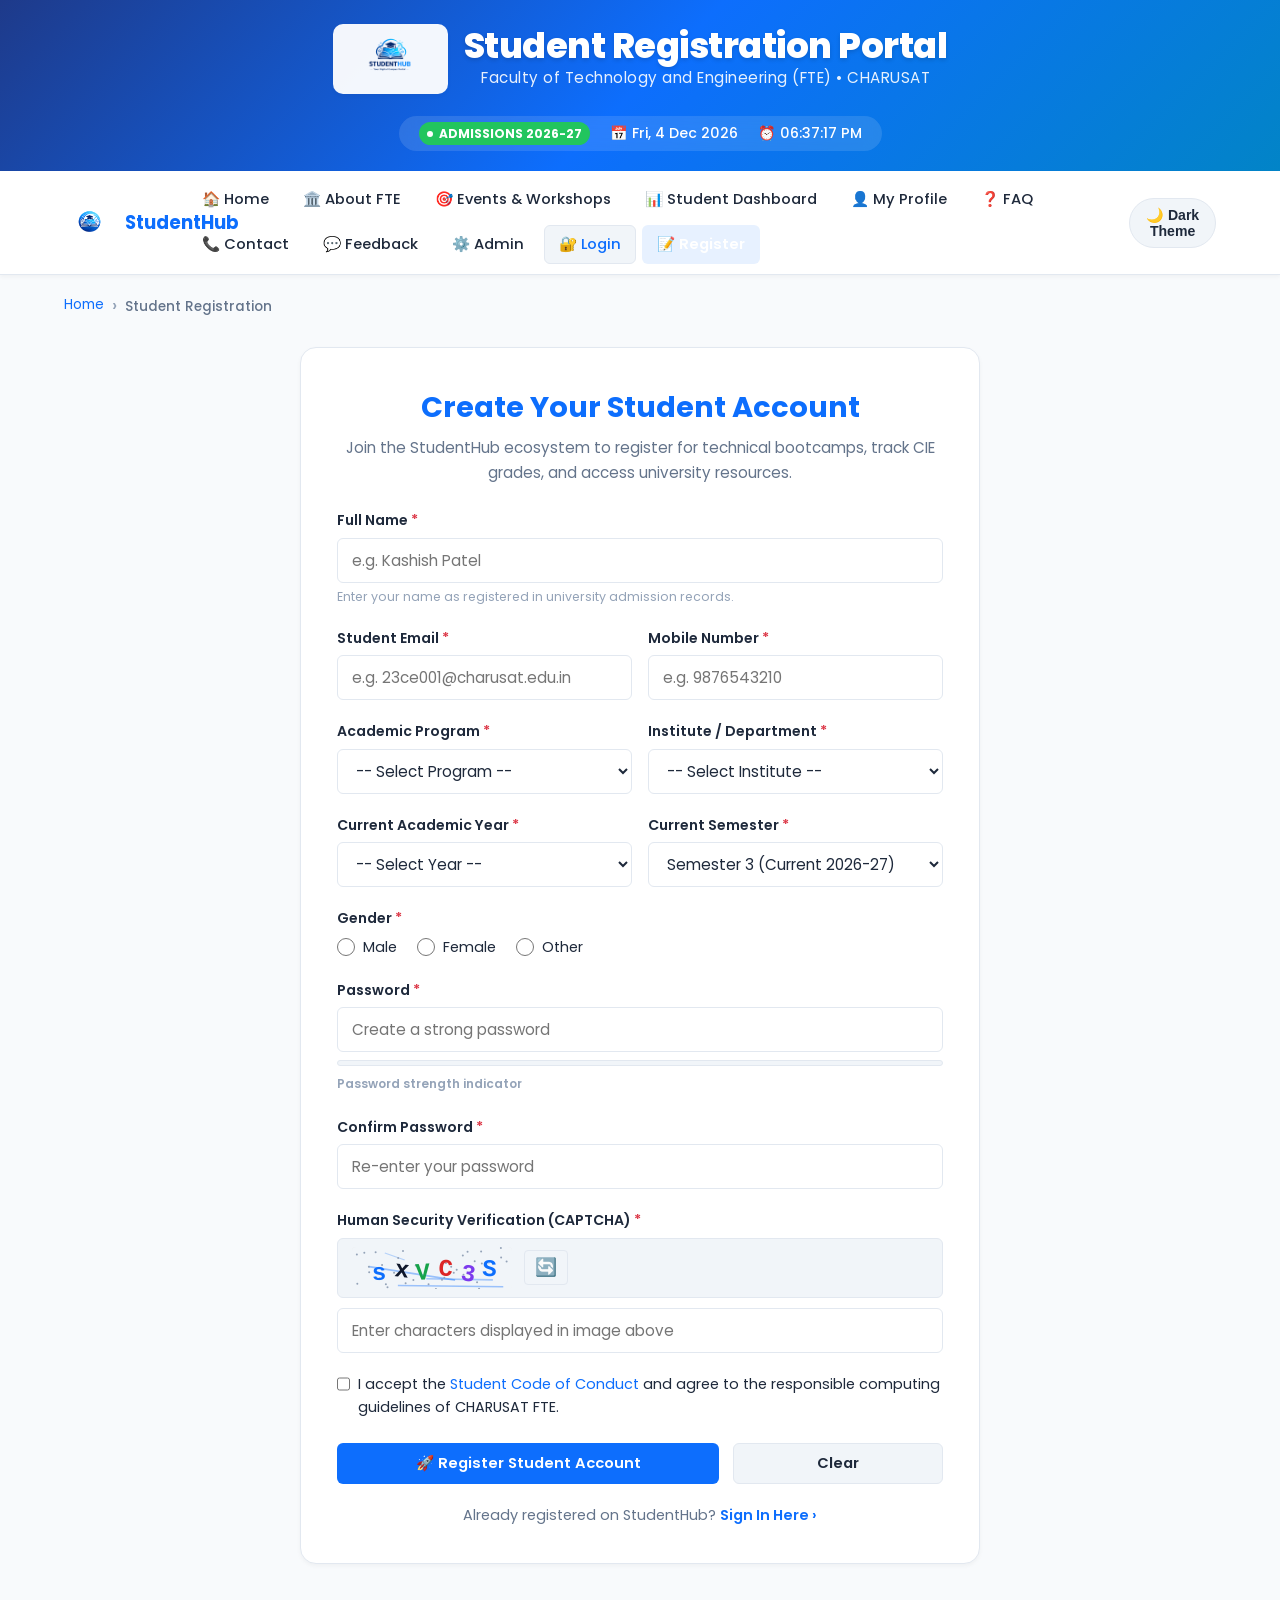
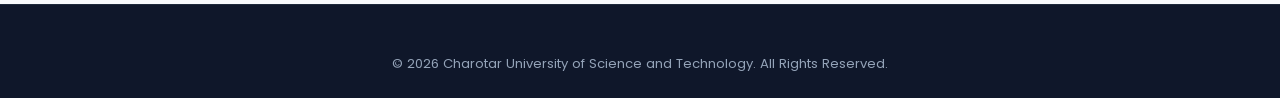
<file: pages/register.html>
<!DOCTYPE html>
<html lang="en">
<head>
    <meta charset="UTF-8">
    <meta name="viewport" content="width=device-width, initial-scale=1.0">
    <meta name="description" content="StudentHub - Student Registration Portal with Real-Time Validation and Security Measures">
    <title>Student Registration - StudentHub Portal</title>
    <link rel="icon" type="image/png" href="../images/favStudentIcon.png">
    <link rel="stylesheet" href="../css/style.css">
</head>
<body>
    <a href="#mainContent" class="skip-link">Skip to main content</a>

    <!-- Header -->
    <header role="banner">
        <div class="header-top">
            <img src="../images/StudentHubLogo.png" alt="StudentHub Official Portal Logo" class="header-logo">
            <div class="header-brand">
                <h1>Student Registration Portal</h1>
                <p class="tagline">Faculty of Technology and Engineering (FTE) &bull; CHARUSAT</p>
            </div>
        </div>
        <div class="header-meta">
            <span class="live-badge">Admissions 2026-27</span>
            <span id="date">📅 Date</span>
            <span id="clock">⏰ Clock</span>
        </div>
    </header>

    <!-- Navigation -->
    <nav class="main-nav" role="navigation" aria-label="Main Navigation">
        <div class="nav-brand">
            <img src="../images/favStudentIcon.png" alt="StudentHub Icon">
            <span>StudentHub</span>
        </div>
        <button class="hamburger-btn" id="hamburgerBtn" aria-label="Toggle navigation menu" aria-expanded="false">☰</button>
        <ul class="nav-links" id="navLinks">
            <li><a href="index.html">🏠 Home</a></li>
            <li><a href="about.html">🏛️ About FTE</a></li>
            <li><a href="events.html">🎯 Events &amp; Workshops</a></li>
            <li><a href="dashboard.html">📊 Student Dashboard</a></li>
            <li><a href="profile.html">👤 My Profile</a></li>
            <li><a href="faq.html">❓ FAQ</a></li>
            <li><a href="contact.html">📞 Contact</a></li>
            <li><a href="feedback.html">💬 Feedback</a></li>
            <li><a href="admin.html">⚙️ Admin</a></li>
            <li><a href="login.html" class="btn btn-secondary btn-sm" style="color: var(--primary);">🔐 Login</a></li>
            <li><a href="register.html" class="btn btn-primary btn-sm active" style="color: #fff;">📝 Register</a></li>
        </ul>
        <div class="nav-actions">
            <button id="themeBtn" class="theme-toggle-btn" aria-label="Toggle theme">🌙 Dark Theme</button>
        </div>
    </nav>

    <!-- Breadcrumb -->
    <nav class="breadcrumb-container" aria-label="Breadcrumb">
        <ol class="breadcrumb">
            <li><a href="index.html">Home</a></li>
            <li class="active" aria-current="page">Student Registration</li>
        </ol>
    </nav>

    <!-- Main Content -->
    <main id="mainContent" role="main">

        <div class="form-card">
            <div style="text-align: center; margin-bottom: 24px;">
                <h2 style="color: var(--primary); font-size: 1.8rem; margin-bottom: 6px;">Create Your Student Account</h2>
                <p style="color: var(--text-secondary); font-size: 0.95rem;">
                    Join the StudentHub ecosystem to register for technical bootcamps, track CIE grades, and access university resources.
                </p>
            </div>

            <!-- Registration Form (Practicals 2, 5, 7, 9) -->
            <form id="registrationForm" action="../php/process_register.php" method="POST" novalidate>
                <!-- CSRF Token (Practical 7 & 9 Advanced) -->
                <input type="hidden" name="csrf_token" value="demo_csrf_token_studenthub_2026">

                <!-- Full Name -->
                <div class="form-group">
                    <label for="fullName" class="form-label">Full Name <span class="required">*</span></label>
                    <input type="text" id="fullName" name="fullName" class="form-control" placeholder="e.g. Kashish Patel" required autocomplete="name">
                    <div class="invalid-feedback">Please enter your full name (letters only, min 3 characters).</div>
                    <div class="form-help">Enter your name as registered in university admission records.</div>
                </div>

                <!-- Email & Mobile -->
                <div style="display: grid; grid-template-columns: 1fr 1fr; gap: 16px;">
                    <div class="form-group">
                        <label for="email" class="form-label">Student Email <span class="required">*</span></label>
                        <input type="email" id="email" name="email" class="form-control" placeholder="e.g. 23ce001@charusat.edu.in" required autocomplete="email">
                        <div class="invalid-feedback">Please provide a valid university email address.</div>
                    </div>
                    <div class="form-group">
                        <label for="mobile" class="form-label">Mobile Number <span class="required">*</span></label>
                        <input type="tel" id="mobile" name="mobile" class="form-control" placeholder="e.g. 9876543210" maxlength="10" required autocomplete="tel">
                        <div class="invalid-feedback">Must be a valid 10-digit mobile number.</div>
                    </div>
                </div>

                <!-- Academic Program & Institute -->
                <div style="display: grid; grid-template-columns: 1fr 1fr; gap: 16px;">
                    <div class="form-group">
                        <label for="course" class="form-label">Academic Program <span class="required">*</span></label>
                        <select id="course" name="course" class="form-control" required>
                            <option value="">-- Select Program --</option>
                            <option value="B.Tech Computer Engineering">B.Tech Computer Engineering (CE)</option>
                            <option value="B.Tech Information Technology">B.Tech Information Technology (IT)</option>
                            <option value="B.Tech Artificial Intelligence & ML">B.Tech AI &amp; ML (AIML)</option>
                            <option value="B.Tech Computer Science & Engg">B.Tech Computer Science (CSE)</option>
                            <option value="B.Tech Electronics & Comm">B.Tech Electronics &amp; Comm (EC)</option>
                            <option value="B.Tech Mechanical Engineering">B.Tech Mechanical Engineering (ME)</option>
                            <option value="B.Tech Civil Engineering">B.Tech Civil Engineering (CL)</option>
                        </select>
                        <div class="invalid-feedback">Please select your academic program.</div>
                    </div>
                    <div class="form-group">
                        <label for="department" class="form-label">Institute / Department <span class="required">*</span></label>
                        <select id="department" name="department" class="form-control" required>
                            <option value="">-- Select Institute --</option>
                            <option value="CSPIT">CSPIT (Chandubhai S Patel Inst of Tech)</option>
                            <option value="DEPSTAR">DEPSTAR (Devang Patel Inst of Adv Tech)</option>
                        </select>
                        <div class="invalid-feedback">Please select your institute.</div>
                    </div>
                </div>

                <!-- Year and Semester -->
                <div style="display: grid; grid-template-columns: 1fr 1fr; gap: 16px;">
                    <div class="form-group">
                        <label for="year" class="form-label">Current Academic Year <span class="required">*</span></label>
                        <select id="year" name="year" class="form-control" required>
                            <option value="">-- Select Year --</option>
                            <option value="1st Year">1st Year</option>
                            <option value="2nd Year">2nd Year</option>
                            <option value="3rd Year">3rd Year</option>
                            <option value="4th Year">4th Year</option>
                        </select>
                        <div class="invalid-feedback">Please select your current study year.</div>
                    </div>
                    <div class="form-group">
                        <label for="semester" class="form-label">Current Semester <span class="required">*</span></label>
                        <select id="semester" name="semester" class="form-control" required>
                            <option value="">-- Select Semester --</option>
                            <option value="1">Semester 1</option>
                            <option value="2">Semester 2</option>
                            <option value="3" selected>Semester 3 (Current 2026-27)</option>
                            <option value="4">Semester 4</option>
                            <option value="5">Semester 5</option>
                            <option value="6">Semester 6</option>
                            <option value="7">Semester 7</option>
                            <option value="8">Semester 8</option>
                        </select>
                        <div class="invalid-feedback">Please select your current semester.</div>
                    </div>
                </div>

                <!-- Gender Radio Group (Practical 5) -->
                <div class="form-group">
                    <label class="form-label">Gender <span class="required">*</span></label>
                    <div style="display: flex; gap: 20px; align-items: center; margin-top: 6px;">
                        <label class="form-check" style="margin-bottom: 0;">
                            <input type="radio" name="gender" value="Male" required>
                            <span class="form-check-label">Male</span>
                        </label>
                        <label class="form-check" style="margin-bottom: 0;">
                            <input type="radio" name="gender" value="Female">
                            <span class="form-check-label">Female</span>
                        </label>
                        <label class="form-check" style="margin-bottom: 0;">
                            <input type="radio" name="gender" value="Other">
                            <span class="form-check-label">Other</span>
                        </label>
                    </div>
                    <div id="genderFeedback" class="invalid-feedback">Please select your gender.</div>
                </div>

                <!-- Password with Strength Meter (Practical 5) -->
                <div class="form-group">
                    <label for="password" class="form-label">Password <span class="required">*</span></label>
                    <input type="password" id="password" name="password" class="form-control" placeholder="Create a strong password" required autocomplete="new-password">
                    <div class="invalid-feedback">Password must have 8+ chars with uppercase, lowercase, number &amp; symbol.</div>
                    
                    <!-- Password Strength Meter Bar -->
                    <div class="password-meter">
                        <div class="strength-bar-bg">
                            <div id="strengthBar" class="strength-bar"></div>
                        </div>
                        <span id="strengthText" class="strength-text">Password strength indicator</span>
                    </div>
                </div>

                <!-- Confirm Password -->
                <div class="form-group">
                    <label for="confirmPassword" class="form-label">Confirm Password <span class="required">*</span></label>
                    <input type="password" id="confirmPassword" name="confirmPassword" class="form-control" placeholder="Re-enter your password" required autocomplete="new-password">
                    <div class="invalid-feedback">Passwords do not match.</div>
                </div>

                <!-- Canvas CAPTCHA (Practical 5 Advanced) -->
                <div class="form-group">
                    <label for="captchaInput" class="form-label">Human Security Verification (CAPTCHA) <span class="required">*</span></label>
                    <div class="captcha-box">
                        <canvas id="captchaCanvas" width="160" height="42" aria-label="Security CAPTCHA verification code"></canvas>
                        <button type="button" id="refreshCaptchaBtn" class="captcha-refresh-btn" title="Refresh CAPTCHA code">🔄</button>
                    </div>
                    <input type="text" id="captchaInput" name="captchaInput" class="form-control" placeholder="Enter characters displayed in image above" required autocomplete="off">
                    <div class="invalid-feedback">Incorrect CAPTCHA characters. Please try again.</div>
                </div>

                <!-- Terms and Conditions Checkbox -->
                <div class="form-group">
                    <label class="form-check">
                        <input type="checkbox" id="terms" name="terms" required>
                        <span class="form-check-label">
                            I accept the <a href="about.html" target="_blank">Student Code of Conduct</a> and agree to the 
                            responsible computing guidelines of CHARUSAT FTE.
                        </span>
                    </label>
                    <div id="termsFeedback" class="invalid-feedback">You must accept the terms to proceed.</div>
                </div>

                <!-- Action Buttons -->
                <div style="display: flex; gap: 14px; margin-top: 24px;">
                    <button type="submit" class="btn btn-primary" style="flex: 2;">🚀 Register Student Account</button>
                    <button type="reset" class="btn btn-secondary" style="flex: 1;">Clear</button>
                </div>

                <div style="text-align: center; margin-top: 20px; font-size: 0.9rem; color: var(--text-secondary);">
                    Already registered on StudentHub? <a href="login.html" style="font-weight: 600;">Sign In Here ›</a>
                </div>
            </form>
        </div>

    </main>

    <!-- Footer -->
    <footer role="contentinfo">
        <div class="footer-bottom" style="border-top: none; padding-top: 0;">
            <p>&copy; 2026 Charotar University of Science and Technology. All Rights Reserved.</p>
        </div>
    </footer>

    <!-- Scripts -->
    <script src="../js/script.js"></script>
    <script src="../js/validation.js"></script>
</body>
</html>
</file>
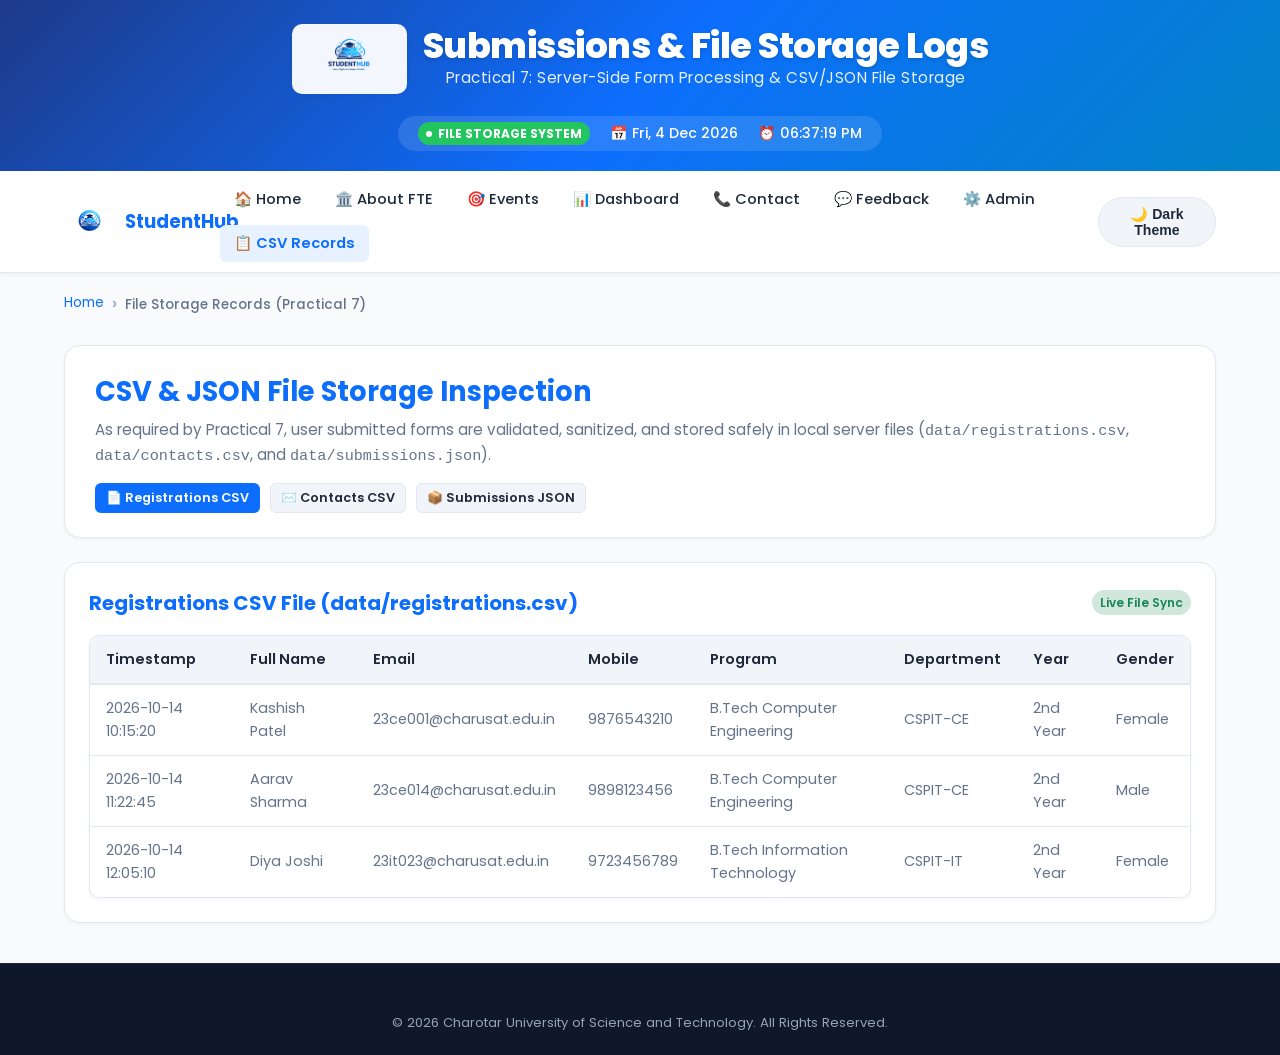
<file: pages/submissions.html>
<!DOCTYPE html>
<html lang="en">
<head>
    <meta charset="UTF-8">
    <meta name="viewport" content="width=device-width, initial-scale=1.0">
    <meta name="description" content="View File-Based Submissions (CSV / JSON Storage) - StudentHub">
    <title>CSV &amp; JSON Submissions - StudentHub Portal</title>
    <link rel="icon" type="image/png" href="../images/favStudentIcon.png">
    <link rel="stylesheet" href="../css/style.css">
</head>
<body>
    <a href="#mainContent" class="skip-link">Skip to main content</a>

    <!-- Header -->
    <header role="banner">
        <div class="header-top">
            <img src="../images/StudentHubLogo.png" alt="StudentHub Official Portal Logo" class="header-logo">
            <div class="header-brand">
                <h1>Submissions &amp; File Storage Logs</h1>
                <p class="tagline">Practical 7: Server-Side Form Processing &amp; CSV/JSON File Storage</p>
            </div>
        </div>
        <div class="header-meta">
            <span class="live-badge">File Storage System</span>
            <span id="date">📅 Date</span>
            <span id="clock">⏰ Clock</span>
        </div>
    </header>

    <!-- Navigation -->
    <nav class="main-nav" role="navigation" aria-label="Main Navigation">
        <div class="nav-brand">
            <img src="../images/favStudentIcon.png" alt="StudentHub Icon">
            <span>StudentHub</span>
        </div>
        <button class="hamburger-btn" id="hamburgerBtn" aria-label="Toggle navigation menu" aria-expanded="false">☰</button>
        <ul class="nav-links" id="navLinks">
            <li><a href="index.html">🏠 Home</a></li>
            <li><a href="about.html">🏛️ About FTE</a></li>
            <li><a href="events.html">🎯 Events</a></li>
            <li><a href="dashboard.html">📊 Dashboard</a></li>
            <li><a href="contact.html">📞 Contact</a></li>
            <li><a href="feedback.html">💬 Feedback</a></li>
            <li><a href="admin.html">⚙️ Admin</a></li>
            <li><a href="submissions.html" class="active">📋 CSV Records</a></li>
        </ul>
        <div class="nav-actions">
            <button id="themeBtn" class="theme-toggle-btn" aria-label="Toggle theme">🌙 Dark Theme</button>
        </div>
    </nav>

    <!-- Breadcrumb -->
    <nav class="breadcrumb-container" aria-label="Breadcrumb">
        <ol class="breadcrumb">
            <li><a href="index.html">Home</a></li>
            <li class="active" aria-current="page">File Storage Records (Practical 7)</li>
        </ol>
    </nav>

    <!-- Main Content -->
    <main id="mainContent" role="main">

        <section class="hero-section" style="padding: 24px 30px; margin-bottom: 24px;">
            <h2 style="font-size: 1.7rem; color: var(--primary); margin-bottom: 4px;">CSV &amp; JSON File Storage Inspection</h2>
            <p style="color: var(--text-secondary); font-size: 0.95rem;">
                As required by Practical 7, user submitted forms are validated, sanitized, and stored safely in local server files 
                (<code>data/registrations.csv</code>, <code>data/contacts.csv</code>, and <code>data/submissions.json</code>).
            </p>
            <div style="display: flex; gap: 10px; margin-top: 14px;">
                <button class="btn btn-primary btn-sm" onclick="switchSubmissionTab('registrations')">📄 Registrations CSV</button>
                <button class="btn btn-secondary btn-sm" onclick="switchSubmissionTab('contacts')">✉️ Contacts CSV</button>
                <button class="btn btn-secondary btn-sm" onclick="switchSubmissionTab('json')">📦 Submissions JSON</button>
            </div>
        </section>

        <!-- Records Table -->
        <section style="background: var(--surface); border: 1px solid var(--border); border-radius: var(--radius-lg); padding: 24px; box-shadow: var(--shadow-sm);">
            <div style="display: flex; justify-content: space-between; align-items: center; margin-bottom: 16px;">
                <h3 id="currentLogTitle" style="font-size: 1.25rem; color: var(--primary);">Registrations CSV File (data/registrations.csv)</h3>
                <span class="badge badge-success">Live File Sync</span>
            </div>

            <div class="table-responsive" style="margin-top: 0;">
                <table class="table" id="submissionsTable">
                    <thead id="submissionsThead">
                        <tr>
                            <th>Timestamp</th>
                            <th>Full Name</th>
                            <th>Email</th>
                            <th>Mobile</th>
                            <th>Program</th>
                            <th>Department</th>
                            <th>Year</th>
                            <th>Gender</th>
                        </tr>
                    </thead>
                    <tbody id="submissionsTbody">
                        <!-- Loaded dynamically -->
                    </tbody>
                </table>
            </div>
            <pre id="jsonViewer" style="display: none; background: var(--surface-alt); padding: 20px; border-radius: var(--radius-sm); font-family: var(--font-mono); font-size: 0.88rem; overflow-x: auto; border: 1px solid var(--border);"></pre>
        </section>

    </main>

    <!-- Footer -->
    <footer role="contentinfo">
        <div class="footer-bottom" style="border-top: none; padding-top: 0;">
            <p>&copy; 2026 Charotar University of Science and Technology. All Rights Reserved.</p>
        </div>
    </footer>

    <script src="../js/script.js"></script>
    <script>
        let currentTab = "registrations";

        async function loadCsv(filePath, headers, isContact = false) {
            document.getElementById("submissionsTable").style.display = "table";
            document.getElementById("jsonViewer").style.display = "none";

            const thead = document.getElementById("submissionsThead");
            thead.innerHTML = `<tr>${headers.map(h => `<th>${h}</th>`).join('')}</tr>`;

            const tbody = document.getElementById("submissionsTbody");
            tbody.innerHTML = `<tr><td colspan="${headers.length}" style="text-align: center;">Loading file contents...</td></tr>`;

            try {
                const res = await fetch(filePath);
                const text = await res.text();
                const lines = text.trim().split("\n").filter(l => l.trim().length > 0);
                
                // Skip header line
                const dataLines = lines.slice(1);
                if (dataLines.length === 0) {
                    tbody.innerHTML = `<tr><td colspan="${headers.length}" style="text-align: center;">No entries found.</td></tr>`;
                    return;
                }

                tbody.innerHTML = dataLines.map(line => {
                    // Simple CSV parser handling quotes
                    const values = line.match(/(".*?"|[^",\s]+)(?=\s*,|\s*$)/g) || line.split(",");
                    return `<tr>${values.map(v => `<td>${v.replace(/^"|"$/g, '')}</td>`).join('')}</tr>`;
                }).join("");
            } catch (e) {
                tbody.innerHTML = `<tr><td colspan="${headers.length}" style="color: var(--danger); text-align: center;">Could not read file: ${filePath}</td></tr>`;
            }
        }

        async function loadJson(filePath) {
            document.getElementById("submissionsTable").style.display = "none";
            const viewer = document.getElementById("jsonViewer");
            viewer.style.display = "block";
            viewer.textContent = "Loading JSON contents...";

            try {
                const res = await fetch(filePath);
                const data = await res.json();
                viewer.textContent = JSON.stringify(data, null, 2);
            } catch (e) {
                viewer.textContent = "Could not parse JSON file.";
            }
        }

        function switchSubmissionTab(tab) {
            currentTab = tab;
            const title = document.getElementById("currentLogTitle");
            if (tab === "registrations") {
                title.textContent = "Registrations CSV File (data/registrations.csv)";
                loadCsv("../data/registrations.csv", ["Timestamp", "Full Name", "Email", "Mobile", "Program", "Department", "Year", "Gender"]);
            } else if (tab === "contacts") {
                title.textContent = "Contacts & Inquiries CSV File (data/contacts.csv)";
                loadCsv("../data/contacts.csv", ["Timestamp", "Name", "Email", "Subject", "Department", "Message"]);
            } else {
                title.textContent = "Consolidated Submissions JSON File (data/submissions.json)";
                loadJson("../data/submissions.json");
            }
        }

        // Initial load
        switchSubmissionTab("registrations");
    </script>
</body>
</html>
</file>
<file: css/style.css>
@import url('https://fonts.googleapis.com/css2?family=Poppins:wght@300;400;500;600;700;800&family=JetBrains+Mono:wght@400;600&display=swap');

/* ==========================================================================
   CSS Custom Properties (Theme Design System)
   StudentHub Portal - CHARUSAT FTE ITUE203
   ========================================================================== */

:root {
    --primary: #0d6efd;
    --primary-hover: #0b5ed7;
    --primary-light: #e7f1ff;
    --secondary: #6c757d;
    --success: #198754;
    --success-light: #d1e7dd;
    --danger: #dc3545;
    --danger-light: #f8d7da;
    --warning: #ffc107;
    --warning-light: #fff3cd;
    --info: #0dcaf0;
    --dark: #212529;
    --light: #f8f9fa;
    --surface: #ffffff;
    --surface-alt: #f1f5f9;
    --border: #e2e8f0;
    --text-primary: #1e293b;
    --text-secondary: #64748b;
    --text-muted: #94a3b8;
    --shadow-sm: 0 2px 4px rgba(0,0,0,0.04);
    --shadow-md: 0 6px 18px rgba(0,0,0,0.08);
    --shadow-lg: 0 12px 28px rgba(0,0,0,0.12);
    --radius-sm: 6px;
    --radius-md: 10px;
    --radius-lg: 16px;
    --radius-full: 9999px;
    --transition: all 0.3s cubic-bezier(0.4, 0, 0.2, 1);
    --font-sans: 'Poppins', -apple-system, BlinkMacSystemFont, sans-serif;
    --font-mono: 'JetBrains Mono', monospace;
}

/* Dark Theme Variables */
body.dark-theme {
    --primary: #3b82f6;
    --primary-hover: #60a5fa;
    --primary-light: #1e293b;
    --surface: #1e293b;
    --surface-alt: #0f172a;
    --border: #334155;
    --text-primary: #f8fafc;
    --text-secondary: #cbd5e1;
    --text-muted: #64748b;
    --shadow-sm: 0 2px 4px rgba(0,0,0,0.3);
    --shadow-md: 0 6px 18px rgba(0,0,0,0.4);
    --shadow-lg: 0 12px 28px rgba(0,0,0,0.5);
    background-color: #0b1120;
    color: var(--text-primary);
}

/* ==========================================================================
   Global Reset & Base
   ========================================================================== */

*, *::before, *::after {
    margin: 0;
    padding: 0;
    box-sizing: border-box;
}

html {
    scroll-behavior: smooth;
    font-size: 16px;
}

body {
    font-family: var(--font-sans);
    background-color: #f8fafc;
    color: var(--text-primary);
    line-height: 1.6;
    min-height: 100vh;
    display: flex;
    flex-direction: column;
    transition: background-color 0.3s ease, color 0.3s ease;
}

a {
    color: var(--primary);
    text-decoration: none;
    transition: var(--transition);
}

a:hover {
    color: var(--primary-hover);
}

img {
    max-width: 100%;
    height: auto;
    display: block;
}

/* Accessibility Skip Link */
.skip-link {
    position: absolute;
    top: -60px;
    left: 20px;
    background: var(--primary);
    color: #ffffff;
    padding: 10px 18px;
    border-radius: var(--radius-sm);
    z-index: 9999;
    font-weight: 600;
    transition: top 0.2s ease;
}
.skip-link:focus {
    top: 20px;
}

/* ==========================================================================
   Header & Live Status Bar
   ========================================================================== */

header {
    background: linear-gradient(135deg, #1e3a8a 0%, #0d6efd 50%, #0284c7 100%);
    color: #ffffff;
    padding: 24px 20px 20px;
    text-align: center;
    position: relative;
    box-shadow: 0 4px 20px rgba(13, 110, 253, 0.25);
}

.header-top {
    display: flex;
    justify-content: center;
    align-items: center;
    gap: 16px;
    margin-bottom: 8px;
}

.header-logo {
    max-height: 70px;
    width: auto;
    background: rgba(255, 255, 255, 0.95);
    padding: 6px 14px;
    border-radius: var(--radius-md);
    box-shadow: var(--shadow-sm);
}

.header-brand h1 {
    font-size: 2.2rem;
    font-weight: 800;
    letter-spacing: -0.5px;
    line-height: 1.1;
    text-shadow: 0 2px 4px rgba(0,0,0,0.15);
}

.header-brand .tagline {
    font-size: 0.95rem;
    opacity: 0.9;
    font-weight: 400;
    letter-spacing: 0.5px;
}

.header-meta {
    display: flex;
    justify-content: center;
    align-items: center;
    gap: 20px;
    margin-top: 14px;
    flex-wrap: wrap;
    font-size: 0.88rem;
    font-weight: 500;
    background: rgba(255, 255, 255, 0.12);
    backdrop-filter: blur(8px);
    display: inline-flex;
    padding: 6px 20px;
    border-radius: var(--radius-full);
}

.header-meta .live-badge {
    display: inline-flex;
    align-items: center;
    gap: 6px;
    background: #22c55e;
    color: #ffffff;
    font-size: 0.75rem;
    padding: 2px 8px;
    border-radius: var(--radius-full);
    font-weight: 700;
    text-transform: uppercase;
}

.live-badge::before {
    content: '';
    width: 6px;
    height: 6px;
    background: #ffffff;
    border-radius: 50%;
    animation: pulse 1.5s infinite;
}

@keyframes pulse {
    0% { opacity: 1; transform: scale(1); }
    50% { opacity: 0.4; transform: scale(1.3); }
    100% { opacity: 1; transform: scale(1); }
}

/* ==========================================================================
   Notification Banner (Practical 4)
   ========================================================================== */

#notification {
    background: linear-gradient(90deg, #fef3c7, #fffbeb);
    border-left: 5px solid var(--warning);
    border-bottom: 1px solid #fde68a;
    padding: 12px 24px;
    color: #92400e;
    display: flex;
    justify-content: space-between;
    align-items: center;
    font-size: 0.92rem;
    transition: var(--transition);
}

body.dark-theme #notification {
    background: #292524;
    border-left-color: #f59e0b;
    border-bottom-color: #44403c;
    color: #fde68a;
}

#notification.hidden {
    display: none;
}

.notification-content {
    display: flex;
    align-items: center;
    gap: 12px;
}

.notification-badge {
    background: #f59e0b;
    color: #ffffff;
    font-weight: 700;
    font-size: 0.72rem;
    padding: 2px 8px;
    border-radius: 4px;
    text-transform: uppercase;
}

#closeNotification {
    background: transparent;
    border: none;
    font-size: 1.4rem;
    cursor: pointer;
    color: inherit;
    line-height: 1;
    padding: 4px 8px;
    border-radius: 4px;
    transition: var(--transition);
}

#closeNotification:hover {
    background: rgba(0,0,0,0.08);
}

/* ==========================================================================
   Navigation Bar (Practical 2, 3, 4)
   ========================================================================== */

nav.main-nav {
    display: flex;
    justify-content: space-between;
    align-items: center;
    background: var(--surface);
    padding: 10px 5%;
    box-shadow: var(--shadow-sm);
    position: sticky;
    top: 0;
    z-index: 1000;
    border-bottom: 1px solid var(--border);
    transition: background 0.3s ease;
}

.nav-brand {
    display: flex;
    align-items: center;
    gap: 10px;
    font-weight: 700;
    font-size: 1.15rem;
    color: var(--primary);
}

.nav-brand img {
    height: 34px;
    width: auto;
}

.nav-links {
    display: flex;
    align-items: center;
    list-style: none;
    gap: 6px;
    flex-wrap: wrap;
}

.nav-links a {
    color: var(--text-primary);
    font-weight: 500;
    font-size: 0.92rem;
    padding: 7px 14px;
    border-radius: var(--radius-sm);
    transition: var(--transition);
    display: inline-flex;
    align-items: center;
    gap: 6px;
}

.nav-links a:hover,
.nav-links a.active {
    background: var(--primary-light);
    color: var(--primary);
    font-weight: 600;
}

.nav-actions {
    display: flex;
    align-items: center;
    gap: 10px;
}

.theme-toggle-btn {
    background: var(--surface-alt);
    border: 1px solid var(--border);
    color: var(--text-primary);
    padding: 8px 14px;
    border-radius: var(--radius-full);
    cursor: pointer;
    font-size: 0.88rem;
    font-weight: 600;
    display: inline-flex;
    align-items: center;
    gap: 6px;
    transition: var(--transition);
}

.theme-toggle-btn:hover {
    background: var(--border);
}

.hamburger-btn {
    display: none;
    background: transparent;
    border: none;
    font-size: 1.5rem;
    cursor: pointer;
    color: var(--text-primary);
    padding: 4px;
}

/* Breadcrumbs (Practical 2 Advanced) */
.breadcrumb-container {
    width: 90%;
    max-width: 1200px;
    margin: 16px auto 0;
}

.breadcrumb {
    display: flex;
    align-items: center;
    list-style: none;
    gap: 8px;
    font-size: 0.85rem;
    color: var(--text-muted);
}

.breadcrumb li + li::before {
    content: "›";
    color: var(--text-muted);
    font-size: 1.1rem;
    margin-right: 8px;
}

.breadcrumb a {
    color: var(--primary);
}

.breadcrumb .active {
    color: var(--text-secondary);
    font-weight: 500;
}

/* ==========================================================================
   Main Content Layout
   ========================================================================== */

main {
    flex: 1;
    width: 90%;
    max-width: 1200px;
    margin: 28px auto 40px;
}

/* Hero Section */
.hero-section {
    background: var(--surface);
    border-radius: var(--radius-lg);
    padding: 32px;
    margin-bottom: 36px;
    box-shadow: var(--shadow-sm);
    border: 1px solid var(--border);
}

.hero-content h2 {
    font-size: 2rem;
    font-weight: 700;
    color: var(--primary);
    margin-bottom: 12px;
}

.hero-lead {
    font-size: 1.05rem;
    color: var(--text-secondary);
    margin-bottom: 24px;
    line-height: 1.7;
}

/* ==========================================================================
   Campus Image & Thought Card (User Explicit Request)
   ========================================================================== */

.campus-showcase {
    margin: 28px 0;
    background: var(--surface-alt);
    border-radius: var(--radius-lg);
    overflow: hidden;
    border: 1px solid var(--border);
    box-shadow: var(--shadow-md);
    transition: var(--transition);
}

.campus-showcase:hover {
    box-shadow: var(--shadow-lg);
}

.campus-image-wrapper {
    position: relative;
    overflow: hidden;
    max-height: 480px;
}

.campus-image-wrapper img {
    width: 100%;
    height: 100%;
    object-fit: cover;
    display: block;
    transition: transform 0.5s ease;
}

.campus-showcase:hover .campus-image-wrapper img {
    transform: scale(1.02);
}

.campus-overlay-badge {
    position: absolute;
    bottom: 16px;
    left: 20px;
    background: rgba(15, 23, 42, 0.85);
    backdrop-filter: blur(8px);
    color: #ffffff;
    padding: 6px 16px;
    border-radius: var(--radius-full);
    font-size: 0.85rem;
    font-weight: 600;
    display: inline-flex;
    align-items: center;
    gap: 8px;
    box-shadow: 0 4px 12px rgba(0,0,0,0.25);
}

/* Inspirational Thought Card */
.thought-card {
    padding: 24px 30px;
    background: var(--surface);
    border-top: 3px solid var(--primary);
    display: flex;
    align-items: flex-start;
    gap: 20px;
}

.thought-icon {
    font-size: 2.2rem;
    color: var(--primary);
    line-height: 1;
    opacity: 0.9;
}

.thought-body blockquote {
    font-size: 1.15rem;
    font-weight: 500;
    font-style: italic;
    color: var(--text-primary);
    line-height: 1.6;
    margin-bottom: 8px;
}

.thought-body .thought-sub {
    font-size: 0.95rem;
    color: var(--text-secondary);
    margin-bottom: 8px;
}

.thought-body cite {
    font-size: 0.85rem;
    font-weight: 600;
    color: var(--primary);
    font-style: normal;
    text-transform: uppercase;
    letter-spacing: 1px;
}

/* ==========================================================================
   Dashboard Quick Metrics Cards (Practical 3 & 14)
   ========================================================================== */

.metrics-grid {
    display: grid;
    grid-template-columns: repeat(auto-fit, minmax(220px, 1fr));
    gap: 20px;
    margin-bottom: 36px;
}

.metric-card {
    background: var(--surface);
    border: 1px solid var(--border);
    border-radius: var(--radius-md);
    padding: 22px;
    box-shadow: var(--shadow-sm);
    display: flex;
    align-items: center;
    gap: 16px;
    transition: var(--transition);
}

.metric-card:hover {
    transform: translateY(-4px);
    box-shadow: var(--shadow-md);
}

.metric-icon {
    width: 52px;
    height: 52px;
    border-radius: var(--radius-md);
    display: flex;
    align-items: center;
    justify-content: center;
    font-size: 1.6rem;
    background: var(--primary-light);
    color: var(--primary);
    flex-shrink: 0;
}

.metric-card.success .metric-icon { background: var(--success-light); color: var(--success); }
.metric-card.warning .metric-icon { background: var(--warning-light); color: #d97706; }
.metric-card.danger .metric-icon { background: var(--danger-light); color: var(--danger); }

.metric-info h4 {
    font-size: 0.82rem;
    font-weight: 600;
    color: var(--text-muted);
    text-transform: uppercase;
    letter-spacing: 0.5px;
}

.metric-number {
    font-size: 1.8rem;
    font-weight: 700;
    color: var(--text-primary);
    line-height: 1.2;
}

.metric-trend {
    font-size: 0.78rem;
    font-weight: 600;
    color: var(--success);
}

/* ==========================================================================
   Featured Events Slider / Carousel (Practical 4)
   ========================================================================== */

.carousel-container {
    position: relative;
    background: var(--surface);
    border-radius: var(--radius-lg);
    border: 1px solid var(--border);
    overflow: hidden;
    box-shadow: var(--shadow-sm);
    margin-bottom: 40px;
}

.carousel-header {
    padding: 20px 24px;
    display: flex;
    justify-content: space-between;
    align-items: center;
    border-bottom: 1px solid var(--border);
}

.carousel-header h3 {
    font-size: 1.3rem;
    font-weight: 700;
    color: var(--primary);
    display: flex;
    align-items: center;
    gap: 8px;
}

.carousel-track-wrapper {
    overflow: hidden;
    position: relative;
}

.carousel-track {
    display: flex;
    transition: transform 0.4s ease-in-out;
}

.carousel-slide {
    min-width: 100%;
    display: grid;
    grid-template-columns: 1fr 1fr;
    align-items: center;
}

.carousel-slide-image {
    height: 320px;
    background: var(--surface-alt);
    display: flex;
    align-items: center;
    justify-content: center;
    overflow: hidden;
}

.carousel-slide-image img {
    width: 100%;
    height: 100%;
    object-fit: cover;
}

.carousel-slide-content {
    padding: 36px 40px;
}

.carousel-slide-content .tag {
    display: inline-block;
    background: var(--primary-light);
    color: var(--primary);
    padding: 4px 10px;
    border-radius: var(--radius-full);
    font-size: 0.78rem;
    font-weight: 700;
    margin-bottom: 12px;
}

.carousel-slide-content h4 {
    font-size: 1.5rem;
    font-weight: 700;
    margin-bottom: 12px;
    color: var(--text-primary);
}

.carousel-slide-content p {
    color: var(--text-secondary);
    margin-bottom: 18px;
    font-size: 0.95rem;
}

.carousel-controls {
    position: absolute;
    top: 50%;
    width: 100%;
    display: flex;
    justify-content: space-between;
    padding: 0 16px;
    transform: translateY(-50%);
    pointer-events: none;
}

.carousel-btn {
    pointer-events: auto;
    background: rgba(255, 255, 255, 0.9);
    border: 1px solid var(--border);
    color: var(--text-primary);
    width: 42px;
    height: 42px;
    border-radius: 50%;
    cursor: pointer;
    display: flex;
    align-items: center;
    justify-content: center;
    font-size: 1.2rem;
    box-shadow: var(--shadow-md);
    transition: var(--transition);
}

body.dark-theme .carousel-btn {
    background: rgba(30, 41, 59, 0.9);
}

.carousel-btn:hover {
    background: var(--primary);
    color: #ffffff;
}

.carousel-indicators {
    display: flex;
    justify-content: center;
    gap: 8px;
    padding: 16px;
}

.carousel-dot {
    width: 12px;
    height: 12px;
    border-radius: 50%;
    background: var(--border);
    border: none;
    cursor: pointer;
    transition: var(--transition);
}

.carousel-dot.active {
    background: var(--primary);
    width: 28px;
    border-radius: 6px;
}

/* ==========================================================================
   Cards Grid (Practicals 3 & 6)
   ========================================================================== */

.cards-grid {
    display: grid;
    grid-template-columns: repeat(auto-fill, minmax(320px, 1fr));
    gap: 24px;
    margin-top: 20px;
}

.card {
    background: var(--surface);
    border-radius: var(--radius-md);
    border: 1px solid var(--border);
    overflow: hidden;
    box-shadow: var(--shadow-sm);
    transition: var(--transition);
    display: flex;
    flex-direction: column;
}

.card:hover {
    transform: translateY(-6px);
    box-shadow: var(--shadow-md);
    border-color: var(--primary);
}

.card-media {
    height: 180px;
    overflow: hidden;
    background: var(--surface-alt);
    position: relative;
}

.card-media img {
    width: 100%;
    height: 100%;
    object-fit: cover;
    transition: transform 0.4s ease;
}

.card:hover .card-media img {
    transform: scale(1.04);
}

.card-badge {
    position: absolute;
    top: 12px;
    right: 12px;
    background: rgba(15, 23, 42, 0.85);
    color: #ffffff;
    font-size: 0.72rem;
    font-weight: 700;
    padding: 3px 10px;
    border-radius: var(--radius-full);
    backdrop-filter: blur(4px);
}

.card-body {
    padding: 22px;
    flex: 1;
    display: flex;
    flex-direction: column;
}

.card-body h3 {
    font-size: 1.15rem;
    font-weight: 600;
    margin-bottom: 8px;
    color: var(--text-primary);
}

.card-meta {
    font-size: 0.82rem;
    color: var(--text-muted);
    margin-bottom: 12px;
    display: flex;
    flex-wrap: wrap;
    gap: 12px;
}

.card-body p {
    font-size: 0.9rem;
    color: var(--text-secondary);
    line-height: 1.5;
    margin-bottom: 16px;
    flex: 1;
}

.card-footer {
    padding-top: 16px;
    border-top: 1px solid var(--border);
    display: flex;
    justify-content: space-between;
    align-items: center;
}

/* ==========================================================================
   Buttons & Badges
   ========================================================================== */

.btn {
    display: inline-flex;
    align-items: center;
    justify-content: center;
    gap: 8px;
    font-family: inherit;
    font-size: 0.92rem;
    font-weight: 600;
    padding: 9px 18px;
    border-radius: var(--radius-sm);
    border: 1px solid transparent;
    cursor: pointer;
    transition: var(--transition);
    text-decoration: none;
}

.btn-primary {
    background: var(--primary);
    color: #ffffff;
}
.btn-primary:hover {
    background: var(--primary-hover);
    color: #ffffff;
}

.btn-secondary {
    background: var(--surface-alt);
    border-color: var(--border);
    color: var(--text-primary);
}
.btn-secondary:hover {
    background: var(--border);
}

.btn-success {
    background: var(--success);
    color: #ffffff;
}
.btn-success:hover {
    background: #157347;
    color: #ffffff;
}

.btn-danger {
    background: var(--danger);
    color: #ffffff;
}
.btn-danger:hover {
    background: #bb2d3b;
    color: #ffffff;
}

.btn-sm {
    padding: 5px 10px;
    font-size: 0.8rem;
}

.btn-block {
    width: 100%;
}

.badge {
    display: inline-flex;
    align-items: center;
    gap: 4px;
    padding: 3px 8px;
    font-size: 0.75rem;
    font-weight: 600;
    border-radius: var(--radius-full);
}

.badge-primary { background: var(--primary-light); color: var(--primary); }
.badge-success { background: var(--success-light); color: var(--success); }
.badge-warning { background: var(--warning-light); color: #b45309; }
.badge-danger { background: var(--danger-light); color: var(--danger); }

/* ==========================================================================
   Forms & Validation (Practical 5 & 7)
   ========================================================================== */

.form-card {
    background: var(--surface);
    border-radius: var(--radius-lg);
    border: 1px solid var(--border);
    padding: 36px;
    box-shadow: var(--shadow-sm);
    max-width: 680px;
    margin: 0 auto;
}

.form-group {
    margin-bottom: 20px;
    position: relative;
}

.form-label {
    display: block;
    font-size: 0.88rem;
    font-weight: 600;
    margin-bottom: 6px;
    color: var(--text-primary);
}

.form-label .required {
    color: var(--danger);
}

.form-control {
    width: 100%;
    padding: 10px 14px;
    font-family: inherit;
    font-size: 0.95rem;
    background: var(--surface);
    border: 1px solid var(--border);
    border-radius: var(--radius-sm);
    color: var(--text-primary);
    transition: var(--transition);
}

.form-control:focus {
    outline: none;
    border-color: var(--primary);
    box-shadow: 0 0 0 3px rgba(13, 110, 253, 0.15);
}

.form-control.is-invalid {
    border-color: var(--danger);
    background-image: url("data:image/svg+xml,%3Csvg xmlns='http://www.w3.org/2000/svg' viewBox='0 0 12 12' width='12' height='12' fill='none' stroke='%23dc3545'%3E%3Ccircle cx='6' cy='6' r='4.5'/%3E%3Cpath stroke-linejoin='round' d='M5.8 3.6h.4L6 6.5zM6 8.5a.6.6 0 1 0 0-1.2.6.6 0 0 0 0 1.2z'/%3E%3C/svg%3E");
    background-repeat: no-repeat;
    background-position: right 12px center;
    padding-right: 36px;
}

.form-control.is-valid {
    border-color: var(--success);
    background-image: url("data:image/svg+xml,%3Csvg xmlns='http://www.w3.org/2000/svg' viewBox='0 0 8 8'%3E%3Cpath fill='%23198754' d='M2.3 6.73.6 4.53c-.4-1.04.46-1.4 1.1-.8l1.1 1.4 3.4-3.8c.6-.63 1.6-.27 1.2.7l-4 4.6c-.43.5-.8.4-1.1.1z'/%3E%3C/svg%3E");
    background-repeat: no-repeat;
    background-position: right 12px center;
    padding-right: 36px;
}

.invalid-feedback {
    display: none;
    font-size: 0.8rem;
    color: var(--danger);
    margin-top: 5px;
    font-weight: 500;
}

.form-control.is-invalid ~ .invalid-feedback {
    display: block;
}

.form-help {
    font-size: 0.78rem;
    color: var(--text-muted);
    margin-top: 4px;
}

/* Password Strength Meter (Practical 5) */
.password-meter {
    margin-top: 8px;
}

.strength-bar-bg {
    height: 6px;
    background: var(--surface-alt);
    border-radius: 3px;
    overflow: hidden;
    margin-bottom: 4px;
    border: 1px solid var(--border);
}

.strength-bar {
    height: 100%;
    width: 0%;
    transition: width 0.3s ease, background-color 0.3s ease;
}

.strength-text {
    font-size: 0.75rem;
    font-weight: 600;
    color: var(--text-muted);
}

/* Canvas CAPTCHA (Practical 5 Advanced) */
.captcha-box {
    display: flex;
    align-items: center;
    gap: 12px;
    margin-bottom: 10px;
    background: var(--surface-alt);
    padding: 8px 14px;
    border-radius: var(--radius-sm);
    border: 1px solid var(--border);
}

.captcha-box canvas {
    border-radius: 4px;
    background: #ffffff;
    box-shadow: inset 0 1px 3px rgba(0,0,0,0.1);
}

.captcha-refresh-btn {
    background: transparent;
    border: 1px solid var(--border);
    padding: 6px 10px;
    border-radius: 4px;
    cursor: pointer;
    font-size: 1.1rem;
    color: var(--text-primary);
    transition: var(--transition);
}

.captcha-refresh-btn:hover {
    background: var(--border);
}

/* Form Check (Radio/Checkbox) */
.form-check {
    display: flex;
    align-items: flex-start;
    gap: 8px;
    margin-bottom: 12px;
}

.form-check input[type="checkbox"],
.form-check input[type="radio"] {
    width: 18px;
    height: 18px;
    margin-top: 2px;
    accent-color: var(--primary);
    cursor: pointer;
}

.form-check-label {
    font-size: 0.9rem;
    color: var(--text-primary);
    cursor: pointer;
}

/* ==========================================================================
   Tables & Data Grid (Practical 11 & 14)
   ========================================================================== */

.table-responsive {
    overflow-x: auto;
    background: var(--surface);
    border-radius: var(--radius-md);
    border: 1px solid var(--border);
    box-shadow: var(--shadow-sm);
    margin-top: 16px;
}

.table {
    width: 100%;
    border-collapse: collapse;
    font-size: 0.9rem;
    text-align: left;
}

.table th {
    background: var(--surface-alt);
    padding: 12px 16px;
    font-weight: 600;
    color: var(--text-primary);
    border-bottom: 2px solid var(--border);
    white-space: nowrap;
}

.table td {
    padding: 12px 16px;
    border-bottom: 1px solid var(--border);
    color: var(--text-secondary);
    vertical-align: middle;
}

.table tbody tr:hover {
    background: var(--primary-light);
}

.table tbody tr:last-child td {
    border-bottom: none;
}

/* Search & Filter Toolbar (Practical 6) */
.toolbar {
    background: var(--surface);
    padding: 16px 20px;
    border-radius: var(--radius-md);
    border: 1px solid var(--border);
    display: flex;
    gap: 14px;
    align-items: center;
    flex-wrap: wrap;
    margin-bottom: 24px;
}

.toolbar-search {
    flex: 1;
    min-width: 240px;
    position: relative;
}

.toolbar-search input {
    width: 100%;
    padding: 9px 14px 9px 38px;
    border: 1px solid var(--border);
    border-radius: var(--radius-sm);
    background: var(--surface);
    color: var(--text-primary);
    font-family: inherit;
}

.toolbar-search::before {
    content: "🔍";
    position: absolute;
    left: 12px;
    top: 50%;
    transform: translateY(-50%);
    font-size: 0.85rem;
    opacity: 0.6;
}

.toolbar-filter {
    min-width: 160px;
}

.toolbar-filter select {
    width: 100%;
    padding: 9px 12px;
    border: 1px solid var(--border);
    border-radius: var(--radius-sm);
    background: var(--surface);
    color: var(--text-primary);
    font-family: inherit;
}

/* Pagination (Practical 6) */
.pagination {
    display: flex;
    justify-content: center;
    align-items: center;
    gap: 6px;
    list-style: none;
    margin-top: 30px;
}

.pagination-btn {
    border: 1px solid var(--border);
    background: var(--surface);
    color: var(--text-primary);
    padding: 6px 12px;
    border-radius: var(--radius-sm);
    cursor: pointer;
    font-weight: 500;
    transition: var(--transition);
}

.pagination-btn:hover,
.pagination-btn.active {
    background: var(--primary);
    color: #ffffff;
    border-color: var(--primary);
}

.pagination-btn:disabled {
    opacity: 0.4;
    cursor: not-allowed;
}

/* ==========================================================================
   Accordion (Practical 4 FAQ)
   ========================================================================== */

.accordion {
    display: flex;
    flex-direction: column;
    gap: 12px;
}

.accordion-item {
    background: var(--surface);
    border: 1px solid var(--border);
    border-radius: var(--radius-md);
    overflow: hidden;
    transition: var(--transition);
}

.accordion-header {
    width: 100%;
    padding: 18px 22px;
    background: transparent;
    border: none;
    text-align: left;
    font-family: inherit;
    font-size: 1.02rem;
    font-weight: 600;
    color: var(--text-primary);
    cursor: pointer;
    display: flex;
    justify-content: space-between;
    align-items: center;
    gap: 16px;
    transition: var(--transition);
}

.accordion-header:hover {
    color: var(--primary);
}

.accordion-icon {
    font-size: 1.2rem;
    transition: transform 0.3s ease;
    color: var(--primary);
}

.accordion-item.active .accordion-icon {
    transform: rotate(180deg);
}

.accordion-body {
    max-height: 0;
    overflow: hidden;
    transition: max-height 0.35s ease, padding 0.35s ease;
    padding: 0 22px;
    color: var(--text-secondary);
    font-size: 0.95rem;
    line-height: 1.6;
}

.accordion-item.active .accordion-body {
    padding: 0 22px 20px 22px;
    max-height: 400px;
}

/* ==========================================================================
   Modal Popups (Practical 4 & 11)
   ========================================================================== */

.modal-backdrop {
    position: fixed;
    top: 0;
    left: 0;
    width: 100%;
    height: 100%;
    background: rgba(15, 23, 42, 0.6);
    backdrop-filter: blur(4px);
    display: flex;
    align-items: center;
    justify-content: center;
    z-index: 2000;
    opacity: 0;
    pointer-events: none;
    transition: opacity 0.3s ease;
}

.modal-backdrop.show {
    opacity: 1;
    pointer-events: auto;
}

.modal-dialog {
    background: var(--surface);
    border-radius: var(--radius-lg);
    border: 1px solid var(--border);
    width: 90%;
    max-width: 540px;
    max-height: 90vh;
    overflow-y: auto;
    box-shadow: var(--shadow-lg);
    transform: translateY(20px);
    transition: transform 0.3s ease;
}

.modal-backdrop.show .modal-dialog {
    transform: translateY(0);
}

.modal-header {
    padding: 18px 24px;
    border-bottom: 1px solid var(--border);
    display: flex;
    justify-content: space-between;
    align-items: center;
}

.modal-header h3 {
    font-size: 1.25rem;
    font-weight: 700;
    color: var(--text-primary);
}

.modal-close-btn {
    background: transparent;
    border: none;
    font-size: 1.4rem;
    cursor: pointer;
    color: var(--text-muted);
}

.modal-body {
    padding: 24px;
}

.modal-footer {
    padding: 16px 24px;
    border-top: 1px solid var(--border);
    display: flex;
    justify-content: flex-end;
    gap: 10px;
}

/* Toast Alerts */
.toast-container {
    position: fixed;
    bottom: 24px;
    right: 24px;
    z-index: 3000;
    display: flex;
    flex-direction: column;
    gap: 10px;
}

.toast {
    background: var(--surface);
    border: 1px solid var(--border);
    border-left: 5px solid var(--primary);
    padding: 12px 18px;
    border-radius: var(--radius-sm);
    box-shadow: var(--shadow-md);
    color: var(--text-primary);
    font-size: 0.9rem;
    display: flex;
    align-items: center;
    gap: 12px;
    min-width: 280px;
    animation: slideInRight 0.3s ease;
}

.toast.toast-success { border-left-color: var(--success); }
.toast.toast-danger { border-left-color: var(--danger); }
.toast.toast-warning { border-left-color: var(--warning); }

@keyframes slideInRight {
    from { transform: translateX(100%); opacity: 0; }
    to { transform: translateX(0); opacity: 1; }
}

/* ==========================================================================
   Footer
   ========================================================================== */

footer {
    background: #0f172a;
    color: #94a3b8;
    padding: 48px 5% 24px;
    margin-top: auto;
    font-size: 0.9rem;
    border-top: 1px solid #1e293b;
}

.footer-grid {
    display: grid;
    grid-template-columns: 2fr 1fr 1fr 1fr;
    gap: 36px;
    max-width: 1200px;
    margin: 0 auto 36px;
}

.footer-brand h4 {
    font-size: 1.3rem;
    color: #ffffff;
    font-weight: 700;
    margin-bottom: 12px;
}

.footer-brand p {
    line-height: 1.6;
    margin-bottom: 16px;
}

.footer-col h5 {
    color: #ffffff;
    font-size: 1rem;
    font-weight: 600;
    margin-bottom: 16px;
}

.footer-col ul {
    list-style: none;
    display: flex;
    flex-direction: column;
    gap: 8px;
}

.footer-col a {
    color: #94a3b8;
}

.footer-col a:hover {
    color: #ffffff;
}

.footer-bottom {
    max-width: 1200px;
    margin: 0 auto;
    padding-top: 24px;
    border-top: 1px solid #1e293b;
    text-align: center;
    font-size: 0.82rem;
}

/* ==========================================================================
   Responsive Media Queries (Practical 3)
   ========================================================================== */

@media (max-width: 992px) {
    .carousel-slide {
        grid-template-columns: 1fr;
    }
    .carousel-slide-image {
        height: 220px;
    }
    .footer-grid {
        grid-template-columns: 1fr 1fr;
    }
}

@media (max-width: 768px) {
    .hamburger-btn {
        display: block;
    }
    .nav-links {
        display: none;
        width: 100%;
        flex-direction: column;
        padding-top: 14px;
    }
    .nav-links.open {
        display: flex;
    }
    .nav-links a {
        width: 100%;
        text-align: left;
    }
    .thought-card {
        flex-direction: column;
        gap: 12px;
    }
    .footer-grid {
        grid-template-columns: 1fr;
    }
}

@media (max-width: 480px) {
    header h1 {
        font-size: 1.6rem;
    }
    .header-logo {
        max-height: 50px;
    }
    .form-card {
        padding: 20px;
    }
}
</file>
